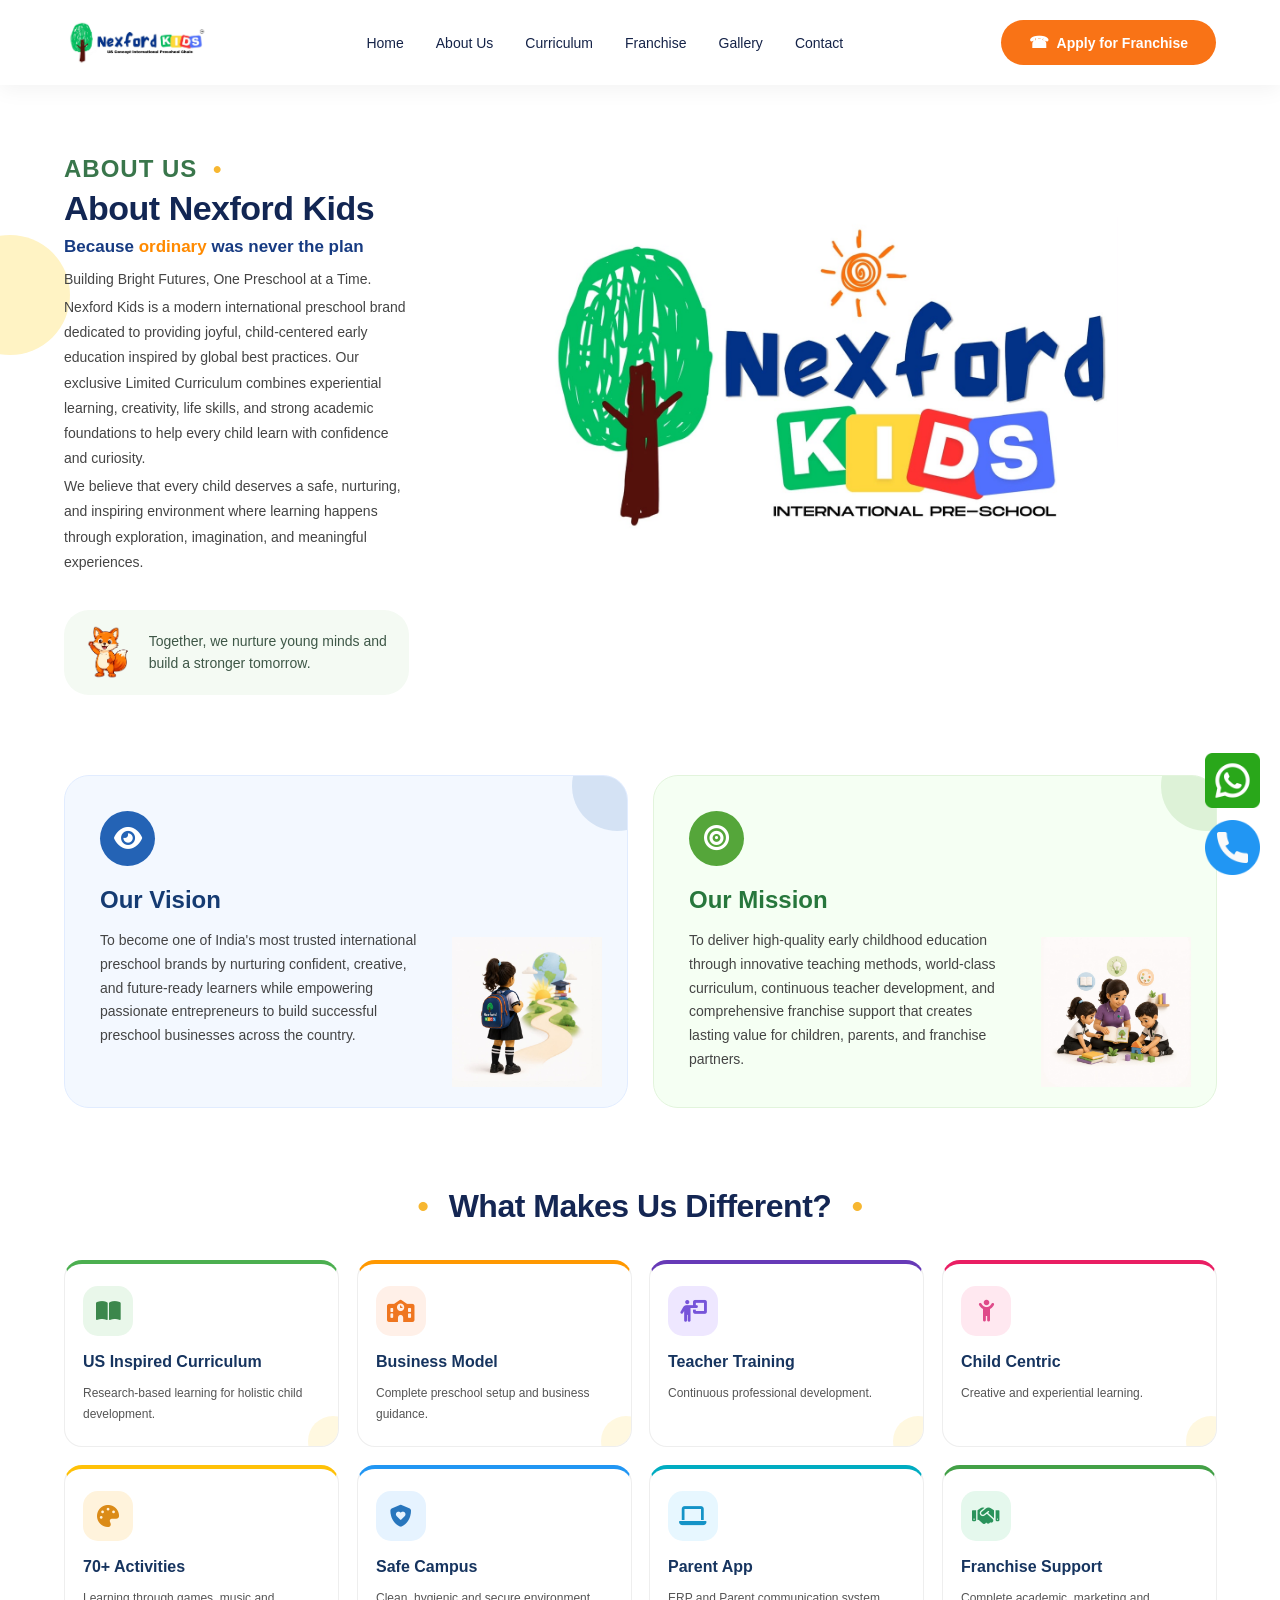
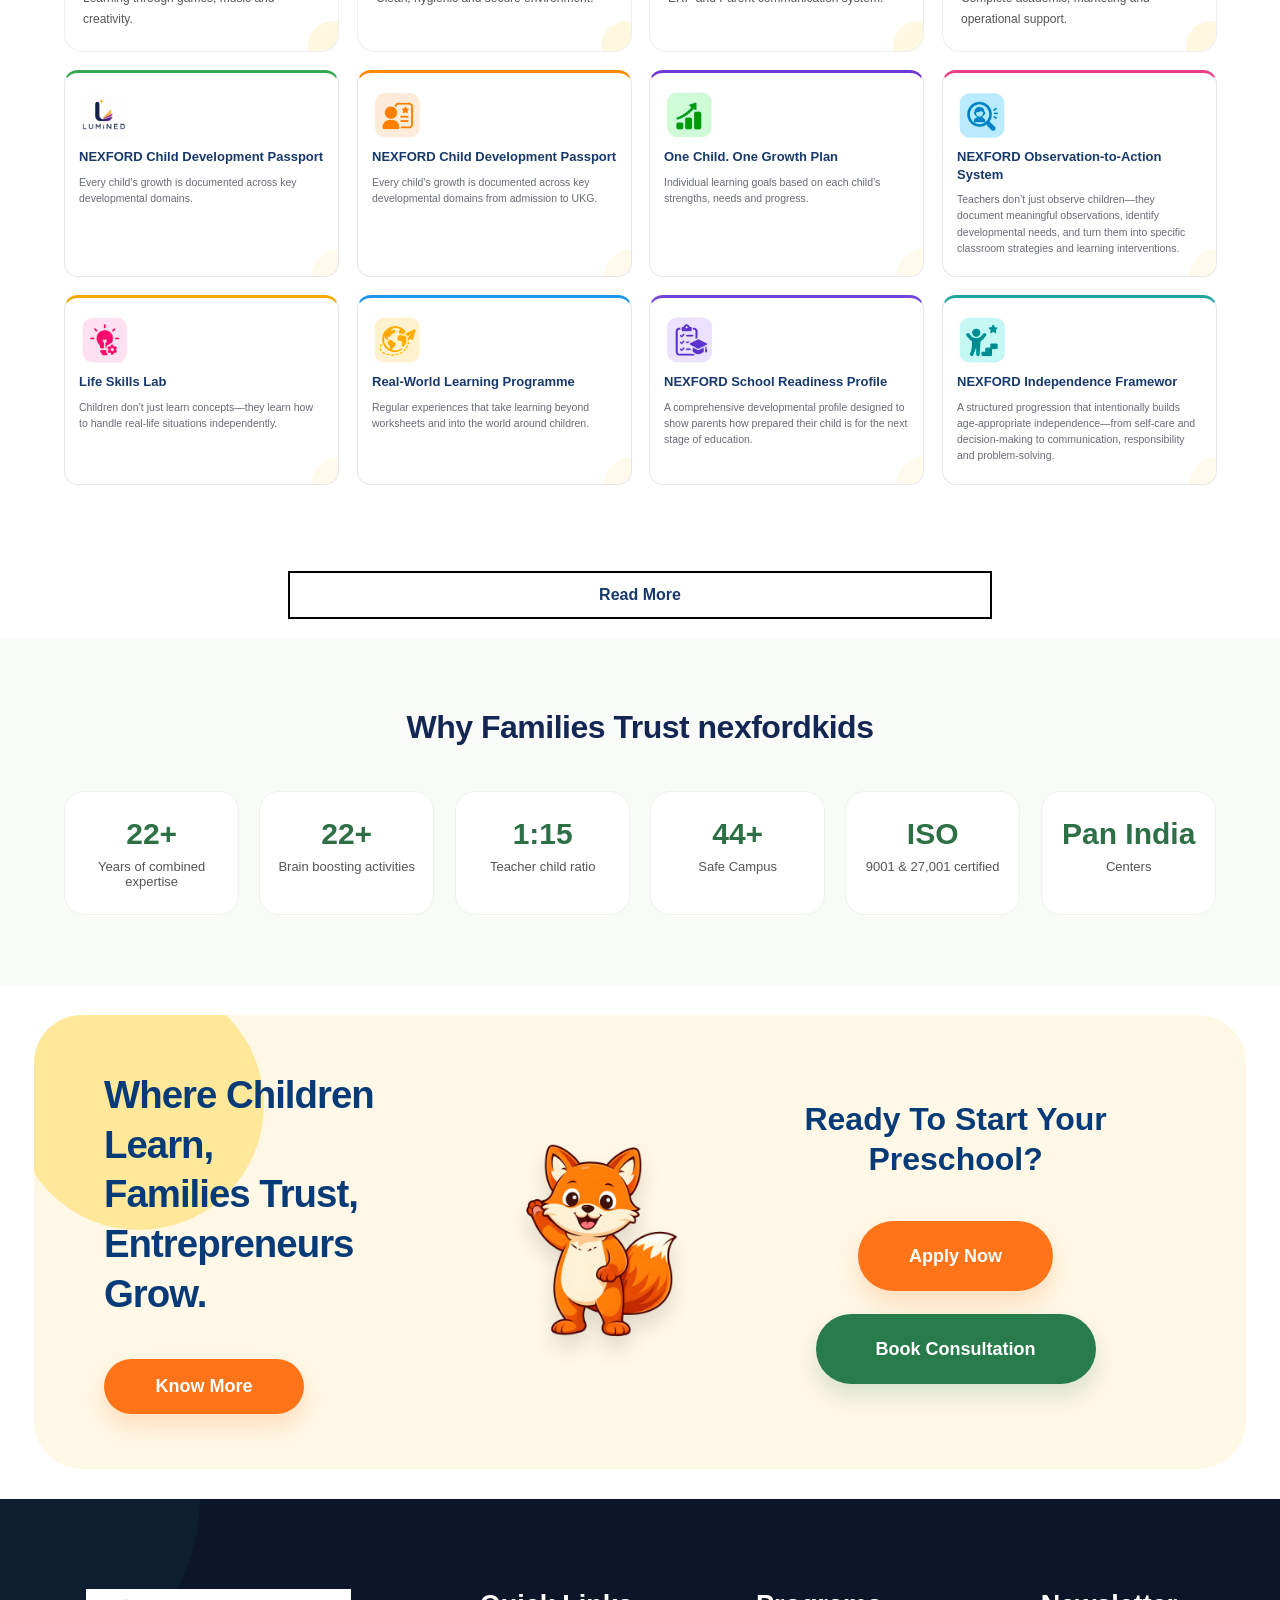
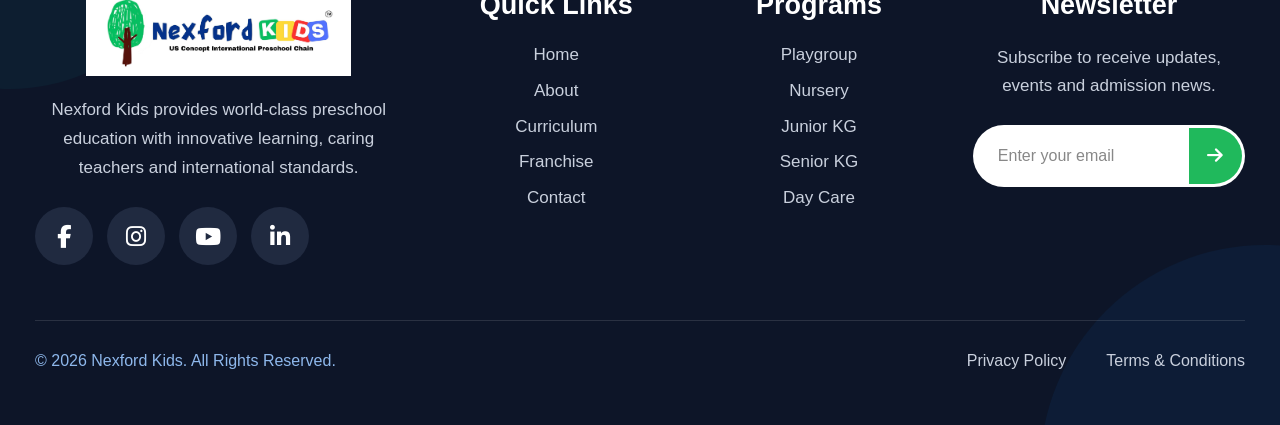
<file: about.html>
<!DOCTYPE html>
<html lang="en">

<head>
    
    <meta charset="UTF-8">
    <meta name="viewport" content="width=device-width, initial-scale=1.0">

    <title>About Us | Nextford Kids Preschool</title>

    <!-- Google Font -->
    <link href="https://fonts.googleapis.com/css2?family=Poppins:wght@300;400;500;600;700;800&display=swap" rel="stylesheet">

    <!-- Font Awesome -->
    <link rel="stylesheet"
        href="https://cdnjs.cloudflare.com/ajax/libs/font-awesome/6.7.1/css/all.min.css">

    <style>

        /*=========================================
GLOBAL SETTINGS
=========================================*/

*{
    margin:0;
    padding:0;
    box-sizing:border-box;
}

html{
    scroll-behavior:smooth;
}

body{

    font-family:'Poppins',sans-serif;
    color:#1d2948;
    background:#ffffff;
    overflow-x:hidden;

}


.container{

    width:90%;
    max-width:1200px;
    margin:auto;

}


img{

    max-width:100%;
    display:block;

}


a{

    text-decoration:none;
    color:inherit;

}


ul{

    list-style:none;

}



/*=========================================
HEADER
=========================================*/


.header{

    width:100%;
    background:#ffffff;
    position:sticky;
    top:0;
    z-index:999;

    box-shadow:0 5px 20px rgba(0,0,0,0.05);

}


.header .container{

    height:85px;
    display:flex;
    align-items:center;
    justify-content:space-between;

}



/* LOGO */

.logo img{

    width:145px;

}




/* NAVIGATION */


.navbar ul{

    display:flex;
    align-items:center;
    gap:32px;

}


.navbar ul li a{

    font-size:14px;
    font-weight:500;
    color:#152348;
    position:relative;
    transition:.3s;

}


.navbar ul li a:hover,
.navbar ul li a.active{

    color:#2d7045;

}



.navbar ul li a.active::after{

    content:"";
    position:absolute;

    width:35px;
    height:3px;

    background:#2d7045;

    bottom:-12px;
    left:50%;

    transform:translateX(-50%);

    border-radius:10px;

}





/* FRANCHISE BUTTON */


.btn{

    display:inline-flex;
    align-items:center;
    justify-content:center;

    padding:13px 28px;

    border-radius:35px;

    background:#f97316;

    color:white;

    font-size:14px;
    font-weight:600;

    transition:.3s;

}



.btn:hover{

    transform:translateY(-3px);

    box-shadow:0 12px 25px rgba(249,115,22,.3);

}



.franchise-btn{

    gap:8px;

}



.franchise-btn::before{

    content:"☎";

    font-size:16px;

}



/* MOBILE MENU */


.menu-btn{

    display:none;

    font-size:25px;

    color:#18315d;

    cursor:pointer;

}




/*=========================================
ABOUT HERO SECTION
=========================================*/


.about-hero{

    padding:70px 0 40px;

    position:relative;

    overflow:hidden;

}



.about-hero .container{

    display:flex;

    align-items:center;

    justify-content:space-between;

    gap:40px;

}



/* LEFT CONTENT */


.hero-left{

    width:45%;

}



.small-title{

    display:inline-block;

    color:#39764b;

    font-size:24px;

    font-weight:700;

    letter-spacing:1px;

    margin-bottom:10px;

}



.small-title::after{

    content:"•";

    color:#f7b731;

    margin-left:8px;

}



.hero-left h1{

    font-size:48px;

    line-height:1.2;

    font-weight:800;

    color:#122653;

    margin-bottom:10px;

}



.hero-left h2{

    font-size:20px;

    font-weight:600;

    color:#173B82;

    margin-bottom:25px;

    .orange-word{
    color:#FF8A00;
}

}



.hero-left p{

    font-size:14px;

    line-height:1.8;

    color:#444;

    margin-bottom:3px;

    max-width:480px;

}




/* QUOTE BOX */


.quote-box{

    margin-top:35px;

    width:390px;

    min-height:80px;

    background:#f4faf3;

    border-radius:25px;

    display:flex;

    align-items:center;

    padding:15px;

    position:relative;

}



.quote-img{

    width:90px;

    margin-right:15px;

}


.quote-text{

    font-size:14px;

    font-weight:500;

    color:#3e5747;

    line-height:1.6;

}



/*=========================================
HERO IMAGE
=========================================*/


.hero-right{

    width:55%;

}



.hero-image{

    position:relative;

    padding:20px;

}



.hero-image::before{
    display:none;
}



.hero-image img{

    width:100%;

    border-radius:100px 0 100px 0;

    object-fit:cover;

}




/*=========================================
HERO RESPONSIVE
=========================================*/


@media(max-width:992px){


.header .container{

    height:75px;

}


.navbar{

    display:none;

}


.menu-btn{

    display:block;

}



.franchise-btn{

    display:none;

}



.about-hero .container{

    flex-direction:column;

}



.hero-left,
.hero-right{

    width:100%;

}



.hero-left{

    text-align:center;

}



.hero-left p{

    margin-left:auto;
    margin-right:auto;

}



.quote-box{

    margin-left:auto;
    margin-right:auto;

}


.hero-image{

    margin-top:0px;

}



}



@media(max-width:600px){

    /* =========================================
       MOBILE ABOUT HERO ORDER
    ========================================= */

    .about-hero .container{
        display:flex;
        flex-direction:column;
    }

    /* Allow the contents of hero-left
       to be reordered on mobile */
     .hero-left{
    display:contents;
}
    .hero-left p{
    margin-bottom:0px !important;
}
    }

    /* 1. ABOUT US */
    .small-title{
        order:1;
    }

    /* 2. ABOUT NEXFORD KIDS */
    .hero-left h1{
        order:2;
        font-size:34px;
    }

    /* 3. BECAUSE ORDINARY... */
    .hero-left h2{
    order:3;
    font-size:17px;
    margin-bottom:5px;
}

    /* 4. MAIN IMAGE */
/* 4. MAIN IMAGE */
.hero-right{
    order:4 !important;
    width:100%;
    margin-top:-70px !important;
    margin-bottom:-100 !important;
    padding:0 !important;
}
}

.hero-image{
    order:4;
    margin:0 !important;
    padding:0 !important;
}

.hero-image img{
    display:block;
    width:100%;
    height:auto;
    margin:0 auto !important;
}

/* 5. FIRST DESCRIPTION */
.hero-left p:nth-of-type(1){
    order:5;
    margin-top:0 !important;
    margin-bottom:3px !important;
}

/* 6. SECOND DESCRIPTION */
.hero-left p:nth-of-type(2){
    order:6;
    margin-top:0 !important;
    margin-bottom:3px !important;
}

/* 7. THIRD DESCRIPTION */
.hero-left p:nth-of-type(3){
    order:7;
    margin-top:0 !important;
    margin-bottom:3px !important;
}

/* 8. QUOTE */
.hero-left .quote-box{
    order:8;
    width:100%;
}

/*=========================================
VISION & MISSION SECTION
=========================================*/


.vision-mission{

    padding:40px 0 60px;

}



.vision-mission .container{

    display:grid;

    grid-template-columns:repeat(2,1fr);

    gap:25px;

}




/* COMMON CARD */


.card{

    min-height:240px;

    border-radius:25px;

    padding:35px;

    position:relative;

    overflow:hidden;

    transition:.35s;

}



.card:hover{

    transform:translateY(-8px);

    box-shadow:0 20px 40px rgba(0,0,0,.08);

}



/* VISION */


.vision{

    background:#f3f8ff;

    border:1px solid #e1ecff;

}



/* MISSION */


.mission{

    background:#f5fff3;

    border:1px solid #e2f4dc;

}




.card .icon{

    width:55px;

    height:55px;

    border-radius:50%;

    display:flex;

    align-items:center;

    justify-content:center;

    font-size:25px;

    color:white;

    margin-bottom:20px;

}



.vision .icon{

    background:#2463b5;

}



.mission .icon{

    background:#55a63a;

}





.card h2{

    font-size:24px;

    color:#153b72;

    margin-bottom:15px;

    font-weight:700;

}



.mission h2{

    color:#27773c;

}




.card p{

    width:65%;

    font-size:14px;

    line-height:1.7;

    color:#444;

}




.card img{

    position:absolute;

    width:150px;

    right:25px;

    bottom:20px;

}




/*=========================================
FEATURE SECTION
=========================================*/


.features{

    padding:20px 0 70px;

}



.section-title{

    text-align:center;

    margin-bottom:35px;

}



.section-title h2{

    font-size:32px;

    color:#142653;

    font-weight:800;

    position:relative;

    display:inline-block;

}



.section-title h2::before{

    content:"•";

    color:#f7b731;

    margin-right:12px;

}



.section-title h2::after{

    content:"•";

    color:#f7b731;

    margin-left:12px;

}





/* FEATURE GRID */


.feature-grid{

    display:grid;

    grid-template-columns:repeat(4,1fr);

    gap:18px;

}





.feature-card{

    min-height:170px;

    background:white;

    border-radius:18px;

    padding:22px 18px;

    border:1px solid #eeeeee;

    transition:.35s;

    position:relative;

    overflow:hidden;

}



.feature-card:hover{

    transform:translateY(-8px);

    box-shadow:0 15px 35px rgba(0,0,0,.10);

}





.feature-icon{

    width:50px;

    height:50px;

    border-radius:15px;

    display:flex;

    align-items:center;

    justify-content:center;

    font-size:22px;

    margin-bottom:15px;

}





/* ICON COLORS */


.feature-card:nth-child(1) .feature-icon{

    background:#e9f7ea;

    color:#3c874c;

}



.feature-card:nth-child(2) .feature-icon{

    background:#fff0e8;

    color:#ef7620;

}



.feature-card:nth-child(3) .feature-icon{

    background:#eee7ff;

    color:#7654d9;

}



.feature-card:nth-child(4) .feature-icon{

    background:#ffe8f0;

    color:#df4b8a;

}



.feature-card:nth-child(5) .feature-icon{

    background:#fff3dc;

    color:#db8b18;

}



.feature-card:nth-child(6) .feature-icon{

    background:#e6f3ff;

    color:#2876bd;

}



.feature-card:nth-child(7) .feature-icon{

    background:#e7f7ff;

    color:#1493c7;

}



.feature-card:nth-child(8) .feature-icon{

    background:#e5f8ed;

    color:#29935b;

}





.feature-card h3{

    font-size:16px;

    line-height:1.4;

    color:#16345f;

    margin-bottom:10px;

    font-weight:700;

}



.feature-card p{

    font-size:12px;

    line-height:1.7;

    color:#555;

}






/*=========================================
VISION MISSION RESPONSIVE
=========================================*/


@media(max-width:992px){


.vision-mission .container{

    grid-template-columns:1fr;

}



.feature-grid{

    grid-template-columns:repeat(2,1fr);

}



.card img{

    width:120px;

}



}





@media(max-width:600px){


.vision-mission{

    padding-top:20px;

}



.card{

    padding:25px;

}



.card p{

    width:100%;

}



.card img{

    opacity:.25;

    width:130px;

}



.section-title h2{

    font-size:25px;

}



.feature-grid{

    grid-template-columns:1fr;

}



.feature-card{

    min-height:auto;

}



}

/*=========================================
STATISTICS SECTION
=========================================*/


.stats{

    padding:70px 0;

    background:#f8fbf7;

    position:relative;

}



.stats h2{

    text-align:center;

    font-size:32px;

    color:#142653;

    font-weight:800;

    margin-bottom:45px;

}



.stats-grid{

    display:grid;

    grid-template-columns:repeat(6,1fr);

    gap:20px;

}



.stat{

    background:white;

    border-radius:20px;

    padding:25px 15px;

    text-align:center;

    border:1px solid #edf2eb;

    transition:.35s;

}



.stat:hover{

    transform:translateY(-8px);

    box-shadow:0 15px 35px rgba(0,0,0,.08);

}



.stat h3{

    font-size:30px;

    font-weight:800;

    color:#2d7045;

    margin-bottom:8px;

}



.stat p{

    font-size:13px;

    color:#555;

    font-weight:500;

}

/* =========================================
   LAST 8 CARDS - DIFFERENT COLOR THEMES
========================================= */

.feature-card:nth-child(n + 9) {
    position: relative;
    background: #ffffff;
    border: 1px solid #e5e7eb;
    border-radius: 14px;
    padding: 17px 14px 20px;
    overflow: hidden;

    transition:
        transform 0.3s ease,
        box-shadow 0.3s ease;
}


/* HOVER */

.feature-card:nth-child(n + 9):hover {
    transform: translateY(-5px);
    box-shadow: 0 10px 25px rgba(15, 23, 42, 0.12);
}


/* =========================================
   COMMON ICON
========================================= */

.feature-card:nth-child(n + 9) .feature-icon {
    width: 38px;
    height: 38px;

    display: flex;
    align-items: center;
    justify-content: center;

    border-radius: 11px;
    margin-bottom: 10px;

    font-size: 18px;
}


/* =========================================
   COMMON TITLE
========================================= */

.feature-card:nth-child(n + 9) h3 {
    color: #17396b;
    font-size: 13px;
    font-weight: 700;
    line-height: 1.35;
    margin: 0 0 8px;
}


/* =========================================
   COMMON DESCRIPTION
========================================= */

.feature-card:nth-child(n + 9) p {
    color: #666b73;
    font-size: 10.5px;
    line-height: 1.55;
    margin: 0;
}


/* =========================================
   YELLOW CORNER
========================================= */

.feature-card:nth-child(n + 9)::after {
    content: "";

    position: absolute;

    width: 28px;
    height: 28px;

    right: -1px;
    bottom: -1px;

    background: #fff6d8;

    border-radius: 28px 0 0 0;
}


/* =========================================
   LAST 8 CARDS
========================================= */

.last-eight-card {
    position: relative;
    background: #ffffff;
    border: 1px solid #e1e5ea;
    border-radius: 12px;

    padding: 14px 12px;
    min-height: 150px;

    overflow: hidden;
    box-sizing: border-box;

    transition: 0.25s ease;
}


/* =========================================
   TOP BORDER COLORS
========================================= */

.last-eight-card:nth-child(1) {
    border-top: 2px solid #39a852;
}

.last-eight-card:nth-child(2) {
    border-top: 2px solid #ff8a00;
}

.last-eight-card:nth-child(3) {
    border-top: 2px solid #20a447;
}

.last-eight-card:nth-child(4) {
    border-top: 2px solid #159fe5;
}

.last-eight-card:nth-child(5) {
    border-top: 2px solid #ed3b83;
}

.last-eight-card:nth-child(6) {
    border-top: 2px solid #f2a900;
}

.last-eight-card:nth-child(7) {
    border-top: 2px solid #7545d4;
}

.last-eight-card:nth-child(8) {
    border-top: 2px solid #12a5a0;
}


/* =========================================
   IMAGE
   NO BACKGROUND
========================================= */

.last-eight-card .feature-image {
    width: 38px;
    height: 38px;

    margin-bottom: 8px;

    padding: 0;

    background: none !important;
    border: none !important;
    border-radius: 0 !important;

    display: flex;
    align-items: center;
    justify-content: flex-start;

    overflow: visible;
}


/* =========================================
   YOUR ACTUAL IMAGE
========================================= */

.last-eight-card .feature-image img {
    width: 32px;
    height: 32px;

    display: block;

    object-fit: contain;

    background: none !important;

    border: none !important;
    border-radius: 0 !important;

    padding: 0;
    margin: 0;
}


/* =========================================
   TITLE
========================================= */

.last-eight-card h3 {
    margin: 0 0 6px;

    color: #17396b;

    font-size: 11px;
    font-weight: 700;

    line-height: 1.3;
}


/* =========================================
   DESCRIPTION
========================================= */

.last-eight-card p {
    margin: 0;

    color: #666666;

    font-size: 8.5px;

    line-height: 1.45;
}


/* =========================================
   REMOVE YELLOW CORNER
========================================= */

.last-eight-card::after {
    display: none !important;
}


/* =========================================
   HOVER
========================================= */

.last-eight-card:hover {
    transform: translateY(-3px);

    box-shadow:
        0 8px 20px rgba(0, 0, 0, 0.08);
}

/* =========================================
   LAST 8 - IMAGE ONLY
========================================= */

.last-eight-card .feature-image {
    width: 50px;
    height: 50px;

    display: flex;
    align-items: center;
    justify-content: flex-start;

    margin-bottom: 8px;
    padding: 0;

    background: transparent !important;

    border: none !important;
    border-radius: 0 !important;

    overflow: visible;
}


/* ACTUAL IMAGE ONLY */

.last-eight-card .feature-image img {
    width: 50px;
    height: 50px;

    display: block;

    object-fit: contain;

    background: transparent !important;

    border: none !important;
    border-radius: 0 !important;

    padding: 0;
    margin: 0;
}

/* =========================================
   TITLE
========================================= */

.last-eight-card h3 {
    margin: 0 0 8px;

    color: #17396b;

    font-size: 13px;

    font-weight: 700;

    line-height: 1.35;
}


/* =========================================
   DESCRIPTION
========================================= */

.last-eight-card p {
    margin: 0;

    color: #666b73;

    font-size: 10.5px;

    line-height: 1.55;
}


/* =========================================
   DIFFERENT TOP BORDER COLORS
========================================= */


/* =========================================
   LAST 8 TOP BORDER COLORS
========================================= */

.feature-card:nth-child(9) {
    border-top: 3px solid #35a853;
}

.feature-card:nth-child(10) {
    border-top: 3px solid #ff8a00;
}

.feature-card:nth-child(11) {
    border-top: 3px solid #7139d6;
}

.feature-card:nth-child(12) {
    border-top: 3px solid #ed3d83;
}

.feature-card:nth-child(13) {
    border-top: 3px solid #f2a900;
}

.feature-card:nth-child(14) {
    border-top: 3px solid #2196e8;
}

.feature-card:nth-child(15) {
    border-top: 3px solid #7445d8;
}

.feature-card:nth-child(16) {
    border-top: 3px solid #20a59f;
}

/* =====================================================
   DESCRIPTION
===================================================== */

.last-eight-card p {
    margin: 0;

    color: #666666;

    font-size: 8px;

    line-height: 1.45;
}


/* =====================================================
   REMOVE LARGE DECORATIVE SHAPE
===================================================== */

.last-eight-card::after {
    display: none;
}


/* =====================================================
   COLORED TOP BORDERS
===================================================== */

.last-eight-card:nth-child(1) {
    border-top: 2px solid #35a853;
}

.last-eight-card:nth-child(2) {
    border-top: 2px solid #ff8a00;
}

.last-eight-card:nth-child(3) {
    border-top: 2px solid #7139d6;
}

.last-eight-card:nth-child(4) {
    border-top: 2px solid #ed3d83;
}

.last-eight-card:nth-child(5) {
    border-top: 2px solid #f2a900;
}

.last-eight-card:nth-child(6) {
    border-top: 2px solid #2196e8;
}

.last-eight-card:nth-child(7) {
    border-top: 2px solid #7445d8;
}

.last-eight-card:nth-child(8) {
    border-top: 2px solid #20a59f;
}


/* =====================================================
   TABLET
===================================================== */

@media (max-width: 992px) {

    .last-eight-card {
        padding: 13px 10px;

        min-height: 185px;
    }

    .last-eight-card .feature-image {
    width: 50px;
    height: 50px;
}

.last-eight-card .feature-image img {
    width: 50px;
    height: 50px;
}

    .last-eight-card h3 {
        font-size: 10px;
    }

    .last-eight-card p {
        font-size: 8px;
    }
}


/* =====================================================
   MOBILE
===================================================== */

@media (max-width: 768px) {

    .last-eight-card {
        min-height: 175px;

        padding: 14px 11px;
    }

    .last-eight-card .feature-image {
    width: 50px;
    height: 50px;
}

.last-eight-card .feature-image img {
    width: 50px;
    height: 50px;
}

    .last-eight-card h3 {
        font-size: 11px;
    }

    .last-eight-card p {
        font-size: 9px;
        line-height: 1.5;
    }
}


/* =====================================================
   SMALL MOBILE
===================================================== */

@media (max-width: 480px) {

    .last-eight-card {
        min-height: auto;

        padding: 14px 12px;
    }

    .last-eight-card .feature-image {
    width: 50px;
    height: 50px;
}

.last-eight-card .feature-image img {
    width: 50px;
    height: 50px;
}

    .last-eight-card h3 {
        font-size: 11px;
    }

    .last-eight-card p {
        font-size: 9px;
    }
}

/* =========================================
   LAST 8 CARDS - CORNER CIRCLE
========================================= */

.last-eight-card::after {
    content: "";

    position: absolute;

    width: 50px;
    height: 50px;

    right: -20px;
    bottom: -20px;

    background: #fff2c2;

    border-radius: 50%;

    opacity: 0.5;

    display: block !important;

    pointer-events: none;

    z-index: 0;
}
/*=========================================
CTA SECTION
=========================================*/


.cta{

    padding:70px 0;

}



.cta .container{

    background:#fff7df;

    border-radius:35px;

    padding:45px;

    display:grid;

    grid-template-columns:1fr 220px 1fr;

    align-items:center;

    gap:30px;

    position:relative;

    overflow:hidden;

}



.cta .container::before{

    content:"";

    position:absolute;

    width:180px;

    height:180px;

    background:#ffe99a;

    border-radius:50%;

    left:-50px;

    top:-50px;

}




.cta-left h2{

    font-size:30px;

    line-height:1.4;

    color:#142653;

    margin-bottom:25px;

}



.cta-center{

    display:flex;

    justify-content:center;

}



.cta-center img{

    width:180px;

    animation:float 3s infinite ease-in-out;

}




.cta-right h2{

    font-size:25px;

    color:#142653;

    margin-bottom:25px;

}




.cta-buttons{

    display:flex;

    gap:15px;

}



.secondary{

    background:#2d7045;

}





/* FLOATING IMAGE ANIMATION */


@keyframes float{


0%{

    transform:translateY(0);

}


50%{

    transform:translateY(-12px);

}


100%{

    transform:translateY(0);

}


}




/*=========================================
FOOTER
=========================================*/


footer{

    background:#142653;

    padding:25px 0;

    text-align:center;

}



footer p{

    color:white;

    font-size:14px;

}





/*=========================================
SCROLL ANIMATION CLASSES
=========================================*/


.fade-up{

    opacity:0;

    transform:translateY(40px);

    transition:.8s;

}



.fade-up.show{

    opacity:1;

    transform:translateY(0);

}




/*=========================================
FINAL RESPONSIVE DESIGN
=========================================*/


@media(max-width:1100px){


.stats-grid{

    grid-template-columns:repeat(3,1fr);

}


.cta .container{

    grid-template-columns:1fr;

    text-align:center;

}



.cta-buttons{

    justify-content:center;

}



}





@media(max-width:768px){



.stats{

    padding:50px 0;

}



.stats h2{

    font-size:25px;

}



.stats-grid{

    grid-template-columns:repeat(2,1fr);

}



.cta{

    padding:40px 0;

}



.cta .container{

    padding:30px 20px;

}



.cta-left h2{

    font-size:24px;

}



.cta-right h2{

    font-size:22px;

}



.cta-buttons{

    flex-direction:column;

}



}





@media(max-width:450px){


.stats-grid{

    grid-template-columns:1fr;

}



.stat h3{

    font-size:26px;

}



}





/*=========================================
EXTRA DECORATIONS
=========================================*/


.card::after{

    content:"";

    position:absolute;

    width:90px;

    height:90px;

    border-radius:50%;

    right:-35px;

    top:-35px;

    opacity:.15;

}



.vision::after{

    background:#2463b5;

}



.mission::after{

    background:#55a63a;

}





.feature-card::after{

    content:"";

    position:absolute;

    width:50px;

    height:50px;

    border-radius:50%;

    background:#fff2c2;

    right:-20px;

    bottom:-20px;

    opacity:.5;

}





/*=========================================
BUTTON ACTIVE EFFECT
=========================================*/


.btn:active{

    transform:scale(.95);

}




/*=========================================
SMOOTH PAGE REVEAL
=========================================*/


section{

    animation:pageFade .7s ease;

}



@keyframes pageFade{


from{

opacity:0;

transform:translateY(20px);

}


to{

opacity:1;

transform:translateY(0);

}


}

/* =========================================
   MOBILE RIGHT SIDE DRAWER MENU
========================================= */

@media(max-width:992px){

    .navbar.show{

        display:block;

        position:fixed;

        top:75px;

        right:0;

        left:auto;

        /* 60% OF SCREEN */
        width:60vw;

        /* FULL AVAILABLE HEIGHT */
        height:calc(100vh - 75px);

        background:white;

        padding:35px 20px;

        box-shadow:-10px 0 30px rgba(0,0,0,.12);

        z-index:998;

        overflow-y:auto;

        animation:menuSlideIn .3s ease forwards;
    }


    .navbar.show ul{

        display:flex;

        flex-direction:column;

        align-items:center;

        justify-content:flex-start;

        gap:30px;

        width:100%;
    }


    .navbar.show ul li{

        width:100%;

        text-align:center;
    }


    .navbar.show ul li a{

        display:inline-block;

        font-size:17px;

        font-weight:500;

        color:#152348;

        padding:5px 10px;
    }


    .navbar.show ul li a:hover{

        color:#2d7045;
    }

}


/* =========================================
   MENU SLIDE IN
========================================= */

@keyframes menuSlideIn{

    from{
        transform:translateX(100%);
    }

    to{
        transform:translateX(0);
    }

}




/* BUTTON RIPPLE */


.btn{

    position:relative;

    overflow:hidden;

}



.ripple{

    position:absolute;

    width:20px;

    height:20px;

    background:rgba(255,255,255,.5);

    border-radius:50%;

    transform:scale(0);

    animation:rippleEffect .6s linear;

}



@keyframes rippleEffect{


to{

transform:scale(8);

opacity:0;

}


}

/*=========================================
FINAL PREMIUM POLISH
=========================================*/


/* Floating Background Shapes */


.about-hero .container::before{

    content:"";

    position:absolute;

    width:120px;

    height:120px;

    background:#fff3c4;

    border-radius:50%;

    left:-50px;

    top:150px;

    z-index:-1;

}



.hero-section::before {
    display: none !important;
}


/* Feature Card Top Line */


.feature-card{

    border-top:4px solid transparent;

}



.feature-card:nth-child(1){

    border-top-color:#4caf50;

}


.feature-card:nth-child(2){

    border-top-color:#ff9800;

}


.feature-card:nth-child(3){

    border-top-color:#673ab7;

}


.feature-card:nth-child(4){

    border-top-color:#e91e63;

}


.feature-card:nth-child(5){

    border-top-color:#ffc107;

}


.feature-card:nth-child(6){

    border-top-color:#2196f3;

}


.feature-card:nth-child(7){

    border-top-color:#00acc1;

}


.feature-card:nth-child(8){

    border-top-color:#43a047;

}






/* Better Image Hover */


.hero-image img{

    transition:.5s;

}



.hero-image:hover img{

    transform:scale(1.03);

}






/* CTA Glow */


.cta .btn{

    box-shadow:0 10px 25px rgba(249,115,22,.25);

}





/* Better Typography */


.hero-left h1,
.stats h2,
.section-title h2,
.cta h2{

    letter-spacing:-.5px;

}






/* Smooth Card Animation */


.card,
.feature-card,
.stat{

    will-change:transform;

}






/* Custom Scroll Bar */


::-webkit-scrollbar{

    width:10px;

}


::-webkit-scrollbar-track{

    background:#f5f5f5;

}



::-webkit-scrollbar-thumb{

    background:#2d7045;

    border-radius:20px;

}



::-webkit-scrollbar-thumb:hover{

    background:#f97316;

}





/* Mobile Image Fix */


@media(max-width:600px){


.hero-image::before{

    border-radius:60px 0 60px 0;

}



.hero-image::before{
    display:none;
}


}

#topBtn{

position:fixed;

right:25px;

bottom:25px;

width:50px;

height:50px;

border:none;

border-radius:50%;

background:#f97316;

color:white;

font-size:20px;

cursor:pointer;

opacity:0;

visibility:hidden;

transition:.3s;

z-index:999;

}


#topBtn.show{

opacity:1;

visibility:visible;

}


#topBtn:hover{

transform:translateY(-5px);

}

/* =========================================
   MOBILE APPLY FRANCHISE BUTTON
   ========================================= */

.mobile-apply {
    display: none !important;
}

@media (max-width: 992px) {

    .mobile-apply {
        display: block !important;
        width: 100% !important;
        margin-top: 8px !important;
    }

    .mobile-apply a {
        display: flex !important;
        align-items: center !important;
        justify-content: center !important;
        gap: 8px !important;

        background: #ff7418 !important;
        color: #ffffff !important;

        padding: 11px 15px !important;

        border-radius: 25px !important;

        font-size: 15px !important;
        font-weight: 600 !important;

        width: 100% !important;

        box-shadow: 0 8px 20px rgba(255,116,24,.20) !important;
    }

    .mobile-apply a:hover {
        background: #e96510 !important;
        color: #ffffff !important;
    }

}

/* ABOUT PAGE - REDUCE LOGO SIZE */
.hero-right img{
    width:85% !important;
    max-width:570px !important;
    height:auto !important;

    /* Move image down */
    margin-top:10px !important;

    /* Space between image and paragraph */
    margin-bottom:35px !important;
}

/* =========================================
   ABOUT SECTION - REDUCE TEXT SPACING
   ========================================= */

.small-title{
    margin-bottom:5px !important;
}

.hero-left h1{
    margin-top:0 !important;
    margin-bottom:8px !important;
}

.hero-left h2{
    margin-top:0 !important;
    margin-bottom:10px !important;
}


/* =========================================
   MOBILE
   ========================================= */

@media (max-width:768px){

    .small-title{
        margin-bottom:3px !important;
    }

    .hero-left h1{
        margin-top:-2px !important;
        margin-bottom:4px !important;
    }

    .hero-left h2{
        margin-top:0 !important;
        margin-bottom:4px !important;
    }

}

/* =========================================================
   NEXFORD KIDS - FINAL MOBILE MENU OVERRIDE
   Paste this at the VERY END of your existing CSS
   No previous CSS changes required
========================================================= */

@media (max-width: 992px) {

    /* =========================================
       MOBILE HEADER
    ========================================= */

    .header {
        position: sticky !important;
        top: 0 !important;
        width: 100% !important;
        z-index: 10000 !important;
        background: #ffffff !important;
    }

    .header .container {
        height: 75px !important;
    }


    /* =========================================
       LOGO
    ========================================= */

    .header .logo img {
        width: 145px !important;
        height: auto !important;
    }


    /* =========================================
       HAMBURGER
    ========================================= */

    .menu-btn {
        display: flex !important;
        align-items: center !important;
        justify-content: center !important;

        width: 48px !important;
        height: 48px !important;

        font-size: 38px !important;
        color: #152f5f !important;

        cursor: pointer !important;

        z-index: 10002 !important;

        flex-shrink: 0 !important;
    }

    .menu-btn i {
        color: #152f5f !important;
        font-size: 38px !important;
    }


    /* =========================================
       DISABLE OLD NAVBAR MOBILE STYLING
       AND CREATE NEW RIGHT DRAWER
    ========================================= */

    .navbar.show {

        display: block !important;

        position: fixed !important;

        top: 75px !important;
        right: 0 !important;
        left: auto !important;

        width: 60vw !important;
        max-width: 60vw !important;
        min-width: 60vw !important;

        height: calc(100vh - 75px) !important;

        background: #ffffff !important;

        padding: 38px 22px 40px 56px !important;

        margin: 0 !important;

        box-sizing: border-box !important;

        box-shadow: -10px 0 30px rgba(0,0,0,.10) !important;

        z-index: 9999 !important;

        overflow-y: auto !important;
        overflow-x: hidden !important;

        animation: nexfordMobileMenu .30s ease forwards !important;
    }


    /* =========================================
       MENU LIST
    ========================================= */

    .navbar.show ul {

        display: flex !important;

        flex-direction: column !important;

        align-items: flex-start !important;

        justify-content: flex-start !important;

        width: 100% !important;

        height: auto !important;

        gap: 29px !important;

        margin: 0 !important;

        padding: 0 !important;

        list-style: none !important;
    }


    /* =========================================
       MENU ITEMS
    ========================================= */

    .navbar.show ul li {

        display: block !important;

        width: 100% !important;

        margin: 0 !important;

        padding: 0 !important;

        text-align: left !important;
    }


    /* =========================================
       MENU LINKS
    ========================================= */

    .navbar.show ul li a {

        display: inline-block !important;

        position: relative !important;

        width: auto !important;

        padding: 0 !important;

        margin: 0 !important;

        font-family: inherit !important;

        font-size: 18px !important;

        line-height: 1.3 !important;

        font-weight: 500 !important;

        color: #152348 !important;

        text-align: left !important;

        text-decoration: none !important;

        white-space: nowrap !important;

        background: transparent !important;

        border: none !important;

        box-shadow: none !important;

        transition: color .25s ease !important;
    }


    /* =========================================
       HOVER
    ========================================= */

    .navbar.show ul li a:hover {

        color: #2d7045 !important;

        background: transparent !important;
    }


    /* =========================================
       ACTIVE PAGE
    ========================================= */

    .navbar.show ul li a.active {

        color: #2d7045 !important;

        font-weight: 500 !important;

        background: transparent !important;
    }


    /* ACTIVE GREEN UNDERLINE */

    .navbar.show ul li a.active::after {

        content: "" !important;

        position: absolute !important;

        left: 0 !important;

        bottom: -12px !important;

        width: 70px !important;

        height: 4px !important;

        background: #2d7045 !important;

        border-radius: 10px !important;

        display: block !important;
    }


    /* Disable any old active underline */

    .navbar.show ul li a.active::before {

        display: none !important;

        content: none !important;
    }


    /* =========================================
       APPLY FOR FRANCHISE
    ========================================= */

    .navbar.show ul li.mobile-apply {

        display: block !important;

        width: 100% !important;

        margin: 4px 0 0 0 !important;

        padding: 0 !important;
    }


    .navbar.show ul li.mobile-apply a {

        display: flex !important;

        align-items: center !important;

        justify-content: center !important;

        gap: 10px !important;

        width: 100% !important;

        min-height: 72px !important;

        padding: 10px 12px !important;

        box-sizing: border-box !important;

        background: #ff7418 !important;

        color: #ffffff !important;

        border-radius: 25px !important;

        font-size: 17px !important;

        line-height: 1.05 !important;

        font-weight: 700 !important;

        text-align: center !important;

        white-space: normal !important;

        box-shadow: 0 10px 25px rgba(255,116,24,.20) !important;
    }


    .navbar.show ul li.mobile-apply a i {

        display: inline-block !important;

        color: #ffffff !important;

        font-size: 24px !important;

        flex-shrink: 0 !important;
    }


    .navbar.show ul li.mobile-apply a:hover {

        background: #e96510 !important;

        color: #ffffff !important;
    }


    /* =========================================
       DESKTOP APPLY BUTTON HIDDEN ON MOBILE
    ========================================= */

    .franchise-btn {

        display: none !important;
    }

}


/* =========================================================
   MENU SLIDE ANIMATION
========================================================= */

@keyframes nexfordMobileMenu {

    from {
        transform: translateX(100%) !important;
    }

    to {
        transform: translateX(0) !important;
    }
}


/* =========================================================
   SMALL MOBILE
========================================================= */

@media (max-width: 480px) {

    .header .container {
        height: 72px !important;
    }

    .header .logo img {
        width: 135px !important;
    }

    .menu-btn {
        width: 44px !important;
        height: 44px !important;
    }

    .menu-btn i {
        font-size: 35px !important;
    }

    .navbar.show {

        top: 72px !important;

        width: 60vw !important;
        max-width: 60vw !important;
        min-width: 60vw !important;

        height: calc(100vh - 72px) !important;

        padding: 34px 18px 30px 40px !important;
    }

    .navbar.show ul {

        gap: 27px !important;
    }

    .navbar.show ul li a {

        font-size: 17px !important;
    }

    .navbar.show ul li.mobile-apply a {

        min-height: 68px !important;

        font-size: 16px !important;
    }

    @media (max-width: 992px) {

    .navbar.show ul li a.active::after {
        content: "" !important;

        position: absolute !important;

        left: 0 !important;
        right: auto !important;

        bottom: -12px !important;

        width: 70px !important;
        height: 4px !important;

        background: #2d7045 !important;

        border-radius: 10px !important;

        margin: 0 !important;

        transform: none !important;
    }
}

/* Hide Back-to-Top orange button without deleting code */
#topBtn {
    display: none !important;
    visibility: hidden !important;
    opacity: 0 !important;
    pointer-events: none !important;
}

/* FORCE REMOVE BACK-TO-TOP ORANGE ARROW */
#topBtn,
#topBtn.show {
    display: none !important;
    visibility: hidden !important;
    opacity: 0 !important;
    width: 0 !important;
    height: 0 !important;
    pointer-events: none !important;
}

/* REMOVE ONLY THE ORANGE FLOATING BUTTON */
.floating-call-bg,
.call-bg,
.phone-bg,
.orange-call,
.orange-button {
    display: none !important;
}

/* REMOVE ORANGE CIRCLE ONLY */
.call-btn,
.call-btn::before,
.call-btn::after {
    display: none !important;
    visibility: hidden !important;
    opacity: 0 !important;
    pointer-events: none !important;
}

/* =========================================================
   FINAL NEXFORD LOGO MOBILE FIX
   ========================================================= */

@media (max-width: 768px) {

    .hero-right {
        width: 100% !important;
        max-width: 100% !important;
        padding: 0 !important;
        margin: 0 !important;
        box-sizing: border-box !important;
        overflow: visible !important;
    }

    .hero-image {
        width: 100% !important;
        max-width: 100% !important;
        padding: 0 20px !important;
        margin: 0 auto !important;
        box-sizing: border-box !important;
        overflow: visible !important;
    }

    .hero-image img {
        display: block !important;

        /* IMPORTANT */
        width: 100% !important;
        max-width: 340px !important;
        height: auto !important;

        min-width: 0 !important;
        margin: 0 auto !important;

        object-fit: contain !important;
        object-position: center !important;

        transform: none !important;
    }
}


/* =========================================================
   SMALL PHONES
   ========================================================= */

@media (max-width: 480px) {

    .hero-image {
        padding-left: 15px !important;
        padding-right: 15px !important;
    }

    .hero-image img {
        width: 100% !important;
        max-width: 330px !important;
        height: auto !important;
    }
}


/* =========================================================
   VERY SMALL PHONES
   ========================================================= */

@media (max-width: 360px) {

    .hero-image {
        padding-left: 10px !important;
        padding-right: 10px !important;
    }

    .hero-image img {
        width: 100% !important;
        max-width: 320px !important;
        height: auto !important;
    }
}

/* =========================================================
   FINAL NEXFORD KIDS LOGO FIX
   Paste this at the VERY BOTTOM of CSS
   ========================================================= */

/* ---------- DESKTOP ---------- */

.hero-right {
    display: flex !important;
    justify-content: center !important;
    align-items: center !important;
    box-sizing: border-box !important;
}

.hero-image {
    width: 100% !important;
    display: flex !important;
    justify-content: center !important;
    align-items: center !important;
    box-sizing: border-box !important;
}

.hero-right img {
    width: 85% !important;
    max-width: 570px !important;
    height: auto !important;
    display: block !important;
    margin: 10px auto 35px auto !important;
    object-fit: contain !important;
    object-position: center !important;
}


/* =========================================================
   MOBILE
   ========================================================= */

@media (max-width: 600px) {

    .hero-right {
        width: 100% !important;
        max-width: 100% !important;
        padding: 0 !important;
        margin: 0 !important;
        display: flex !important;
        justify-content: center !important;
        align-items: center !important;
        overflow: visible !important;
        box-sizing: border-box !important;
    }

    .hero-image {
        width: 100% !important;
        max-width: 100% !important;
        padding: 0 12px !important;
        margin: 0 !important;
        display: flex !important;
        justify-content: center !important;
        align-items: center !important;
        overflow: visible !important;
        box-sizing: border-box !important;
    }

    .hero-right img,
    .hero-image img {
        width: 100% !important;
        max-width: 350px !important;
        min-width: 0 !important;
        height: auto !important;

        display: block !important;
        margin: 0 auto 25px auto !important;

        object-fit: contain !important;
        object-position: center !important;

        transform: none !important;
    }
}


/* =========================================================
   SMALL MOBILE
   ========================================================= */

@media (max-width: 400px) {

    .hero-image {
        padding-left: 8px !important;
        padding-right: 8px !important;
    }

    .hero-right img,
    .hero-image img {
        width: 100% !important;
        max-width: 340px !important;
        height: auto !important;
    }
}


/* =========================================================
   VERY SMALL MOBILE
   ========================================================= */

@media (max-width: 360px) {

    .hero-image {
        padding-left: 5px !important;
        padding-right: 5px !important;
    }

    .hero-right img,
    .hero-image img {
        width: 100% !important;
        max-width: 320px !important;
        height: auto !important;
    }
}

/* =========================================
   MOBILE MAIN LOGO - VISUAL SIZE FIX
   ========================================= */

@media (max-width: 600px) {

    .hero-right {
        width: 100% !important;
        padding: 0 !important;
        margin: 0 !important;
        overflow: visible !important;
    }

    .hero-image {
        width: 100% !important;
        padding: 0 !important;
        margin: 0 !important;
        display: flex !important;
        justify-content: center !important;
        overflow: visible !important;
    }

    .hero-image img {
        width: 115% !important;
        max-width: none !important;
        height: auto !important;
        margin: -10px auto 20px auto !important;
        display: block !important;
        object-fit: contain !important;
    }
}

/* =====================================================
   FINAL MOBILE IMAGE FIT - DO NOT REMOVE EXISTING CSS
   ===================================================== */

@media (max-width: 600px) {

    .about-hero .hero-right {
        width: 100% !important;
        max-width: 100% !important;
        padding: 0 !important;
        margin: 0 !important;
        box-sizing: border-box !important;
        overflow: hidden !important;
    }

    .about-hero .hero-image {
        width: 100% !important;
        max-width: 100% !important;
        padding: 0 10px !important;
        margin: 0 auto !important;
        box-sizing: border-box !important;
        display: flex !important;
        justify-content: center !important;
        align-items: center !important;
        overflow: hidden !important;
    }

    .about-hero .hero-right .hero-image img {
        width: 100% !important;
        max-width: 340px !important;
        min-width: 0 !important;
        height: auto !important;

        display: block !important;
        margin: 0 auto 25px auto !important;
        padding: 0 !important;

        object-fit: contain !important;
        object-position: center center !important;

        transform: none !important;
        border-radius: 0 !important;
    }
}


/* Small phones */
@media (max-width: 400px) {

    .about-hero .hero-right .hero-image img {
        max-width: 330px !important;
    }
}


/* Very small phones */
@media (max-width: 360px) {

    .about-hero .hero-right .hero-image img {
        max-width: 310px !important;
    }
}

/* =========================================================
   USE navigation.html FOR MOBILE + TABLET
   ADD THIS AT THE VERY END OF CSS
   ========================================================= */

@media screen and (max-width: 992px) {

    /* Hide the OLD page navigation */
    body > header.header {
        display: none !important;
    }

    /* Hide OLD mobile navigation elements */
    body > .mobile-menu-panel,
    body > .mobile-menu-backdrop,
    body > .mobile-menu-button {
        display: none !important;
    }

    /* Show the NEW navigation.html */
    #navigation {
        display: block !important;
        width: 100% !important;
        position: relative !important;
        z-index: 99999 !important;
    }

    #navigation .nk-responsive-nav {
        display: block !important;
        width: 100% !important;
    }

}


/* =========================================================
   DESKTOP
   Keep your existing desktop header
   ========================================================= */

@media screen and (min-width: 993px) {

    #navigation {
        display: none !important;
    }

}


/* =========================================================
   MOBILE + TABLET
   REDUCE SPACE AFTER NAVIGATION
   ========================================================= */

@media screen and (max-width: 992px) {

    .hero,
    .hero-section,
    #hero {
        margin-top: 0 !important;
    }

    .hero-content {
        margin-top: 0 !important;
    }

}

/* =========================================
   FIX SPACE BETWEEN HEADER AND MAIN HEADING
   ========================================= */

/* Header */
header,
.navbar,
.site-header,
.main-header {
    margin-bottom: 0 !important;
    padding-bottom: 0 !important;
}

/* Header container */
.header-container,
.nav-container,
.navbar-container {
    margin-bottom: 0 !important;
}

/* Main / Hero section */
main,
.hero,
.hero-section,
.banner,
.home-hero {
    margin-top: 0 !important;
    padding-top: 0 !important;
}

/* Remove unwanted first-child spacing */
main > section:first-child,
.hero-section:first-child,
.hero:first-child {
    margin-top: 0 !important;
}

/* Heading */
.hero h1,
.hero-section h1,
.home-hero h1,
main h1 {
    margin-top: 0 !important;
}

/* Mobile */
@media (max-width: 768px) {

    header,
    .navbar,
    .site-header,
    .main-header {
        height: auto !important;
        min-height: 0 !important;
        margin-bottom: 0 !important;
        padding-bottom: 0 !important;
    }

    .hero,
    .hero-section,
    .banner,
    .home-hero,
    main {
        margin-top: 0 !important;
        padding-top: 0 !important;
    }

    .hero h1,
    .hero-section h1,
    .home-hero h1,
    main h1 {
        margin-top: 0 !important;
    }
}


    </style>

</head>

<body>

<div id="navigation"></div>
<!--=========================
HEADER
==========================-->

<header class="header">

    <div class="container">

        <div class="logo">

            <img src="logo1.jpeg" alt="Logo">

        </div>

        <nav class="navbar">

            <ul>

                <li><a href="index.html">Home</a></li>

                <li><a class="active" href="#">About Us</a></li>

                <li><a href="curriculum.html">Curriculum</a></li>

                <li><a href="Franchise.html">Franchise</a></li>

                <li><a href="gallery.html">Gallery</a></li>

                <li><a href="contact.html">Contact</a></li>

                <li class="mobile-apply">
    <a href="apply-franchise.html">
        <i class="fa-solid fa-user-plus"></i>
        Apply for Franchise
    </a>
</li>

            </ul>

        </nav>

        <a href="apply-franchise.html" class="btn franchise-btn">

            Apply for Franchise

        </a>

        <div class="menu-btn">

            <i class="fa-solid fa-bars"></i>

        </div>

    </div>

</header>



<!--=========================
ABOUT HERO
==========================-->

<section class="about-hero">

<div class="container">

<div class="hero-left">

<span class="small-title">

ABOUT US

</span>

<h1>

About Nexford Kids

</h1>

<h2>
    Because <span class="orange-word">ordinary</span> was never the plan
</h2>
<p>
    Building Bright Futures, One Preschool at a Time.
</p>

<p>
    Nexford Kids is a modern international preschool brand dedicated to providing joyful, child-centered early education inspired by global best practices. Our exclusive Limited Curriculum combines experiential learning, creativity, life skills, and strong academic foundations to help every child learn with confidence and curiosity.
</p>

<p>
    We believe that every child deserves a safe, nurturing, and inspiring environment where learning happens through exploration, imagination, and meaningful experiences.
</p>

<div class="quote-box">

<div class="quote-img">

<img src="fox.PNG" alt="Fox">

</div>

<div class="quote-text">

Together, we nurture young minds
and build a stronger tomorrow.

</div>

</div>

</div>



<div class="hero-right">

<div class="hero-image">

<img src="logo.jpeg" alt="About">

</div>

</div>

</div>

</section>

<div id="floating-buttons"></div>

<script>
fetch("floating-buttons.html")
    .then(response => response.text())
    .then(data => {
        document.getElementById("floating-buttons").innerHTML = data;
    });
</script>


<!--=========================
VISION MISSION
==========================-->

<section class="vision-mission">

<div class="container">

<div class="vision card">

<div class="icon">

<i class="fa-solid fa-eye"></i>

</div>

<h2>

Our Vision

</h2>

<p>

To become one of India's most trusted international preschool brands by nurturing confident, creative, and future-ready learners while empowering passionate entrepreneurs to build successful preschool businesses across the country.

</p>

<img src="vision.jpeg" alt="Vision">

</div>



<div class="mission card">

<div class="icon">

<i class="fa-solid fa-bullseye"></i>

</div>

<h2>

Our Mission

</h2>

<p>

To deliver high-quality early childhood education through innovative teaching methods, world-class curriculum, continuous teacher development, and comprehensive franchise support that creates lasting value for children, parents, and franchise partners.

</p>

<img src="mission.jpeg" alt="Mission">

</div>

</div>

</section>




<!--=========================
FEATURES
==========================-->

<section class="features">

<div class="container">

<div class="section-title">

<h2>

What Makes Us Different?

</h2>

</div>

<div class="feature-grid">

<!-- Card 1 -->

<div class="feature-card">

<div class="feature-icon">

<i class="fa-solid fa-book-open"></i>

</div>

<h3>

US Inspired Curriculum

</h3>

<p>

Research-based learning for
holistic child development.

</p>

</div>



<!-- Card 2 -->

<div class="feature-card">

<div class="feature-icon">

<i class="fa-solid fa-school"></i>

</div>

<h3>

Business Model

</h3>

<p>

Complete preschool setup and
business guidance.

</p>

</div>



<!-- Card 3 -->

<div class="feature-card">

<div class="feature-icon">

<i class="fa-solid fa-person-chalkboard"></i>

</div>

<h3>

Teacher Training

</h3>

<p>

Continuous professional
development.

</p>

</div>



<!-- Card 4 -->

<div class="feature-card">

<div class="feature-icon">

<i class="fa-solid fa-child-reaching"></i>

</div>

<h3>

Child Centric

</h3>

<p>

Creative and experiential
learning.

</p>

</div>



<!-- Card 5 -->

<div class="feature-card">

<div class="feature-icon">

<i class="fa-solid fa-palette"></i>

</div>

<h3>

70+ Activities

</h3>

<p>

Learning through games,
music and creativity.

</p>

</div>



<!-- Card 6 -->

<div class="feature-card">

<div class="feature-icon">

<i class="fa-solid fa-shield-heart"></i>

</div>

<h3>

Safe Campus

</h3>

<p>

Clean, hygienic and
secure environment.

</p>

</div>



<!-- Card 7 -->

<div class="feature-card">

<div class="feature-icon">

<i class="fa-solid fa-laptop"></i>

</div>

<h3>

Parent App

</h3>

<p>

ERP and Parent
communication system.

</p>

</div>



<!-- Card 8 -->

<div class="feature-card">

<div class="feature-icon">

<i class="fa-solid fa-handshake"></i>

</div>

<h3>

Franchise Support

</h3>

<p>

Complete academic,
marketing and operational support.

</p>

</div>


<!-- 1. LUMINED CURRICULUM -->
<div class="feature-card last-eight-card">
    <div class="feature-image">
        <img src="c1.jpeg" alt="Child Development">
    </div>

    <h3>NEXFORD Child Development Passport</h3>

    <p>Every child’s growth is documented across key developmental domains.</p>
</div>


<!-- 2. CHILD DEVELOPMENT -->
<div class="feature-card last-eight-card">
    <div class="feature-image development-image">
        <img src="c2.jpeg" alt="Child Development">
    </div>

    <h3>NEXFORD Child Development Passport</h3>

    <p>
        Every child’s growth is documented across key developmental domains from
        admission to UKG.
    </p>
</div>


<!-- 3. GROWTH PLAN -->
<div class="feature-card last-eight-card">
    <div class="feature-image growth-image">
        <img src="c3.jpeg" alt="Growth Plan">
    </div>

    <h3>One Child. One Growth Plan</h3>

    <p>
        Individual learning goals based on each child’s strengths, needs and progress.
    </p>
</div>


<!-- 4. OBSERVATION -->
<div class="feature-card last-eight-card">
    <div class="feature-image observation-image">
        <img src="c4.jpeg" alt="Observation">
    </div>

    <h3>NEXFORD Observation-to-Action System</h3>

    <p>
        Teachers don’t just observe children—they document meaningful observations,
        identify developmental needs, and turn them into specific classroom
        strategies and learning interventions.
    </p>
</div>


<!-- 5. LIFE SKILLS -->
<div class="feature-card last-eight-card">
    <div class="feature-image life-skills-image">
        <img src="c5.jpeg" alt="Life Skills">
    </div>

    <h3>Life Skills Lab</h3>

    <p>
        Children don’t just learn concepts—they learn how to handle real-life
        situations independently.
    </p>
</div>


<!-- 6. REAL WORLD LEARNING -->
<div class="feature-card last-eight-card">
    <div class="feature-image real-world-image">
        <img src="c6.jpeg" alt="Real World Learning">
    </div>

    <h3>Real-World Learning Programme</h3>

    <p>
        Regular experiences that take learning beyond worksheets and into the
        world around children.
    </p>
</div>


<!-- 7. SCHOOL READINESS -->
<div class="feature-card last-eight-card">
    <div class="feature-image readiness-image">
        <img src="c7.jpeg" alt="School Readiness">
    </div>

    <h3>NEXFORD School Readiness Profile</h3>

    <p>
        A comprehensive developmental profile designed to show parents how prepared
        their child is for the next stage of education.
    </p>
</div>


<!-- 8. INDEPENDENCE -->
<div class="feature-card last-eight-card">
    <div class="feature-image independence-image">
        <img src="c8.jpeg" alt="Independence">
    </div>

    <h3>NEXFORD Independence Framewor</h3>

    <p>
        A structured progression that intentionally builds age-appropriate
        independence—from self-care and decision-making to communication,
        responsibility and problem-solving.
    </p>
</div>


</div>

</div>

</section>


<!-- =========================================
     READ MORE BOX
========================================= -->

<div class="read-more-box">

    <button id="readMoreBtn">
        Read More
    </button>

</div>

<style>
    
    /* =========================================
   READ MORE BOX
========================================= */

.read-more-box{

    width:55%;

    height:48px;

    margin:16px auto 20px;

    border:2px solid #000;

    display:flex;

    align-items:center;

    justify-content:center;

    background:#ffffff;

    box-sizing:border-box;
}


#readMoreBtn{

    border:none;

    background:transparent;

    color:#17396b;

    font-size:16px;

    font-weight:700;

    cursor:pointer;

    padding:8px 25px;

    transition:.3s ease;
}


#readMoreBtn:hover{

    color:#f97316;

    transform:translateY(-2px);

}


/* =========================================
   READ MORE MODAL
========================================= */

.read-more-modal{

    position:fixed;

    inset:0;

    background:rgba(0,0,0,.65);

    display:none;

    align-items:center;

    justify-content:center;

    padding:20px;

    z-index:9999;
}


.read-more-modal.show{

    display:flex;
}


/* =========================================
   MODAL CONTENT
========================================= */

.read-more-content{

    position:relative;

    width:90%;

    max-width:750px;

    max-height:85vh;

    overflow-y:auto;

    background:#ffffff;

    border-radius:18px;

    padding:35px 40px;

    box-shadow:0 20px 60px rgba(0,0,0,.25);

    animation:readMorePopup .3s ease;
}


.read-more-content h2{

    color:#17396b;

    text-align:center;

    font-size:28px;

    margin:0 0 25px;
}


.read-more-text h3{

    color:#17396b;

    font-size:18px;

    margin:22px 0 7px;
}


.read-more-text p{

    color:#666b73;

    font-size:15px;

    line-height:1.7;

    margin:0;
}


/* =========================================
   CLOSE BUTTON
========================================= */

.close-read-more{

    position:absolute;

    top:12px;

    right:15px;

    width:38px;

    height:38px;

    border:none;

    border-radius:50%;

    background:#f97316;

    color:white;

    font-size:27px;

    line-height:38px;

    cursor:pointer;

    transition:.3s ease;
}


.close-read-more:hover{

    background:#17396b;

    transform:rotate(90deg);
}


/* =========================================
   POPUP ANIMATION
========================================= */

@keyframes readMorePopup{

    from{

        opacity:0;

        transform:scale(.9) translateY(20px);

    }

    to{

        opacity:1;

        transform:scale(1) translateY(0);

    }

}


/* =========================================
   MOBILE
========================================= */

@media(max-width:600px){

    .read-more-box{

        width:80%;

        height:45px;

    }


    #readMoreBtn{

        font-size:15px;

    }


    .read-more-content{

        width:92%;

        max-height:85vh;

        padding:30px 22px;

        border-radius:15px;

    }


    .read-more-content h2{

        font-size:22px;

        padding-right:30px;

    }


    .read-more-text h3{

        font-size:16px;

    }


    .read-more-text p{

        font-size:14px;

        line-height:1.6;

    }

}

/* =========================================================
   FINAL NAVIGATION FIX
   navigation.html = MOBILE + TABLET
   Existing header = DESKTOP
   ========================================================= */

/* ---------------------------------------------------------
   DESKTOP
   --------------------------------------------------------- */

@media screen and (min-width: 993px) {

    /* Hide loaded navigation.html */
    #navigation {
        display: none !important;
    }

}


/* ---------------------------------------------------------
   MOBILE + TABLET
   --------------------------------------------------------- */

@media screen and (max-width: 992px) {

    /* Hide the OLD header completely */
    body > header.header {
        display: none !important;
    }

    /* Hide OLD mobile navigation */
    body > .mobile-menu-panel {
        display: none !important;
        visibility: hidden !important;
    }

    body > .mobile-menu-backdrop {
        display: none !important;
        visibility: hidden !important;
    }

    /* Hide OLD hamburger */
    body > header.header .mobile-menu-button {
        display: none !important;
    }

    /* Show NEW navigation.html */
    #navigation {
        display: block !important;
        width: 100% !important;
        height: auto !important;
        position: relative !important;
        z-index: 999999 !important;
    }

    #navigation .nk-responsive-nav {
        display: block !important;
        width: 100% !important;
    }

}


/* ---------------------------------------------------------
   IMPORTANT: PREVENT OLD MENU FROM APPEARING AS TEXT
   --------------------------------------------------------- */

@media screen and (max-width: 992px) {

    .mobile-menu-panel:not(#navigation .mobile-menu-panel) {
        display: none !important;
    }

    .mobile-menu-backdrop:not(#navigation .mobile-menu-backdrop) {
        display: none !important;
    }

}
    
</style>


<!-- =========================================
     READ MORE POPUP
========================================= -->

<div id="readMoreModal" class="read-more-modal">

    <div class="read-more-content">

        <button id="closeReadMore" class="close-read-more">
            &times;
        </button>

        <h2>ABOUT NEXFORD KIDS</h2>

        <div class="read-more-text">

            <h3>More Than a Preschool. A Complete Early-Learning Ecosystem.</h3>
            <p>
                NEXFORD Kids International Preschool is built on a simple but powerful belief:
                The early years should not simply prepare a child for the next class. They should prepare the child for life.
            </p>

            <p>
                NEXFORD is a modern early-childhood education brand created to bring together meaningful learning, child development, life skills, creativity, technology, structured academics and real-world experiences within one carefully designed preschool ecosystem.
            </p>

            <p>
                With 30+ years of combined educational expertise, NEXFORD brings together experience and a forward-looking approach to early childhood education. Our vision is not merely to create another preschool, but to develop an educational environment where every child is encouraged to explore, communicate, question, create, participate and grow with confidence.
            </p>
                
            <h3>Our Philosophy</h3>
            <p>
                At NEXFORD, we believe that every child is different.
            </p>

            <p>
                Children do not learn at exactly the same pace, in exactly the same way or with exactly the same interests. Therefore, our approach looks beyond simply completing a syllabus.
            </p>

            <p>
                We focus on understanding the child behind the marks.
            </p>

            <p>
                What does the child enjoy?
            </p>
            
            <p>
                Where is the child developing confidently?
            </p>

            <p>
                Where does the child need additional support?
            </p>

            <p>
                What skills are emerging?
            </p>

            <p>
                What should the next learning goal be?
            </p>

            <p>
                These questions form an important part of the NEXFORD approach.
            </p>

            <p>
                ⸻
            </p>

            <h3>LUMINED — THE NEXFORD LEARNING FOUNDATION</h3>
            <p>
                At the heart of NEXFORD is our LUMINED Curriculum, specially designed by the NEXFORD academic team for the early years.
            </p>

            <p>
                LUMINED is not positioned simply as a collection of textbooks. It is intended to provide a structured learning framework through which children experience concepts, activities and developmental opportunities across multiple areas.
            </p>

            <p>
                The framework brings together areas such as:
            </p>

            <p>
                Language & Communication
            </p>

            <p>Mathematical Thinking</p>
            <p>STEM & Discovery</p>
            <p>Creative Expression</p>
            <p>Physical Development</p>
            <p>Life Skills</p>
            <p>Social-Emotional Development</p>
            <p>Global Awareness</p>
            <p>The objective is simple:</p>
            <p>Not just learning what to think — but developing the confidence, curiosity and skills to explore how to think.</p>
            <p>⸻</p>
        

            <h3>BEYOND THE TEXTBOOK</h3>
            <p>
                A child spends only part of the day interacting with books.
            </p>
            <p>So why should preschool education be limited to books?</p>
            <p>At NEXFORD, learning extends into activities, conversations, experiments, creative expression, movement, problem-solving, social interaction and real-world experiences.</p>
            <p>With 70+ brain-boosting activities throughout the year, children are given regular opportunities to learn by doing, exploring and participating.</p>
            <p>This helps transform:</p>
            <p>Concept → Experience</p>
            <p>Experience → Understanding</p>
            <p>Understanding → Skill</p>
            <p>Because children shouldn’t merely remember what they were taught.</p>
            <p>They should experience it.</p>
            <p>⸻</p>

            <h2>THE CHILD DEVELOPMENT PASSPORT</h2>

<p>One of the distinctive elements we can build into the NEXFORD educational identity is the Child Development Passport.</p>

<p>Instead of looking at a child only through academic performance, the passport can provide a broader picture of the child’s development across key areas.</p>

<p>It can document areas such as:</p>

<h2>INDIVIDUAL GROWTH PLANS</h2>

<p>Every child does not need the same next step.</p>

<p>That’s why NEXFORD’s approach can move beyond simply saying “the child is doing well” or “the child needs improvement.”</p>

<p>An Individual Growth Plan can help identify development priorities and provide teachers with clearer direction for supporting each child.</p>

<p>The objective is not comparison.</p>

<p>It is progress.</p>

<h2>LIFE SKILLS LAB</h2>

<p>Preschool is also the beginning of independence.</p>

<p>Children need opportunities to learn things that cannot be learned from a textbook alone.</p>

<p>Through the Life Skills Lab, NEXFORD can bring age-appropriate practical experiences into the learning journey.</p>

<p>Children can be encouraged to develop:</p>

<h2>REAL-WORLD LEARNING</h2>

<p>At NEXFORD, learning should not stop at the classroom door.</p>

<p>Children can be introduced to age-appropriate real-world concepts through carefully planned experiences, activities and observations.</p>

<p>The purpose is to help children understand that what they learn in school has a connection with the world around them.</p>

<p>A mathematical concept can become a real-life activity.</p>

<p>A language lesson can become a conversation.</p>

<p>An environmental concept can become an observation.</p>

<p>A life-skill lesson can become a practical experience.</p>

<h2>SCHOOL READINESS PROFILE™️</h2>

<p>Another important part of the NEXFORD educational journey is the concept of a School Readiness Profile™️.</p>

<p>Rather than viewing school readiness purely through alphabet recognition, number knowledge or writing ability, school readiness can be understood as a broader combination of:</p>

<h2>70+ EXPERIENCES THROUGHOUT THE YEAR</h2>

<p>At NEXFORD, we believe children need opportunities to move, create, experiment, perform, collaborate and discover.</p>

<p>Our activity-based approach includes 70+ brain-boosting activities throughout the year, helping create a learning environment that is active rather than passive.</p>

<p>The intention is to make learning:</p>

<p>Engaging.</p>

<p>Interactive.</p>

<p>Memorable.</p>

<p>Purposeful.</p>

<h2>TECHNOLOGY WITH PURPOSE</h2>

<p>Technology at NEXFORD is not intended to replace teachers.</p>

<p>It is intended to support them.</p>

<p>Smart classroom resources and digital school-management systems can help create a more organised learning and communication environment.</p>

<p>Through technology, schools can strengthen:</p>

<h2>A STRUCTURED SYSTEM FOR EDUCATORS</h2>

<p>A strong educational philosophy needs strong implementation.</p>

<p>That’s why NEXFORD focuses not only on what children learn, but also on how teachers deliver that learning.</p>

<p>Our academic support framework can include:</p>

<h2>A COMPLETE ECOSYSTEM FOR FRANCHISE PARTNERS</h2>

<p>NEXFORD is also designed around the practical realities of building a preschool.</p>

<p>A franchise partner may need support with:</p>

<p>Instead of approaching every requirement separately, NEXFORD brings these components together under one educational and operational framework.</p>

<h2>QUALITY &amp; RESPONSIBLE SYSTEMS</h2>

<p>NEXFORD also places emphasis on structured quality and information-management systems.</p>

<p>The brand currently highlights ISO 9001 and ISO 27001 certifications, alongside its technology-enabled approach.</p>

<p>These elements complement the larger NEXFORD objective of creating a preschool environment that is not only engaging for children, but also professionally structured for educators, parents and franchise partners.</p>

<h2>BUILT FOR THREE PEOPLE</h2>

<p>Ultimately, NEXFORD is designed around three important stakeholders.</p>

<h2>FOR THE CHILD</h2>

<p>A place to:</p>

<p>Explore. Create. Discover. Communicate. Participate. Grow.</p>

<h2>FOR THE EDUCATOR</h2>

<p>A structured academic environment with:</p>

<p>Curriculum. Resources. Planning. Training. Guidance.</p>

<h2>FOR THE ENTREPRENEUR</h2>

<p>A preschool ecosystem supported by:</p>

<p>Brand. System. Setup. Training. Technology. Marketing. Academic Support.</p>

<p>And when these three work together, something powerful happens:</p>

<p>Children receive better learning experiences.</p>

<p>Teachers receive better support.</p>

<p>Entrepreneurs receive a stronger foundation to build upon.</p>

<h2>OUR VISION</h2>

<p>NEXFORD Kids is not built merely to prepare children for examinations, grades or the next classroom.</p>

<p>We want to help create children who are:</p>

<p>Curious enough to ask questions.</p>

<p>Confident enough to express themselves.</p>

<p>Creative enough to imagine possibilities.</p>

<p>Independent enough to try.</p>

<p>Responsible enough to care.</p>

<p>Resilient enough to learn from mistakes.</p>

<p>Because the world children will grow up in will continue to change.</p>

<p>And education should prepare them not just for today, but for the world they will eventually lead.</p>

<h2>THE NEXFORD PROMISE</h2>

<p>We don’t want NEXFORD to be remembered simply as another preschool brand.</p>

<p>We want it to be remembered as an educational experience that helped children discover their abilities, helped teachers teach with greater purpose, and helped entrepreneurs build something meaningful in their communities.</p>

<p>A brand with a learning system.</p>

<p>A learning system with a purpose.</p>

<p>And a purpose centred around the child.</p>

<h2>NEXFORD KIDS INTERNATIONAL PRESCHOOL</h2>

<p>Built for Children. Designed for Educators. Structured for Entrepreneurs.</p>

<p>Because Ordinary Was Never the Plan.</p>


            <h3>Real-World Learning Programme</h3>
            <p>
                Regular experiences that take learning beyond worksheets and
                into the world around children.
            </p>

            <h3>NEXFORD School Readiness Profile</h3>
            <p>
                A comprehensive developmental profile designed to show parents
                how prepared their child is for the next stage of education.
            </p>

            <h3>NEXFORD Independence Framework</h3>
            <p>
                A structured progression that intentionally builds
                age-appropriate independence—from self-care and decision-making
                to communication, responsibility and problem-solving.
            </p>

        </div>

    </div>
<script>
    
    /* =========================================
   READ MORE POPUP
========================================= */

const readMoreBtn =
    document.getElementById("readMoreBtn");

const readMoreModal =
    document.getElementById("readMoreModal");

const closeReadMore =
    document.getElementById("closeReadMore");


/* OPEN POPUP */

readMoreBtn.addEventListener("click",()=>{

    readMoreModal.classList.add("show");

});


/* CLOSE POPUP */

closeReadMore.addEventListener("click",()=>{

    readMoreModal.classList.remove("show");

});


/* CLOSE WHEN CLICKING OUTSIDE */

readMoreModal.addEventListener("click",(e)=>{

    if(e.target === readMoreModal){

        readMoreModal.classList.remove("show");

    }

});


/* CLOSE WITH ESC KEY */

document.addEventListener("keydown",(e)=>{

    if(e.key === "Escape"){

        readMoreModal.classList.remove("show");

    }

});
</script>
</div>

<!--=========================
STATISTICS
==========================-->

<section class="stats">

<div class="container">

<h2>

Why Families Trust nexfordkids

</h2>

<div class="stats-grid">

<div class="stat">

<h3>30+</h3>

<p>Years of combined expertise</p>

</div>

<div class="stat">

<h3>70+</h3>

<p>Brain boosting activities</p>

</div>

<div class="stat">

<h3>1:15</h3>

<p>Teacher child ratio</p>

</div>

<div class="stat">

<h3>100%</h3>

<p>Safe Campus</p>

</div>

<div class="stat">

<h3>ISO</h3>

<p>9001 & 27,001 certified</p>

</div>

<div class="stat">

<h3>Pan India</h3>

<p>Centers</p>

</div>

</div>

</div>

</section>



<section class="cta-section">
    <style>
        
        /* =========================================
   CTA / FINAL BANNER
========================================= */

.cta-section {
    position: relative;

    width: calc(100% - 68px);
    max-width: 1715px;

    min-height: 430px;

    margin: 30px auto;

    padding: 55px 65px;

    background: #fff8e6;

    border-radius: 48px;

    display: grid;
    grid-template-columns: 1fr 0.75fr 1.25fr;

    align-items: center;

    overflow: hidden;
}


/* =========================================
   YELLOW CORNER SHAPE
   ALWAYS BEHIND CONTENT
========================================= */

.cta-corner-shape {
    position: absolute;

    width: 250px;
    height: 250px;

    top: -35px;
    left: -20px;

    background: #ffe89a;

    border-radius: 50%;

    z-index: 0;

    pointer-events: none;
}


/* =========================================
   LEFT CONTENT
========================================= */

.cta-left {
    position: relative;

    z-index: 5;

    padding-left: 5px;
}


.cta-left h2 {
    margin: 0;

    color: #073b78;

    font-size: clamp(32px, 3vw, 48px);

    font-weight: 800;

    line-height: 1.3;

    letter-spacing: -1px;
}


/* =========================================
   KNOW MORE BUTTON
========================================= */

.know-more-btn {
    display: inline-flex;

    align-items: center;
    justify-content: center;

    margin-top: 40px;

    min-width: 200px;

    padding: 17px 35px;

    background: #ff7418;

    color: #ffffff;

    text-decoration: none;

    font-size: 18px;

    font-weight: 700;

    border-radius: 50px;

    box-shadow: 0 12px 25px rgba(255, 116, 24, 0.20);

    transition: all 0.3s ease;
}


.know-more-btn:hover {
    transform: translateY(-3px);

    background: #f5650b;

    box-shadow: 0 16px 30px rgba(255, 116, 24, 0.30);
}


/* =========================================
   FOX
========================================= */

.cta-fox {
    position: relative;

    z-index: 5;

    display: flex;

    align-items: center;

    justify-content: center;
}


.cta-fox img {
    width: min(210px, 90%);

    height: auto;

    display: block;

    object-fit: contain;

    filter: drop-shadow(0 12px 10px rgba(0, 0, 0, 0.12));

    transition: transform 0.3s ease;
}


.cta-fox img:hover {
    transform: translateY(-8px) scale(1.03);
}


/* =========================================
   RIGHT CONTENT
========================================= */

.cta-right {
    position: relative;

    z-index: 5;

    text-align: center;
}


.cta-right h2 {
    margin: 0 0 42px;

    color: #073b78;

    font-size: clamp(28px, 2.5vw, 40px);

    font-weight: 800;

    line-height: 1.25;
}


/* =========================================
   BUTTONS
========================================= */

.cta-buttons {
    display: flex;

    align-items: center;

    justify-content: center;

    gap: 23px;

    flex-wrap: wrap;
}


.apply-btn,
.consultation-btn {
    display: inline-flex;

    align-items: center;

    justify-content: center;

    min-height: 70px;

    padding: 0 40px;

    border-radius: 50px;

    text-decoration: none;

    color: #ffffff;

    font-size: 18px;

    font-weight: 700;

    transition: all 0.3s ease;
}


/* Orange */

.apply-btn {
    background: #ff7418;

    min-width: 195px;

    box-shadow: 0 12px 25px rgba(255, 116, 24, 0.20);
}


.apply-btn:hover {
    background: #f5650b;

    transform: translateY(-3px);

    box-shadow: 0 16px 30px rgba(255, 116, 24, 0.30);
}


/* Green */

.consultation-btn {
    background: #287c4c;

    min-width: 280px;

    box-shadow: 0 12px 25px rgba(40, 124, 76, 0.18);
}


.consultation-btn:hover {
    background: #216b40;

    transform: translateY(-3px);

    box-shadow: 0 16px 30px rgba(40, 124, 76, 0.28);
}


/* =========================================
   TABLET
========================================= */

@media (max-width: 1100px) {

    .cta-section {
        grid-template-columns: 1fr 0.6fr 1fr;

        padding: 45px 40px;

        width: calc(100% - 40px);
    }


    .cta-left h2 {
        font-size: 34px;
    }


    .cta-right h2 {
        font-size: 30px;
    }


    .cta-fox img {
        width: 170px;
    }


    .apply-btn,
    .consultation-btn {
        min-height: 60px;

        padding: 0 28px;

        font-size: 16px;
    }


    .consultation-btn {
        min-width: 230px;
    }
}


/* =========================================
   MOBILE
========================================= */

@media (max-width: 768px) {

    .cta-section {
        width: calc(100% - 24px);

        margin: 20px auto;

        padding: 55px 25px;

        min-height: auto;

        grid-template-columns: 1fr;

        gap: 35px;

        border-radius: 30px;

        text-align: center;
    }


    /* Smaller corner */

    .cta-corner-shape {
        width: 180px;
        height: 180px;

        top: -65px;
        left: -50px;
    }


    /* Left */

    .cta-left {
        padding: 0;
    }


    .cta-left h2 {
        font-size: clamp(27px, 7vw, 36px);

        line-height: 1.25;
    }


    .know-more-btn {
        margin-top: 25px;

        min-width: 180px;

        padding: 15px 28px;

        font-size: 16px;
    }


    /* Fox */

    .cta-fox {
        order: 2;
    }


    .cta-fox img {
        width: 160px;
    }


    /* Right */

    .cta-right {
        order: 3;
    }


    .cta-right h2 {
        margin-bottom: 25px;

        font-size: 27px;
    }


    .cta-buttons {
        flex-direction: column;

        width: 100%;

        gap: 15px;
    }


    .apply-btn,
    .consultation-btn {
        width: 100%;

        min-width: 0;

        min-height: 58px;

        font-size: 16px;
    }
}


/* =========================================
   SMALL MOBILE
========================================= */

@media (max-width: 480px) {

    .cta-section {
        padding: 45px 18px;

        border-radius: 24px;
    }


    .cta-left h2 {
        font-size: 25px;
    }


    .cta-fox img {
        width: 135px;
    }


    .cta-right h2 {
        font-size: 24px;
    }


    .cta-corner-shape {
        width: 150px;
        height: 150px;
    }
}
    </style>

    <!-- Background corner shape -->
    <div class="cta-corner-shape"></div>

    <!-- Left Content -->
    <div class="cta-left">
        <h2>
            Where Children Learn,<br>
            Families Trust,<br>
            Entrepreneurs Grow.
        </h2>

        <a href="contact.html" class="know-more-btn">
            Know More
        </a>
    </div>

    <!-- Center Fox -->
    <div class="cta-fox">
        <img src="fox.PNG" alt="Fox Mascot">
    </div>

    <!-- Right Content -->
    <div class="cta-right">

        <h2>Ready To Start Your Preschool?</h2>

        <div class="cta-buttons">

            <a href="apply-franchise.html" class="apply-btn">
                Apply Now
            </a>

            <a href="contact.html" class="consultation-btn">
                Book Consultation
            </a>

        </div>

    </div>

</section>

</body>

</html>


<script>

   
/*=========================================
MOBILE MENU TOGGLE
=========================================*/

const menuBtn = document.querySelector(".menu-btn");

const navbar = document.querySelector(".navbar");


if(menuBtn){

    menuBtn.addEventListener("click",(e)=>{

        e.stopPropagation();

        navbar.classList.toggle("show");

        menuBtn.classList.toggle("active");

    });

}


/*=========================================
CLOSE MENU WHEN NAVIGATION LINK IS CLICKED
=========================================*/

const navLinks = document.querySelectorAll(".navbar a");

navLinks.forEach(link=>{

    link.addEventListener("click",()=>{

        navbar.classList.remove("show");

        menuBtn.classList.remove("active");

    });

});


/*=========================================
CLOSE MENU WHEN WEBSITE AREA IS CLICKED
=========================================*/

document.addEventListener("click",(e)=>{

    if(!navbar.classList.contains("show")){

        return;

    }


    if(

        !navbar.contains(e.target) &&

        !menuBtn.contains(e.target)

    ){

        navbar.classList.remove("show");

        menuBtn.classList.remove("active");

    }

});








/*=========================================
STICKY HEADER EFFECT
=========================================*/


const header = document.querySelector(".header");


window.addEventListener("scroll",()=>{


    if(window.scrollY > 50){


        header.style.boxShadow =
        "0 8px 25px rgba(0,0,0,.12)";


    }

    else{


        header.style.boxShadow =
        "0 5px 20px rgba(0,0,0,.05)";


    }


});





/*=========================================
STAT COUNTER ANIMATION
=========================================*/


const counters =
document.querySelectorAll(".stat h3");


let started = false;



function startCounter(){


    if(started) return;


    const statsSection =
    document.querySelector(".stats");


    const sectionTop =
    statsSection.getBoundingClientRect().top;



    if(sectionTop < window.innerHeight - 100){


        started=true;



        counters.forEach(counter=>{


            let target =
            counter.innerText;


            let number =
            parseInt(target);



            if(isNaN(number))
            return;



            let count=0;


            let speed =
            Math.ceil(number/80);



            let timer =
            setInterval(()=>{


                count += speed;



                if(count >= number){


                    counter.innerText =
                    target;


                    clearInterval(timer);


                }


                else{


                    counter.innerText =
                    count+"+";


                }



            },30);



        });


    }


}



window.addEventListener(
"scroll",
startCounter
);







/*=========================================
SCROLL REVEAL ANIMATION
=========================================*/


const revealElements =
document.querySelectorAll(

".card, .feature-card, .stat, .cta"

);



revealElements.forEach(element=>{


    element.classList.add("fade-up");


});





function revealOnScroll(){


    revealElements.forEach(element=>{


        let position =
        element.getBoundingClientRect().top;



        if(position <
        window.innerHeight - 80){


            element.classList.add("show");


        }


    });


}



window.addEventListener(
"scroll",
revealOnScroll
);


revealOnScroll();







/*=========================================
ACTIVE NAVIGATION ON SCROLL
=========================================*/


const sections =
document.querySelectorAll("section");



window.addEventListener("scroll",()=>{


    let current="";


    sections.forEach(section=>{


        const sectionTop =
        section.offsetTop - 150;


        if(scrollY >= sectionTop){


            current =
            section.getAttribute("class");


        }



    });



    navLinks.forEach(link=>{


        link.classList.remove("active");



        if(
        link.getAttribute("href")
        === "#"+current
        ){


            link.classList.add("active");


        }


    });



});







/*=========================================
IMAGE LAZY LOAD EFFECT
=========================================*/


const images =
document.querySelectorAll("img");



images.forEach(img=>{


    img.loading="lazy";


});






/*=========================================
BUTTON RIPPLE EFFECT
=========================================*/


const buttons =
document.querySelectorAll(".btn");



buttons.forEach(button=>{


    button.addEventListener(
    "click",
    function(e){


        let ripple =
        document.createElement("span");


        ripple.className="ripple";


        this.appendChild(ripple);



        setTimeout(()=>{


            ripple.remove();


        },600);



    });


});

/*=========================================
BACK TO TOP BUTTON
=========================================*/


const topBtn =
document.getElementById("topBtn");



window.addEventListener("scroll",()=>{


if(window.scrollY > 500){


topBtn.classList.add("show");


}

else{


topBtn.classList.remove("show");


}


});



topBtn.onclick=()=>{


window.scrollTo({

top:0,

behavior:"smooth"

});


};






/*=========================================
PAGE LOAD ANIMATION
=========================================*/


window.addEventListener(
"load",
()=>{


document.body.classList.add("loaded");


});


</script>

<div id="footer-container"></div>

<script>
fetch("footer.html")
.then(response => response.text())
.then(data => {
    document.getElementById("footer-container").innerHTML = data;
});
</script>

<script>
fetch("navigation.html")
    .then(response => {
        if (!response.ok) {
            throw new Error("navigation.html not found");
        }
        return response.text();
    })
    .then(html => {

        const container = document.getElementById("navigation");

        // Insert HTML + CSS + JS
        container.innerHTML = html;

        // Execute scripts from navigation.html
        container.querySelectorAll("script").forEach(oldScript => {

            const newScript = document.createElement("script");

            // Copy script attributes
            Array.from(oldScript.attributes).forEach(attribute => {
                newScript.setAttribute(
                    attribute.name,
                    attribute.value
                );
            });

            // Copy JavaScript code
            newScript.textContent = oldScript.textContent;

            oldScript.parentNode.replaceChild(
                newScript,
                oldScript
            );
        });

    })
    .catch(error => {
        console.error("Navigation loading error:", error);
    });
</script>

</body>
</html>
</file>
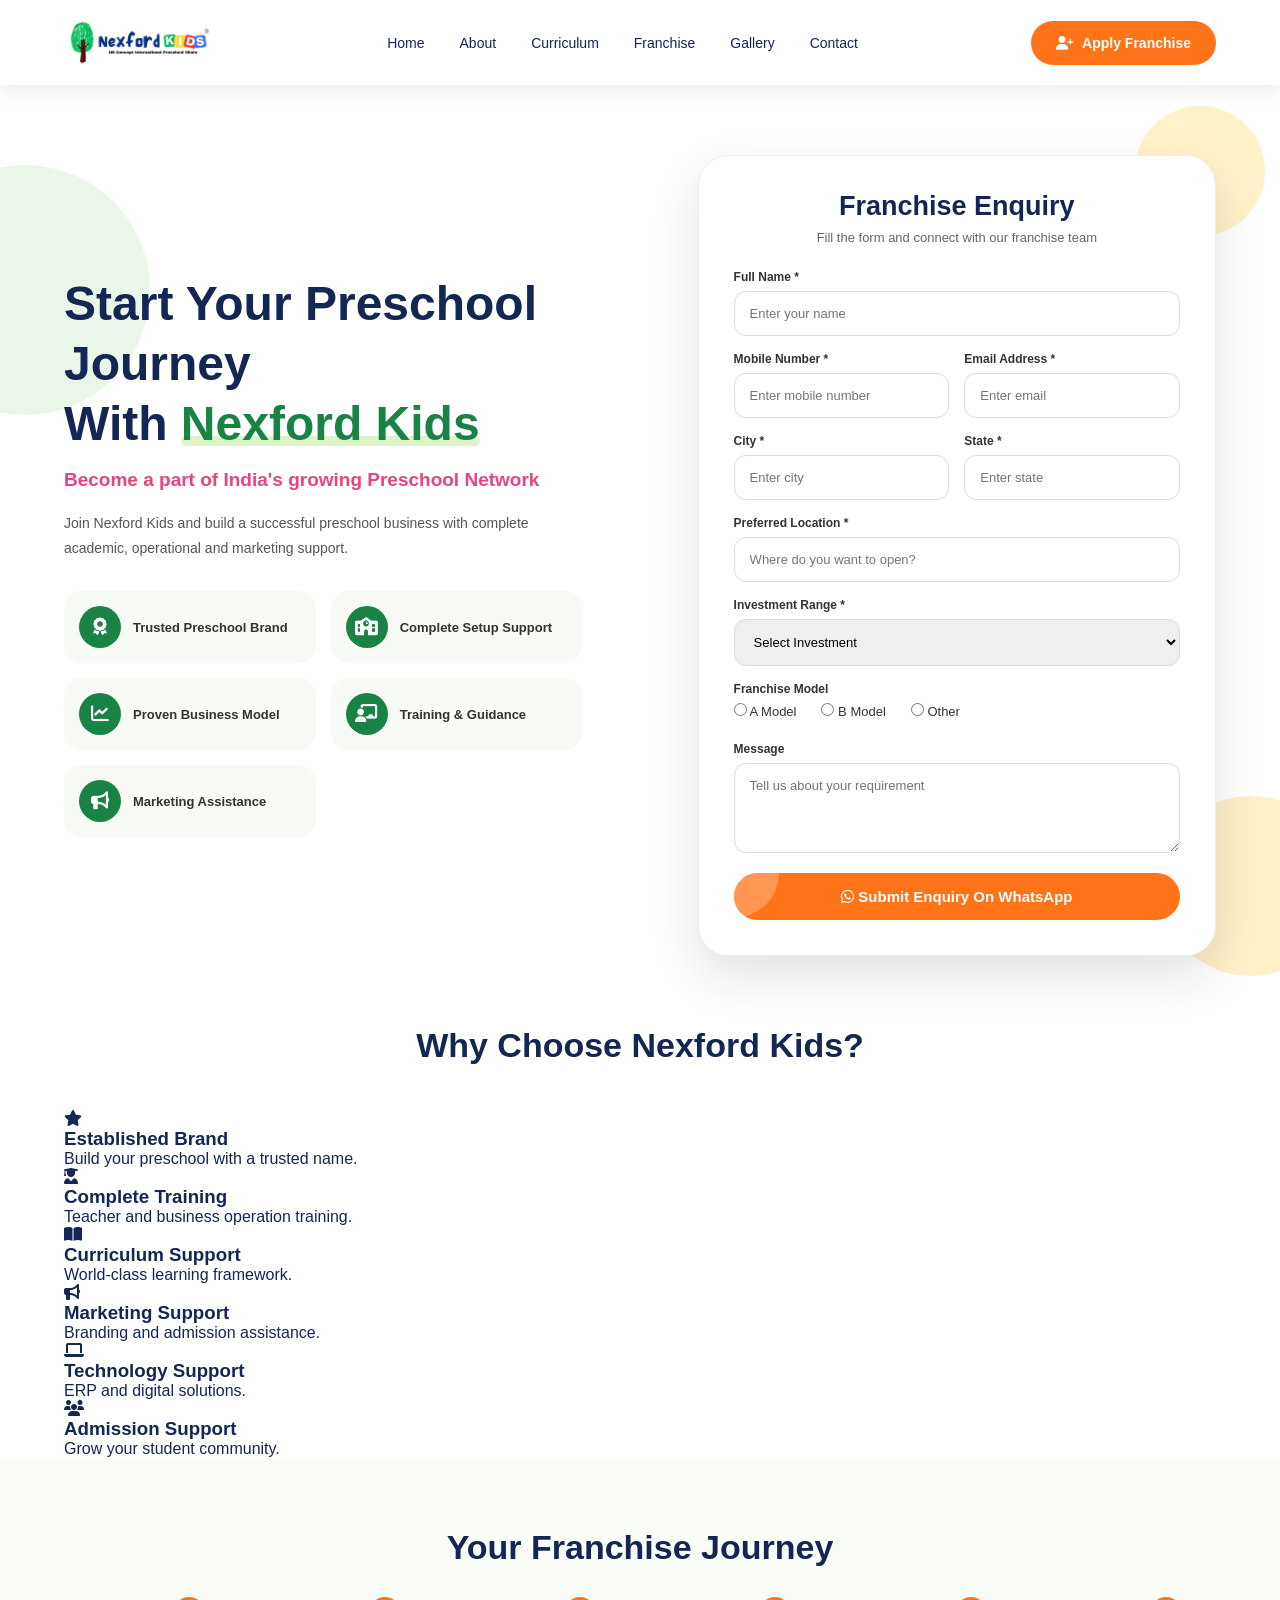
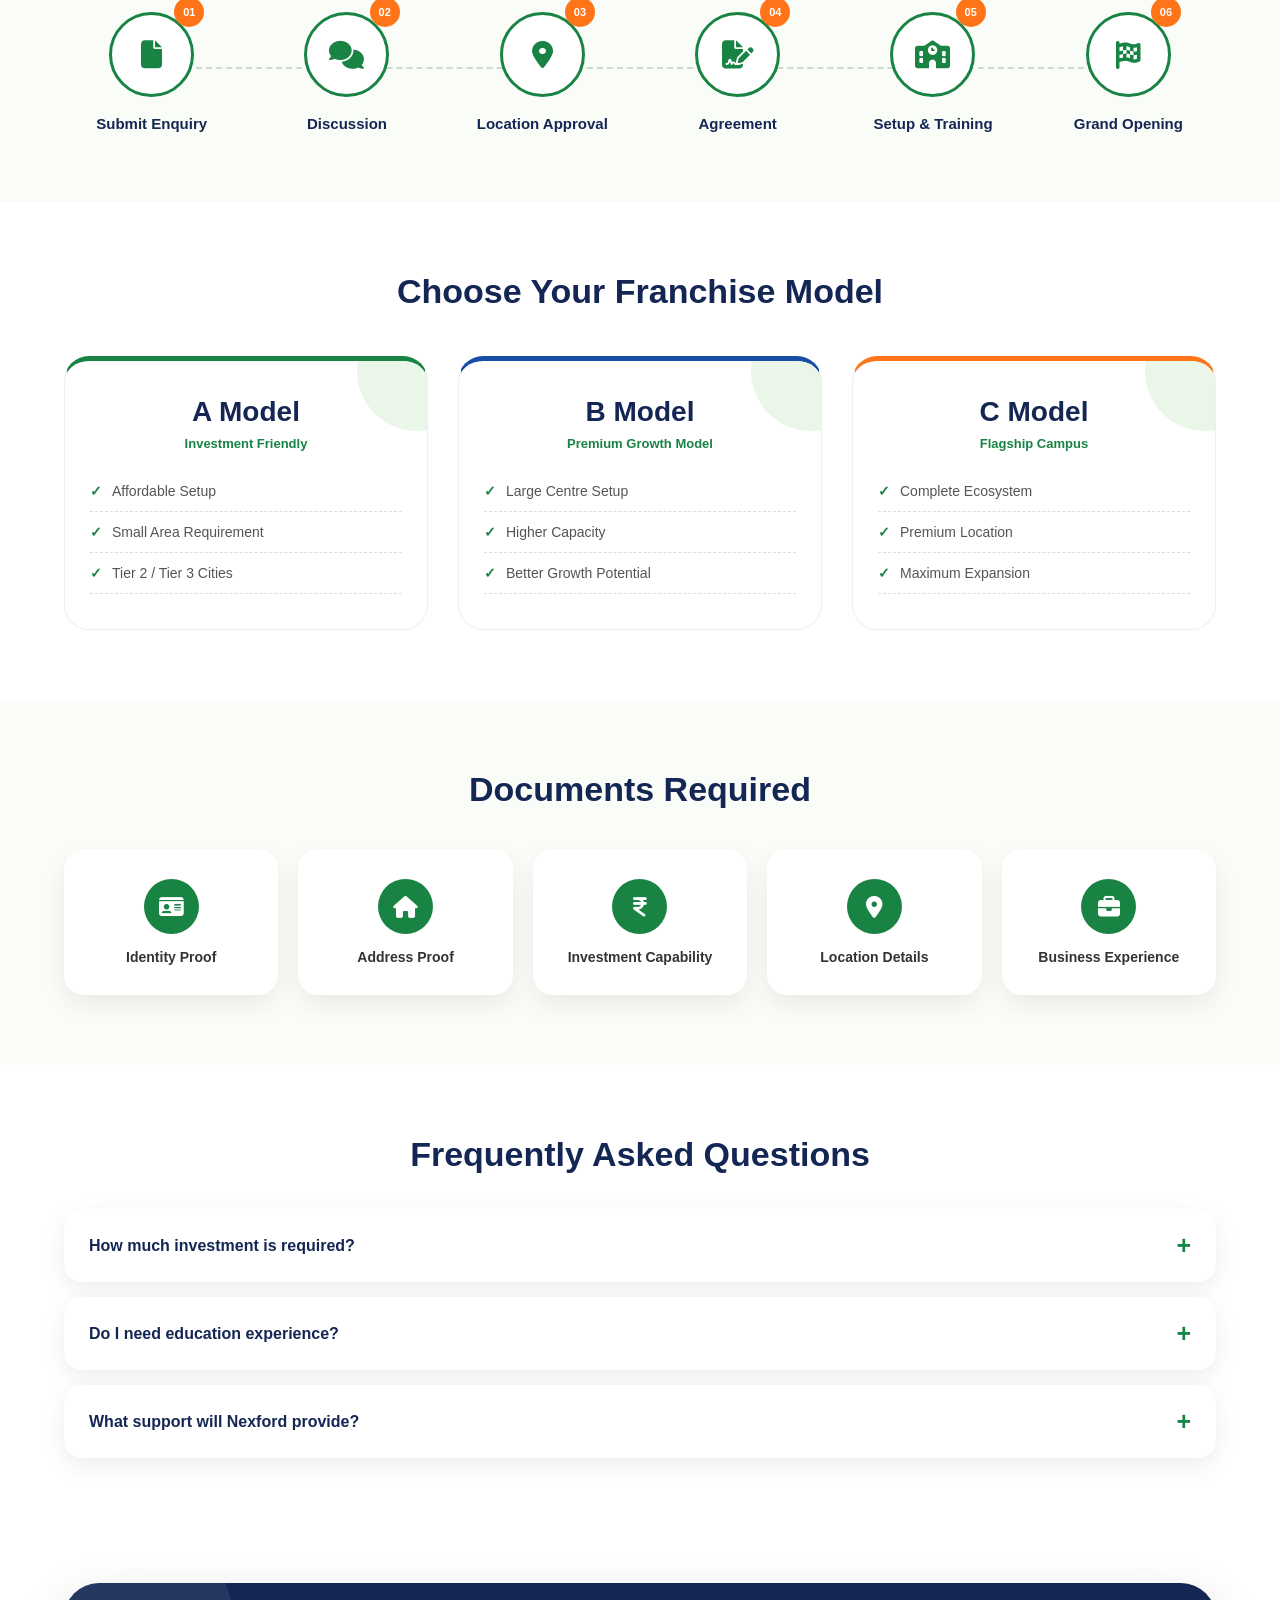
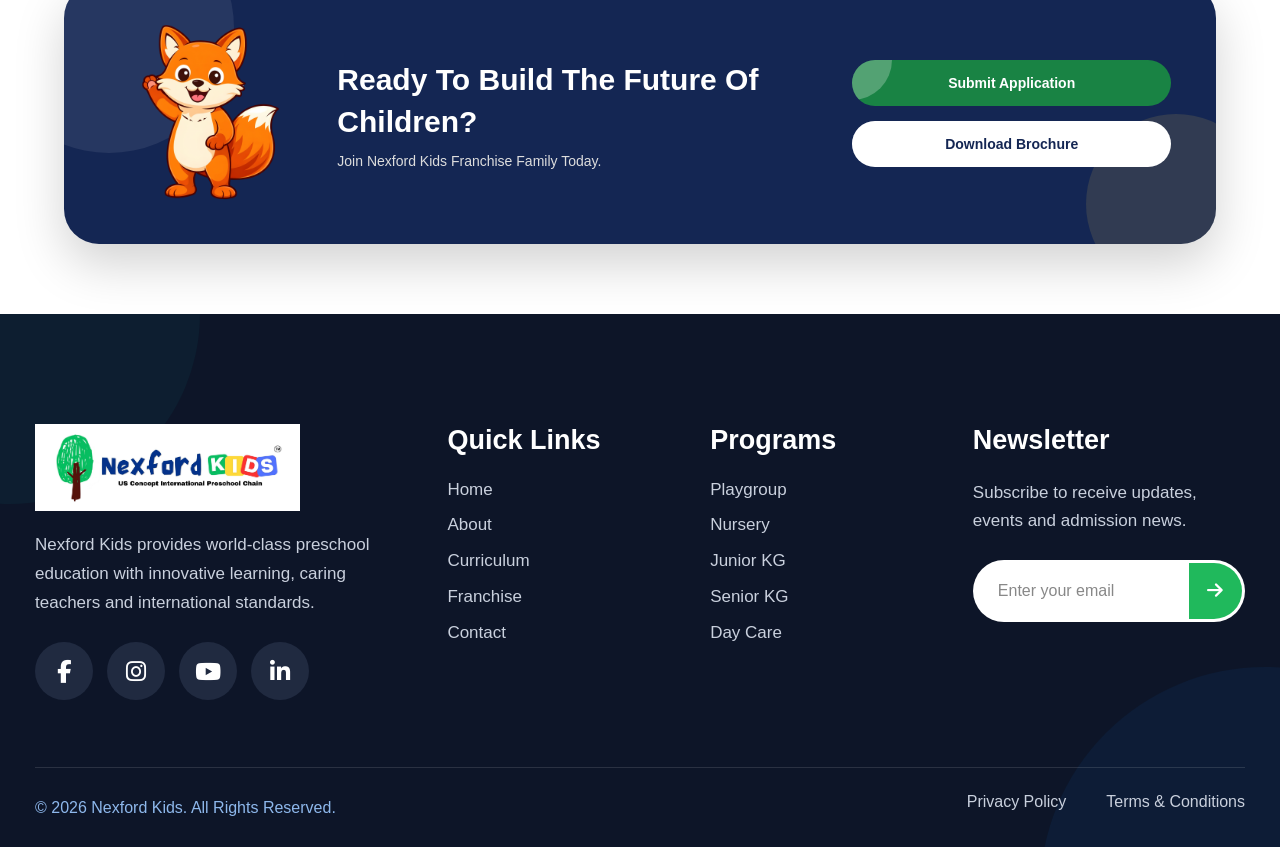
<file: apply-franchise.html>
<!DOCTYPE html>
<html lang="en">

<head>

<meta charset="UTF-8">

<meta name="viewport" content="width=device-width, initial-scale=1.0">


<title>
Apply For Nexford Kids Franchise
</title>


<link href="https://fonts.googleapis.com/css2?family=Poppins:wght@300;400;500;600;700;800&display=swap" rel="stylesheet">


<link rel="stylesheet"
href="https://cdnjs.cloudflare.com/ajax/libs/font-awesome/6.7.1/css/all.min.css">



<style>

/*=========================================
GLOBAL SETTINGS
=========================================*/


*{

margin:0;
padding:0;
box-sizing:border-box;

}


html{

scroll-behavior:smooth;

}


body{

font-family:'Poppins',sans-serif;

color:#142653;

background:#ffffff;

overflow-x:hidden;

}



.container{

width:90%;

max-width:1250px;

margin:auto;

}



img{

width:100%;

display:block;

}



a{

text-decoration:none;

color:inherit;

}



ul{

list-style:none;

}








/*=========================================
HEADER
=========================================*/


.header{

height:85px;

background:#ffffff;

position:sticky;

top:0;

z-index:999;

box-shadow:0 5px 20px rgba(0,0,0,.08);

}





.header .container{

height:100%;

display:flex;

align-items:center;

justify-content:space-between;

}





.logo img{

width:150px;

}







/* NAVIGATION */


.navbar ul{

display:flex;

align-items:center;

gap:35px;

}



.navbar ul li a{

font-size:14px;

font-weight:500;

color:#142653;

transition:.3s;

position:relative;

}



.navbar ul li a:hover{

color:#198344;

}





.navbar ul li a::after{

content:"";

position:absolute;

height:3px;

width:0;

background:#198344;

bottom:-10px;

left:0;

transition:.3s;

border-radius:10px;

}



.navbar ul li a:hover::after{

width:100%;

}








/* FRANCHISE BUTTON */


.franchise-btn{

background:#ff7418;

color:white;

padding:14px 25px;

border-radius:30px;

font-size:14px;

font-weight:600;

display:flex;

align-items:center;

gap:8px;

transition:.3s;

}



.franchise-btn:hover{

background:#198344;

transform:translateY(-3px);

box-shadow:0 15px 30px rgba(0,0,0,.15);

}





.menu-btn{

display:none;

font-size:25px;

cursor:pointer;

}









/*=========================================
HERO SECTION
=========================================*/


.apply-hero{

padding:70px 0;

position:relative;

overflow:hidden;

}





.apply-hero .container{

display:flex;

align-items:center;

justify-content:space-between;

gap:50px;

}







/* BACKGROUND SHAPES */


.apply-hero::before{

content:"";

position:absolute;

width:250px;

height:250px;

background:#eaf7e8;

border-radius:50%;

left:-100px;

top:80px;

z-index:-1;

}




.apply-hero::after{

content:"";

position:absolute;

width:180px;

height:180px;

background:#fff0c8;

border-radius:50%;

right:-60px;

bottom:50px;

z-index:-1;

}









/*=========================================
LEFT CONTENT
=========================================*/


.apply-content{

width:45%;

}



.apply-content h1{

font-size:48px;

line-height:1.25;

font-weight:800;

color:#142653;

margin-bottom:15px;

}




.apply-content h1 span{

color:#198344;

}




.apply-content h3{

font-size:19px;

font-weight:600;

color:#e84383;

margin-bottom:20px;

}




.apply-content p{

font-size:14px;

line-height:1.8;

color:#555;

margin-bottom:30px;

}









/*=========================================
BENEFITS
=========================================*/


.apply-benefits{

display:grid;

grid-template-columns:repeat(2,1fr);

gap:15px;

}





.apply-benefits div{

background:#f7faf5;

padding:15px;

border-radius:18px;

display:flex;

align-items:center;

gap:12px;

transition:.35s;

}





.apply-benefits div:hover{

transform:translateX(8px);

background:#eef8e8;

box-shadow:0 10px 25px rgba(0,0,0,.08);

}





.apply-benefits i{

width:42px;

height:42px;

border-radius:50%;

background:#198344;

color:white;

display:flex;

align-items:center;

justify-content:center;

font-size:18px;

}





.apply-benefits span{

font-size:13px;

font-weight:600;

color:#333;

}









/*=========================================
APPLICATION FORM
=========================================*/


.application-form{

width:45%;

background:#ffffff;

padding:35px;

border-radius:30px;

box-shadow:

0 20px 50px rgba(0,0,0,.12);

border:1px solid #eeeeee;

position:relative;

}





.application-form::before{

content:"";

position:absolute;

width:130px;

height:130px;

background:#fff1c8;

border-radius:50%;

right:-50px;

top:-50px;

z-index:-1;

}






.form-title{

text-align:center;

margin-bottom:25px;

}




.form-title h2{

font-size:27px;

font-weight:800;

color:#142653;

}




.form-title p{

font-size:13px;

color:#666;

margin-top:8px;

}








/* INPUT STYLE */


.input-group{

margin-bottom:16px;

}




.input-group label{

display:block;

font-size:12px;

font-weight:600;

margin-bottom:7px;

color:#333;

}





.input-group input,
.input-group select,
.input-group textarea{

width:100%;

padding:14px 15px;

border:1px solid #ddd;

border-radius:12px;

font-family:inherit;

font-size:13px;

outline:none;

transition:.3s;

}





.input-group input:focus,
.input-group select:focus,
.input-group textarea:focus{

border-color:#198344;

box-shadow:

0 0 0 4px rgba(25,132,68,.12);

}








.input-row{

display:grid;

grid-template-columns:1fr 1fr;

gap:15px;

}









/* RADIO */


.radio-box{

display:flex;

gap:25px;

}





.radio-box label{

font-size:13px;

font-weight:500;

}





.radio-box input{

width:auto;

}








/* FORM BUTTON */


.application-form button{

width:100%;

padding:15px;

border:none;

border-radius:30px;

background:#ff7418;

color:white;

font-size:15px;

font-weight:700;

cursor:pointer;

transition:.3s;

}



.application-form button:hover{

background:#198344;

transform:translateY(-4px);

box-shadow:

0 15px 30px rgba(0,0,0,.15);

}









/*=========================================
TABLET RESPONSIVE
=========================================*/


@media(max-width:1100px){



.navbar{

display:none;

}



.menu-btn{

display:block;

}



.franchise-btn{

display:none;

}





.apply-hero .container{

flex-direction:column;

}



.apply-content,
.application-form{

width:100%;

}



.apply-content{

text-align:center;

}



.apply-benefits{

max-width:700px;

margin:auto;

}





}









/*=========================================
MOBILE RESPONSIVE
=========================================*/


@media(max-width:600px){



.header{

height:75px;

}



.logo img{

width:130px;

}




.apply-hero{

padding:40px 0;

}





.apply-content h1{

font-size:34px;

}




.apply-content h3{

font-size:16px;

}




.apply-content p{

font-size:13px;

}




.apply-benefits{

grid-template-columns:1fr;

}





.application-form{

padding:22px;

border-radius:22px;

}




.form-title h2{

font-size:22px;

}




.input-row{

grid-template-columns:1fr;

}





.radio-box{

flex-direction:column;

gap:10px;

}




}

/*=========================================
FRANCHISE JOURNEY SECTION
=========================================*/


.process-section{

padding:70px 0;

background:#fafcf8;

}





.section-title{

text-align:center;

margin-bottom:45px;

}



.section-title h2{

font-size:34px;

font-weight:800;

color:#142653;

}







/*=========================================
PROCESS TIMELINE
=========================================*/


.process-wrapper{

display:grid;

grid-template-columns:repeat(6,1fr);

gap:20px;

position:relative;

}





.process-wrapper::before{

content:"";

position:absolute;

top:55px;

left:8%;

right:8%;

border-top:2px dashed #cfd8d2;

z-index:0;

}





.process-step{

text-align:center;

position:relative;

z-index:1;

}





.process-step span{

position:absolute;

top:-15px;

right:35px;

width:30px;

height:30px;

background:#ff7418;

color:white;

border-radius:50%;

display:flex;

align-items:center;

justify-content:center;

font-size:11px;

font-weight:700;

}




.process-step i{

width:85px;

height:85px;

background:white;

border:3px solid #198344;

border-radius:50%;

display:flex;

align-items:center;

justify-content:center;

margin:auto;

font-size:28px;

color:#198344;

transition:.35s;

}





.process-step:hover i{

background:#198344;

color:white;

transform:translateY(-10px);

box-shadow:

0 15px 30px rgba(25,132,68,.25);

}





.process-step h3{

font-size:15px;

margin-top:18px;

font-weight:700;

color:#142653;

}









/*=========================================
INVESTMENT SECTION
=========================================*/


.investment-section{

padding:70px 0;

}





.investment-grid{

display:grid;

grid-template-columns:repeat(3,1fr);

gap:30px;

}





.investment-card{

background:white;

padding:35px 25px;

border-radius:25px;

border:1px solid #eee;

text-align:center;

transition:.35s;

position:relative;

overflow:hidden;

}





.investment-card::before{

content:"";

position:absolute;

width:120px;

height:120px;

background:#eaf7e8;

border-radius:50%;

right:-50px;

top:-50px;

}





.investment-card:hover{

transform:translateY(-10px);

box-shadow:

0 20px 45px rgba(0,0,0,.12);

}




.investment-card:nth-child(1){

border-top:5px solid #198344;

}



.investment-card:nth-child(2){

border-top:5px solid #194da5;

}



.investment-card:nth-child(3){

border-top:5px solid #ff7418;

}






.investment-card h3{

font-size:28px;

font-weight:800;

color:#142653;

margin-bottom:8px;

position:relative;

}





.investment-card p{

font-size:13px;

color:#198344;

font-weight:600;

margin-bottom:20px;

}




.investment-card ul{

text-align:left;

}





.investment-card li{

font-size:14px;

color:#555;

padding:12px 0;

border-bottom:1px dashed #ddd;

}





.investment-card li::before{

content:"✓";

color:#198344;

font-weight:bold;

margin-right:10px;

}









/*=========================================
DOCUMENTS SECTION
=========================================*/


.documents-section{

padding:70px 0;

background:#fafcf8;

}





.documents-section h2{

text-align:center;

font-size:34px;

font-weight:800;

color:#142653;

margin-bottom:40px;

}





.documents-list{

display:grid;

grid-template-columns:repeat(5,1fr);

gap:20px;

}





.documents-list div{

background:white;

border-radius:20px;

padding:30px 15px;

text-align:center;

font-size:14px;

font-weight:600;

color:#333;

box-shadow:

0 10px 25px rgba(0,0,0,.07);

transition:.35s;

}



.documents-list div:hover{

transform:translateY(-8px);

box-shadow:

0 15px 35px rgba(0,0,0,.12);

}




.documents-list i{

width:55px;

height:55px;

background:#198344;

color:white;

border-radius:50%;

display:flex;

align-items:center;

justify-content:center;

margin:0 auto 15px;

font-size:22px;

}









/*=========================================
FAQ SECTION
=========================================*/


.faq-section{

padding:70px 0;

}





.faq-section .section-title{

margin-bottom:35px;

}





.faq-item{

background:white;

padding:22px 25px;

border-radius:18px;

margin-bottom:15px;

box-shadow:

0 8px 25px rgba(0,0,0,.07);

cursor:pointer;

transition:.3s;

}





.faq-item:hover{

box-shadow:

0 15px 35px rgba(0,0,0,.12);

}





.faq-item h3{

font-size:16px;

font-weight:700;

color:#142653;

display:flex;

justify-content:space-between;

align-items:center;

}





.faq-item h3::after{

content:"+";

font-size:25px;

color:#198344;

}





.faq-item p{

font-size:13px;

line-height:1.7;

color:#666;

margin-top:12px;

display:none;

}





.faq-item.active{

border-left:5px solid #198344;

}



.faq-item.active h3::after{

content:"−";

}









/*=========================================
TABLET RESPONSIVE
=========================================*/


@media(max-width:1100px){



.process-wrapper{

grid-template-columns:repeat(3,1fr);

}



.process-wrapper::before{

display:none;

}



.investment-grid{

grid-template-columns:1fr;

max-width:500px;

margin:auto;

}



.documents-list{

grid-template-columns:repeat(3,1fr);

}


}









/*=========================================
MOBILE RESPONSIVE
=========================================*/


@media(max-width:600px){



.process-wrapper{

grid-template-columns:1fr;

gap:35px;

}



.process-step span{

right:30%;

}



.investment-card{

padding:25px 20px;

}



.documents-list{

grid-template-columns:1fr;

}



.section-title h2,
.documents-section h2{

font-size:26px;

}



.faq-item{

padding:18px;

}



.faq-item h3{

font-size:14px;

}



}

/*=========================================
FINAL CTA SECTION
=========================================*/


.final-cta{

padding:40px 0 70px;

}





.final-cta .container{

background:#142653;

border-radius:35px;

padding:35px 45px;

display:flex;

align-items:center;

justify-content:space-between;

gap:30px;

position:relative;

overflow:hidden;

box-shadow:

0 20px 50px rgba(0,0,0,.18);

}





.final-cta .container::before{

content:"";

position:absolute;

width:250px;

height:250px;

background:rgba(255,255,255,.08);

border-radius:50%;

left:-80px;

top:-80px;

}





.final-cta .container::after{

content:"";

position:absolute;

width:180px;

height:180px;

background:rgba(255,211,77,.12);

border-radius:50%;

right:-50px;

bottom:-50px;

}








/* FOX IMAGE */


.cta-image{

width:18%;

position:relative;

z-index:2;

}



.cta-image img{

animation:foxFloat 3s infinite ease-in-out;

}





@keyframes foxFloat{


0%,100%{

transform:translateY(0);

}


50%{

transform:translateY(-12px);

}


}








/* CTA CONTENT */


.final-cta .cta-content{

width:45%;

position:relative;

z-index:2;

color:white;

}



.final-cta .cta-content h2{

font-size:30px;

line-height:1.4;

font-weight:800;

}



.final-cta .cta-content p{

font-size:14px;

color:#ddd;

margin-top:10px;

}








/* CTA BUTTONS */


.final-cta .cta-buttons{

width:30%;

display:flex;

flex-direction:column;

gap:15px;

position:relative;

z-index:2;

}





.final-cta .cta-buttons a{

background:#198344;

padding:15px 20px;

border-radius:30px;

color:white;

font-size:14px;

font-weight:600;

text-align:center;

transition:.35s;

position:relative;

overflow:hidden;

}





.final-cta .cta-buttons a:last-child{

background:white;

color:#142653;

}





.final-cta .cta-buttons a:hover{

transform:translateY(-5px);

box-shadow:

0 15px 30px rgba(0,0,0,.2);

}








/*=========================================
FOOTER
=========================================*/


footer{

background:#ffffff;

padding-top:45px;

}




.footer-container{

width:90%;

max-width:1250px;

margin:auto;

display:grid;

grid-template-columns:1.5fr 1fr 1fr 1fr;

gap:35px;

padding-bottom:35px;

}





.footer-container img{

width:150px;

margin-bottom:15px;

}





.footer-container p{

font-size:13px;

line-height:1.7;

color:#666;

}





footer h3{

font-size:17px;

font-weight:700;

color:#142653;

margin-bottom:18px;

}





footer a{

display:block;

font-size:13px;

color:#555;

margin-bottom:12px;

transition:.3s;

}




footer a:hover{

color:#198344;

transform:translateX(6px);

}







.footer-bottom{

background:#142653;

color:white;

padding:18px;

text-align:center;

font-size:12px;

}









/*=========================================
WHATSAPP FLOAT BUTTON
=========================================*/


.whatsapp-btn{

position:fixed;

right:25px;

bottom:95px;

width:60px;

height:60px;

border-radius:50%;

background:#25D366;

color:white;

display:flex;

align-items:center;

justify-content:center;

font-size:32px;

z-index:9999;

box-shadow:

0 15px 35px rgba(0,0,0,.25);

transition:.35s;

}



.whatsapp-btn:hover{

transform:scale(1.15);

}








/*=========================================
PREMIUM ANIMATIONS
=========================================*/


.why-card,
.process-step,
.investment-card,
.documents-list div,
.faq-item{

transition:.4s ease;

}





.why-card:hover,
.process-step:hover,
.investment-card:hover,
.documents-list div:hover{

transform:translateY(-10px);

}







/* FORM FLOAT EFFECT */


.application-form{

animation:formFloat 4s infinite ease-in-out;

}



@keyframes formFloat{


0%,100%{

transform:translateY(0);

}


50%{

transform:translateY(-8px);

}


}








/* BUTTON SHINE EFFECT */


.application-form button,
.final-cta a{


overflow:hidden;

position:relative;

}





.application-form button::before,
.final-cta a::before{


content:"";

position:absolute;

width:80px;

height:80px;

background:rgba(255,255,255,.25);

border-radius:50%;

top:-40px;

left:-40px;

transition:.5s;

}





.application-form button:hover::before,
.final-cta a:hover::before{

left:120%;

}









/* PAGE LOAD */

body{

animation:pageReveal .8s ease;

}



@keyframes pageReveal{


from{

opacity:0;

transform:translateY(20px);

}


to{

opacity:1;

transform:translateY(0);

}


}









/*=========================================
MOBILE MENU SUPPORT
=========================================*/


@media(max-width:992px){


.navbar.show{

display:block;

position:absolute;

top:85px;

left:0;

width:100%;

background:white;

padding:25px;

box-shadow:

0 15px 30px rgba(0,0,0,.15);

}



.navbar.show ul{

flex-direction:column;

gap:20px;

}



}









/*=========================================
TABLET RESPONSIVE
=========================================*/


@media(max-width:1100px){



.final-cta .container{

flex-wrap:wrap;

text-align:center;

}



.cta-image{

width:25%;

}



.final-cta .cta-content{

width:65%;

}



.final-cta .cta-buttons{

width:100%;

}





.footer-container{

grid-template-columns:repeat(2,1fr);

}



}









/*=========================================
MOBILE RESPONSIVE
=========================================*/


@media(max-width:600px){



.final-cta .container{

flex-direction:column;

padding:30px 20px;

border-radius:25px;

}



.cta-image,
.final-cta .cta-content,
.final-cta .cta-buttons{

width:100%;

}



.final-cta .cta-content h2{

font-size:24px;

}



.final-cta .cta-buttons{

gap:12px;

}





.footer-container{

grid-template-columns:1fr;

text-align:center;

}

.faq-item p{

display:none;

}



.footer-container img{

margin:auto;

}



.whatsapp-btn{

width:52px;

height:52px;

font-size:26px;

right:15px;

bottom:85px;

}





.application-form{

animation:none;

}



}

/*=========================================
FINAL PREMIUM POLISH
=========================================*/


/* GLOBAL */

*{

-webkit-font-smoothing:antialiased;

}


section{

position:relative;

overflow:hidden;

}







/*=========================================
HERO PREMIUM EFFECT
=========================================*/


.apply-content h1 span{

position:relative;

}



.apply-content h1 span::after{

content:"";

position:absolute;

height:10px;

width:100%;

background:#dff3c9;

bottom:4px;

left:0;

z-index:-1;

border-radius:20px;

}







/*=========================================
FORM PREMIUM EFFECT
=========================================*/


.application-form{

animation:formFloating 4s infinite ease-in-out;

}



@keyframes formFloating{


0%,100%{

transform:translateY(0);

}


50%{

transform:translateY(-8px);

}


}



.application-form button{

position:relative;

overflow:hidden;

}



.application-form button::before{

content:"";

position:absolute;

width:90px;

height:90px;

background:rgba(255,255,255,.25);

border-radius:50%;

top:-45px;

left:-45px;

transition:.5s;

}



.application-form button:hover::before{

left:120%;

}








/*=========================================
BENEFITS PREMIUM
=========================================*/


.apply-benefits div{

cursor:pointer;

}



.apply-benefits i{

transition:.4s;

}



.apply-benefits div:hover i{

transform:rotate(360deg);

}








/*=========================================
CARD PREMIUM
=========================================*/


.why-card,
.investment-card,
.documents-list div{

cursor:pointer;

}



.why-card:hover,
.investment-card:hover,
.documents-list div:hover{

border-color:#198344;

}







/*=========================================
FAQ PREMIUM
=========================================*/


.faq-item.active{

border-left:5px solid #198344;

}





.faq-item h3::after{

transition:.3s;

}









/*=========================================
CTA PREMIUM EFFECT
=========================================*/


.final-cta .container{

position:relative;

}



.final-cta .container::before{

content:"";

position:absolute;

width:250px;

height:250px;

background:rgba(255,255,255,.08);

border-radius:50%;

left:-80px;

top:-80px;

}



.final-cta .cta-buttons a{

position:relative;

overflow:hidden;

}



.final-cta .cta-buttons a:hover{

transform:translateY(-5px);

}








/*=========================================
WHATSAPP BUTTON PREMIUM
=========================================*/


.whatsapp-btn{

animation:whatsappPulse 2s infinite;

}



@keyframes whatsappPulse{


0%{

box-shadow:

0 0 0 0 rgba(37,211,102,.5);

}


70%{

box-shadow:

0 0 0 20px rgba(37,211,102,0);

}


100%{

box-shadow:

0 0 0 0 rgba(37,211,102,0);

}


}








/*=========================================
PAGE LOADING
=========================================*/


body{

animation:pageLoad .8s ease;

}



@keyframes pageLoad{


from{

opacity:0;

transform:translateY(20px);

}


to{

opacity:1;

transform:translateY(0);

}


}

.whatsapp-btn span{

position:absolute;

right:70px;

background:#198344;

padding:8px 15px;

border-radius:20px;

font-size:12px;

white-space:nowrap;

opacity:0;

transition:.3s;

}



.whatsapp-btn:hover span{

opacity:1;

}






/*=========================================
FINAL MOBILE FIX
=========================================*/


@media(max-width:600px){


.apply-content h1 span::after{

height:6px;

}



.final-cta .container{

border-radius:22px;

}



.application-form{

animation:none;

}


}

/* =========================================
   NEW 60% MOBILE/TABLET MENU
   ========================================= */

@media (max-width: 992px) {

    /* Menu button */
    .menu-btn {
        display: block;
        position: relative;
        z-index: 10001;
        cursor: pointer;
    }

    /* Hide normal navigation */
    .navbar {
        display: block !important;
        position: fixed !important;

        top: 0 !important;
        left: auto !important;
        right: -60% !important;

        width: 60% !important;
        height: 100vh !important;

        background: #ffffff !important;

        padding: 100px 25px 30px !important;

        z-index: 10000 !important;

        box-shadow: -10px 0 30px rgba(0,0,0,.15);

        transition: right .35s ease !important;

        overflow-y: auto;
    }

    /* OPEN MENU */
    .navbar.show {
        right: 0 !important;
    }

    /* Menu list */
    .navbar ul,
    .navbar.show ul {
        display: flex !important;
        flex-direction: column !important;

        align-items: center !important;

        gap: 22px !important;

        width: 100% !important;
    }

    /* Menu links */
    .navbar ul li {
        width: 100% !important;
        text-align: center !important;
    }

    .navbar ul li a {
        display: inline-block !important;

        font-size: 18px !important;
        font-weight: 500 !important;

        color: #142653 !important;

        padding: 8px 0 !important;
    }

    /* Active link */
    .navbar ul li a.active {
        color: #238044 !important;
    }

    /* Remove old active underline */
    .navbar ul li a.active::after {
        bottom: -2px !important;
        height: 3px !important;
        width: 35px !important;
    }

}

/* =========================================
   MOBILE APPLY FRANCHISE BUTTON
   ========================================= */

.mobile-apply {
    display: none !important;
}

@media (max-width: 992px) {

    .mobile-apply {
        display: block !important;
        width: 100% !important;
        margin-top: 8px !important;
    }

    .mobile-apply a {
        display: flex !important;
        align-items: center !important;
        justify-content: center !important;
        gap: 8px !important;

        background: #ff7418 !important;
        color: #ffffff !important;

        padding: 11px 15px !important;

        border-radius: 25px !important;

        font-size: 15px !important;
        font-weight: 600 !important;

        width: 100% !important;

        box-shadow: 0 8px 20px rgba(255,116,24,.20) !important;
    }

    .mobile-apply a:hover {
        background: #e96510 !important;
        color: #ffffff !important;
    }

}

/* =========================================================
   NEXFORD KIDS - COMMON MOBILE MENU
   APPLY FRANCHISE PAGE
   PASTE AT THE VERY END OF CSS
========================================================= */

@media (max-width: 992px) {

    /* =========================
       MOBILE HEADER
    ========================= */

    .header {
        position: sticky !important;
        top: 0 !important;
        width: 100% !important;
        z-index: 10000 !important;
        background: #ffffff !important;
    }

    .header .container {
        height: 75px !important;
    }


    /* =========================
       LOGO
    ========================= */

    .header .logo img {
        width: 145px !important;
        height: auto !important;
    }


    /* =========================
       HAMBURGER
    ========================= */

    .menu-btn {
        display: flex !important;
        align-items: center !important;
        justify-content: center !important;

        width: 48px !important;
        height: 48px !important;

        color: #152f5f !important;
        font-size: 38px !important;

        cursor: pointer !important;

        z-index: 10002 !important;
        flex-shrink: 0 !important;
    }

    .menu-btn i {
        color: #152f5f !important;
        font-size: 38px !important;
    }


    /* =========================
       RIGHT SIDE DRAWER
       EXACTLY 60% WIDTH
    ========================= */

    .navbar.show {
        display: block !important;

        position: fixed !important;

        top: 75px !important;
        right: 0 !important;
        left: auto !important;

        width: 60vw !important;
        min-width: 60vw !important;
        max-width: 60vw !important;

        height: calc(100vh - 75px) !important;

        margin: 0 !important;

        padding: 38px 22px 40px 56px !important;

        box-sizing: border-box !important;

        background: #ffffff !important;

        box-shadow: -10px 0 30px rgba(0,0,0,.10) !important;

        z-index: 9999 !important;

        overflow-y: auto !important;
        overflow-x: hidden !important;

        animation: nexfordApplyMenu .30s ease forwards !important;
    }


    /* =========================
       MENU LIST
    ========================= */

    .navbar.show ul {
        display: flex !important;

        flex-direction: column !important;

        align-items: flex-start !important;
        justify-content: flex-start !important;

        width: 100% !important;
        height: auto !important;

        gap: 29px !important;

        margin: 0 !important;
        padding: 0 !important;

        list-style: none !important;
    }


    /* =========================
       MENU ITEMS
    ========================= */

    .navbar.show ul li {
        display: block !important;

        width: 100% !important;

        margin: 0 !important;
        padding: 0 !important;

        text-align: left !important;
    }


    /* =========================
       MENU TEXT
    ========================= */

    .navbar.show ul li a {
        display: inline-block !important;

        position: relative !important;

        width: auto !important;

        margin: 0 !important;
        padding: 0 !important;

        font-size: 18px !important;

        line-height: 1.3 !important;

        font-weight: 500 !important;

        color: #152348 !important;

        text-align: left !important;
        text-decoration: none !important;

        white-space: nowrap !important;

        background: transparent !important;

        border: none !important;
        box-shadow: none !important;

        transition: color .25s ease !important;
    }


    /* =========================
       HOVER
    ========================= */

    .navbar.show ul li a:hover {
        color: #2d7045 !important;
        background: transparent !important;
    }


    /* =========================
       ACTIVE PAGE
       IF THIS PAGE HAS ACTIVE
    ========================= */

    .navbar.show ul li a.active {
        display: inline-block !important;

        position: relative !important;

        color: #2d7045 !important;

        font-weight: 500 !important;

        background: transparent !important;
    }


    /* =========================
       GREEN LINE
       DIRECTLY UNDER ACTIVE TEXT
    ========================= */

    .navbar.show ul li a.active::after {
        content: "" !important;

        position: absolute !important;

        left: 0 !important;
        right: auto !important;

        bottom: -12px !important;

        width: 70px !important;
        height: 4px !important;

        margin: 0 !important;
        padding: 0 !important;

        background: #2d7045 !important;

        border-radius: 10px !important;

        display: block !important;

        transform: none !important;
    }


    /* REMOVE OLD ACTIVE LINE */

    .navbar.show ul li a.active::before {
        content: none !important;
        display: none !important;
    }


    /* =========================
       APPLY FOR FRANCHISE
    ========================= */

    .navbar.show ul li.mobile-apply {
        display: block !important;

        width: 100% !important;

        margin: 4px 0 0 0 !important;
        padding: 0 !important;
    }


    .navbar.show ul li.mobile-apply a {
        display: flex !important;

        align-items: center !important;
        justify-content: center !important;

        gap: 10px !important;

        width: 100% !important;

        min-height: 72px !important;

        padding: 10px 12px !important;

        box-sizing: border-box !important;

        background: #ff7418 !important;

        color: #ffffff !important;

        border-radius: 25px !important;

        font-size: 17px !important;

        line-height: 1.05 !important;

        font-weight: 700 !important;

        text-align: center !important;

        white-space: normal !important;

        box-shadow: 0 10px 25px rgba(255,116,24,.20) !important;
    }


    .navbar.show ul li.mobile-apply a i {
        color: #ffffff !important;

        font-size: 24px !important;

        flex-shrink: 0 !important;
    }


    .navbar.show ul li.mobile-apply a:hover {
        background: #e96510 !important;
        color: #ffffff !important;
    }


    /* =========================
       HIDE DESKTOP APPLY BUTTON
    ========================= */

    .franchise-btn {
        display: none !important;
    }
}


/* =========================================================
   DRAWER ANIMATION
========================================================= */

@keyframes nexfordApplyMenu {

    from {
        transform: translateX(100%);
    }

    to {
        transform: translateX(0);
    }
}


/* =========================================================
   SMALL MOBILE
========================================================= */

@media (max-width: 480px) {

    .header .container {
        height: 72px !important;
    }

    .header .logo img {
        width: 135px !important;
    }

    .menu-btn {
        width: 44px !important;
        height: 44px !important;
    }

    .menu-btn i {
        font-size: 35px !important;
    }

    .navbar.show {
        top: 72px !important;

        width: 60vw !important;
        min-width: 60vw !important;
        max-width: 60vw !important;

        height: calc(100vh - 72px) !important;

        padding: 34px 18px 30px 40px !important;
    }

    .navbar.show ul {
        gap: 27px !important;
    }

    .navbar.show ul li a {
        font-size: 17px !important;
    }

    .navbar.show ul li.mobile-apply a {
        min-height: 68px !important;
        font-size: 16px !important;
    }
}

/* =========================================================
   USE navigation.html FOR MOBILE + TABLET
   ADD THIS AT THE VERY END OF CSS
   ========================================================= */

@media screen and (max-width: 992px) {

    /* Hide the OLD page navigation */
    body > header.header {
        display: none !important;
    }

    /* Hide OLD mobile navigation elements */
    body > .mobile-menu-panel,
    body > .mobile-menu-backdrop,
    body > .mobile-menu-button {
        display: none !important;
    }

    /* Show the NEW navigation.html */
    #navigation {
        display: block !important;
        width: 100% !important;
        position: relative !important;
        z-index: 99999 !important;
    }

    #navigation .nk-responsive-nav {
        display: block !important;
        width: 100% !important;
    }

}


/* =========================================================
   DESKTOP
   Keep your existing desktop header
   ========================================================= */

@media screen and (min-width: 993px) {

    #navigation {
        display: none !important;
    }

}


/* =========================================================
   MOBILE + TABLET
   REDUCE SPACE AFTER NAVIGATION
   ========================================================= */

@media screen and (max-width: 992px) {

    .hero,
    .hero-section,
    #hero {
        margin-top: 0 !important;
    }

    .hero-content {
        margin-top: 0 !important;
    }

}

</style>


</head>


<body>

<div id="navigation"></div>

<!-- ==============================
HEADER
============================== -->


<header class="header">


<div class="container">


<div class="logo">

<img src="logo1.jpeg"
alt="Nexford Kids Logo">

</div>





<nav class="navbar">

<ul>


<li>
<a href="index.html">
Home
</a>
</li>


<li>
<a href="about.html">
About
</a>
</li>


<li>
<a href="curriculum.html">
Curriculum
</a>
</li>


<li>
<a href="Franchise.html">
Franchise
</a>
</li>


<li>
<a href="gallery.html">
Gallery
</a>
</li>


<li>
<a href="contact.html">
Contact
</a>
</li>

<li class="mobile-apply">
    <a href="apply-franchise.html">
        <i class="fa-solid fa-user-plus"></i>
        Apply for Franchise
    </a>
</li>


</ul>


</nav>





<a href="apply-franchise.html" class="franchise-btn">

<i class="fa-solid fa-user-plus"></i>

Apply Franchise

</a>





<div class="menu-btn">

<i class="fa-solid fa-bars"></i>

</div>



</div>


</header>









<!-- ==============================
HERO SECTION
============================== -->


<section class="apply-hero">


<div class="container">





<!-- LEFT CONTENT -->


<div class="apply-content">


<h1>

Start Your Preschool Journey

<br>

With <span>Nexford Kids</span>

</h1>



<h3>

Become a part of India's growing
Preschool Network

</h3>




<p>

Join Nexford Kids and build a successful
preschool business with complete academic,
operational and marketing support.

</p>






<div class="apply-benefits">



<div>

<i class="fa-solid fa-award"></i>

<span>
Trusted Preschool Brand
</span>

</div>





<div>

<i class="fa-solid fa-school"></i>

<span>
Complete Setup Support
</span>

</div>





<div>

<i class="fa-solid fa-chart-line"></i>

<span>
Proven Business Model
</span>

</div>





<div>

<i class="fa-solid fa-chalkboard-user"></i>

<span>
Training & Guidance
</span>

</div>





<div>

<i class="fa-solid fa-bullhorn"></i>

<span>
Marketing Assistance
</span>

</div>



</div>



</div>









<!-- FORM SECTION -->


<div class="application-form">


<div class="form-title">


<h2>

Franchise Enquiry

</h2>


<p>

Fill the form and connect with our franchise team

</p>


</div>







<form id="franchiseForm">






<div class="input-group">

<label>
Full Name *
</label>


<input 
type="text"
id="name"
placeholder="Enter your name">


</div>







<div class="input-row">


<div class="input-group">


<label>
Mobile Number *
</label>


<input 
type="tel"
id="phone"
placeholder="Enter mobile number">


</div>





<div class="input-group">


<label>
Email Address *
</label>


<input 
type="email"
id="email"
placeholder="Enter email">


</div>



</div>







<div class="input-row">


<div class="input-group">


<label>
City *
</label>


<input 
type="text"
id="city"
placeholder="Enter city">


</div>





<div class="input-group">


<label>
State *
</label>


<input 
type="text"
id="state"
placeholder="Enter state">


</div>



</div>








<div class="input-group">


<label>
Preferred Location *
</label>


<input 
type="text"
id="location"
placeholder="Where do you want to open?">


</div>








<div class="input-group">


<label>
Investment Range *
</label>


<select id="investment">


<option value="">
Select Investment
</option>


<option>
₹1 - ₹5 Lakhs
</option>

<option>
₹5 - ₹10 Lakhs
</option>


<option>
₹10 - ₹20 Lakhs
</option>


<option>
₹20 - ₹30 Lakhs
</option>


<option>
Above ₹30 Lakhs
</option>


</select>


</div>









<div class="input-group">


<label>
Franchise Model
</label>


<div class="radio-box">


<label>

<input 
type="radio"
name="model"
value="A Model">

A Model

</label>





<label>

<input 
type="radio"
name="model"
value="B Model">

B Model

</label>


<label>

<input 
type="radio"
name="model"
value="Other">

Other

</label>



</div>


</div>









<div class="input-group">


<label>
Message
</label>


<textarea 
id="message"
rows="4"
placeholder="Tell us about your requirement"></textarea>


</div>








<button type="submit">


<i class="fa-brands fa-whatsapp"></i>

Submit Enquiry On WhatsApp


</button>






</form>



</div>






</div>


</section>









<!-- ==============================
WHY CHOOSE SECTION
============================== -->


<section class="why-franchise">


<div class="container">



<div class="section-title">

<h2>
Why Choose Nexford Kids?
</h2>

</div>






<div class="why-grid">





<div class="why-card">

<i class="fa-solid fa-star"></i>

<h3>
Established Brand
</h3>

<p>
Build your preschool with a trusted name.
</p>

</div>





<div class="why-card">

<i class="fa-solid fa-user-graduate"></i>

<h3>
Complete Training
</h3>

<p>
Teacher and business operation training.
</p>

</div>





<div class="why-card">

<i class="fa-solid fa-book-open"></i>

<h3>
Curriculum Support
</h3>

<p>
World-class learning framework.
</p>

</div>





<div class="why-card">

<i class="fa-solid fa-bullhorn"></i>

<h3>
Marketing Support
</h3>

<p>
Branding and admission assistance.
</p>

</div>





<div class="why-card">

<i class="fa-solid fa-laptop"></i>

<h3>
Technology Support
</h3>

<p>
ERP and digital solutions.
</p>

</div>





<div class="why-card">

<i class="fa-solid fa-users"></i>

<h3>
Admission Support
</h3>

<p>
Grow your student community.
</p>

</div>




</div>


</div>


</section>









<!-- ==============================
FRANCHISE JOURNEY
============================== -->


<section class="process-section">


<div class="container">


<div class="section-title">

<h2>
Your Franchise Journey
</h2>

</div>





<div class="process-wrapper">



<div class="process-step">

<span>01</span>

<i class="fa-solid fa-file"></i>

<h3>
Submit Enquiry
</h3>

</div>




<div class="process-step">

<span>02</span>

<i class="fa-solid fa-comments"></i>

<h3>
Discussion
</h3>

</div>





<div class="process-step">

<span>03</span>

<i class="fa-solid fa-location-dot"></i>

<h3>
Location Approval
</h3>

</div>





<div class="process-step">

<span>04</span>

<i class="fa-solid fa-file-signature"></i>

<h3>
Agreement
</h3>

</div>





<div class="process-step">

<span>05</span>

<i class="fa-solid fa-school"></i>

<h3>
Setup & Training
</h3>

</div>





<div class="process-step">

<span>06</span>

<i class="fa-solid fa-flag-checkered"></i>

<h3>
Grand Opening
</h3>

</div>



</div>


</div>


</section>









<!-- ==============================
INVESTMENT MODELS
============================== -->


<section class="investment-section">


<div class="container">


<div class="section-title">

<h2>
Choose Your Franchise Model
</h2>

</div>





<div class="investment-grid">





<div class="investment-card">


<h3>
A Model
</h3>


<p>
Investment Friendly
</p>


<ul>

<li>Affordable Setup</li>

<li>Small Area Requirement</li>

<li>Tier 2 / Tier 3 Cities</li>

</ul>


</div>







<div class="investment-card">


<h3>
B Model
</h3>


<p>
Premium Growth Model
</p>


<ul>

<li>Large Centre Setup</li>

<li>Higher Capacity</li>

<li>Better Growth Potential</li>

</ul>


</div>







<div class="investment-card">


<h3>
C Model
</h3>


<p>
Flagship Campus
</p>


<ul>

<li>Complete Ecosystem</li>

<li>Premium Location</li>

<li>Maximum Expansion</li>

</ul>


</div>





</div>


</div>


</section>









<!-- ==============================
DOCUMENTS
============================== -->


<section class="documents-section">


<div class="container">


<h2>
Documents Required
</h2>





<div class="documents-list">


<div>
<i class="fa-solid fa-id-card"></i>
Identity Proof
</div>



<div>
<i class="fa-solid fa-house"></i>
Address Proof
</div>



<div>
<i class="fa-solid fa-indian-rupee-sign"></i>
Investment Capability
</div>



<div>
<i class="fa-solid fa-location-dot"></i>
Location Details
</div>



<div>
<i class="fa-solid fa-briefcase"></i>
Business Experience
</div>



</div>


</div>


</section>









<!-- ==============================
FAQ
============================== -->


<section class="faq-section">


<div class="container">


<div class="section-title">

<h2>
Frequently Asked Questions
</h2>

</div>





<div class="faq-item">


<h3>
How much investment is required?
</h3>


<p>
Investment depends on franchise model and location.
</p>


</div>





<div class="faq-item">


<h3>
Do I need education experience?
</h3>


<p>
No. Complete training and support is provided.
</p>


</div>





<div class="faq-item">


<h3>
What support will Nexford provide?
</h3>


<p>
Curriculum, marketing, operations and technology support.
</p>


</div>



</div>


</section>









<!-- ==============================
FINAL CTA
============================== -->


<section class="final-cta">


<div class="container">



<div class="cta-image">

<img src="fox.PNG"
alt="Nexford Fox">

</div>





<div class="cta-content">


<h2>

Ready To Build The Future Of Children?

</h2>


<p>

Join Nexford Kids Franchise Family Today.

</p>


</div>






<div class="cta-buttons">


<a href="#franchiseForm">

Submit Application

</a>


<a href="franchise.pdf">

Download Brochure

</a>


</div>





</div>


</section>

<script>

/*=========================================
MOBILE MENU
=========================================*/


const menuBtn =
document.querySelector(".menu-btn");


const navbar =
document.querySelector(".navbar");



if(menuBtn){


menuBtn.addEventListener("click",()=>{


navbar.classList.toggle("show");


menuBtn.classList.toggle("active");


});


}








document.addEventListener("click", function(e){

    const menu = document.querySelector(".navbar");
    const menuBtn = document.querySelector(".menu-btn");

    if (!menu || !menuBtn) return;

    if (
        menu.classList.contains("show") &&
        !menu.contains(e.target) &&
        !menuBtn.contains(e.target)
    ){
        menu.classList.remove("show");
    }

});




/*=========================================
HEADER SHADOW ON SCROLL
=========================================*/


const header =
document.querySelector(".header");



window.addEventListener(
"scroll",
()=>{


if(window.scrollY > 50){


header.style.boxShadow =
"0 10px 35px rgba(0,0,0,.15)";


}

else{


header.style.boxShadow =
"0 5px 20px rgba(0,0,0,.08)";


}


});









/*=========================================
WHATSAPP FRANCHISE FORM SUBMISSION
=========================================*/


const franchiseForm =
document.querySelector("#franchiseForm");



if(franchiseForm){


franchiseForm.addEventListener(
"submit",
(e)=>{


e.preventDefault();





// GET VALUES


const name =
document.querySelector("#name").value.trim();



const phone =
document.querySelector("#phone").value.trim();



const email =
document.querySelector("#email").value.trim();



const city =
document.querySelector("#city").value.trim();



const state =
document.querySelector("#state").value.trim();



const location =
document.querySelector("#location").value.trim();



const investment =
document.querySelector("#investment").value;



const message =
document.querySelector("#message").value.trim();





const model =
document.querySelector(
'input[name="model"]:checked'
);





const franchiseModel =
model ? model.value : "Not Selected";








// VALIDATION


if(

name === "" ||

phone === "" ||

email === "" ||

city === "" ||

state === "" ||

location === "" ||

investment === ""

){


showMessage(
"Please fill all required fields",
"error"
);


return;


}







if(phone.length < 10){


showMessage(
"Please enter valid mobile number",
"error"
);


return;


}







if(!email.includes("@")){


showMessage(
"Please enter valid email address",
"error"
);


return;


}







// WHATSAPP MESSAGE


const whatsappMessage =

`
*Nexford Kids Franchise Enquiry*

👤 Name:
${name}


📱 Mobile:
${phone}


📧 Email:
${email}


📍 City:
${city}


🏠 State:
${state}


📌 Preferred Location:
${location}


💰 Investment Range:
${investment}


🏫 Franchise Model:
${franchiseModel}


📝 Message:
${message || "No message"}


Our franchise team will contact you shortly.

Nexford Kids International Preschool
`;






// YOUR WHATSAPP NUMBER


const whatsappNumber =
"918885733772";





const whatsappURL =

"https://wa.me/" +

whatsappNumber +

"?text=" +

encodeURIComponent(
whatsappMessage
);







window.open(
whatsappURL,
"_blank"
);





franchiseForm.reset();



showMessage(
"Opening WhatsApp...",
"success"
);



});


}









/*=========================================
ALERT MESSAGE
=========================================*/


function showMessage(text,type){



const alert =
document.createElement("div");



alert.className =
"custom-alert "+type;



alert.innerHTML =
text;



document.body.appendChild(
alert
);





setTimeout(()=>{


alert.remove();


},3500);



}









/* ALERT STYLE */


const alertStyle =
document.createElement("style");



alertStyle.innerHTML=`

.custom-alert{

position:fixed;

top:100px;

right:30px;

padding:16px 25px;

border-radius:30px;

color:white;

font-size:14px;

font-weight:600;

z-index:99999;

animation:alertSlide .4s ease;

}


.custom-alert.success{

background:#198344;

}


.custom-alert.error{

background:#e53935;

}


@keyframes alertSlide{


from{

opacity:0;

transform:translateX(100px);

}


to{

opacity:1;

transform:translateX(0);

}


}


`;



document.head.appendChild(
alertStyle
);









/*=========================================
FAQ ACCORDION
=========================================*/


const faqItems =
document.querySelectorAll(
".faq-item"
);



faqItems.forEach(item=>{


item.addEventListener(
"click",
()=>{


item.classList.toggle(
"active"
);



const answer =
item.querySelector("p");



if(
answer.style.display === "block"
){


answer.style.display="none";


}

else{


answer.style.display="block";


}



});


});









/*=========================================
SCROLL REVEAL ANIMATION
=========================================*/


const revealElements =
document.querySelectorAll(

".why-card, .process-step, .investment-card, .documents-list div, .faq-item, .final-cta"

);






revealElements.forEach(element=>{


element.style.opacity="0";


element.style.transform=
"translateY(40px)";


element.style.transition=
".7s ease";


});








function revealOnScroll(){



revealElements.forEach(element=>{


const position =
element.getBoundingClientRect().top;



if(
position <
window.innerHeight - 80
){


element.style.opacity="1";


element.style.transform=
"translateY(0)";


}



});


}





window.addEventListener(
"scroll",
revealOnScroll
);


revealOnScroll();









/*=========================================
CARD HOVER EFFECT
=========================================*/


document
.querySelectorAll(
".why-card, .investment-card, .documents-list div"
)
.forEach(card=>{


card.addEventListener(
"mouseenter",
()=>{


card.style.borderColor=
"#198344";


});





card.addEventListener(
"mouseleave",
()=>{


card.style.borderColor=
"#eeeeee";


});


});









/*=========================================
BACK TO TOP BUTTON
=========================================*/


const topButton =
document.createElement("button");



topButton.id =
"topButton";


topButton.innerHTML =
'<i class="fa-solid fa-arrow-up"></i>';



document.body.appendChild(
topButton
);








const topButtonCSS =
document.createElement("style");



topButtonCSS.innerHTML=`


#topButton{

position:fixed;

right:25px;

bottom:25px;

width:55px;

height:55px;

border:none;

border-radius:50%;

background:#ff7418;

color:white;

font-size:20px;

display:flex;

align-items:center;

justify-content:center;

cursor:pointer;

opacity:0;

visibility:hidden;

transition:.3s;

z-index:9999;

}


#topButton.show{

opacity:1;

visibility:visible;

}



#topButton:hover{

background:#198344;

transform:translateY(-5px);

}


`;



document.head.appendChild(
topButtonCSS
);









window.addEventListener(
"scroll",
()=>{


if(window.scrollY > 500){


topButton.classList.add(
"show"
);


}

else{


topButton.classList.remove(
"show"
);


}


});







topButton.onclick=()=>{


window.scrollTo({

top:0,

behavior:"smooth"

});


};









/*=========================================
IMAGE LAZY LOADING
=========================================*/


document
.querySelectorAll("img")
.forEach(img=>{


img.loading="lazy";


});









/*=========================================
BUTTON CLICK EFFECT
=========================================*/


document
.querySelectorAll(
"button,a"
)
.forEach(button=>{


button.addEventListener(
"click",
()=>{


button.style.transform=
"scale(.96)";



setTimeout(()=>{


button.style.transform="";


},150);



});


});









/*=========================================
PAGE LOAD
=========================================*/


window.addEventListener(
"load",
()=>{


document.body.classList.add(
"loaded"
);


});

</script>
<!-- FOOTER -->
<div id="footer-container"></div>

<script>
fetch("footer.html")
    .then(response => {
        if (!response.ok) {
            throw new Error("footer.html not found");
        }
        return response.text();
    })
    .then(data => {
        document.getElementById("footer-container").innerHTML = data;
    })
    .catch(error => {
        console.error("Footer loading error:", error);
    });
</script>
<script>
fetch("navigation.html")
    .then(response => {
        if (!response.ok) {
            throw new Error("navigation.html not found");
        }
        return response.text();
    })
    .then(html => {

        const container = document.getElementById("navigation");

        // Insert HTML + CSS + JS
        container.innerHTML = html;

        // Execute scripts from navigation.html
        container.querySelectorAll("script").forEach(oldScript => {

            const newScript = document.createElement("script");

            // Copy script attributes
            Array.from(oldScript.attributes).forEach(attribute => {
                newScript.setAttribute(
                    attribute.name,
                    attribute.value
                );
            });

            // Copy JavaScript code
            newScript.textContent = oldScript.textContent;

            oldScript.parentNode.replaceChild(
                newScript,
                oldScript
            );
        });

    })
    .catch(error => {
        console.error("Navigation loading error:", error);
    });
</script>

</body>

</html>
</file>
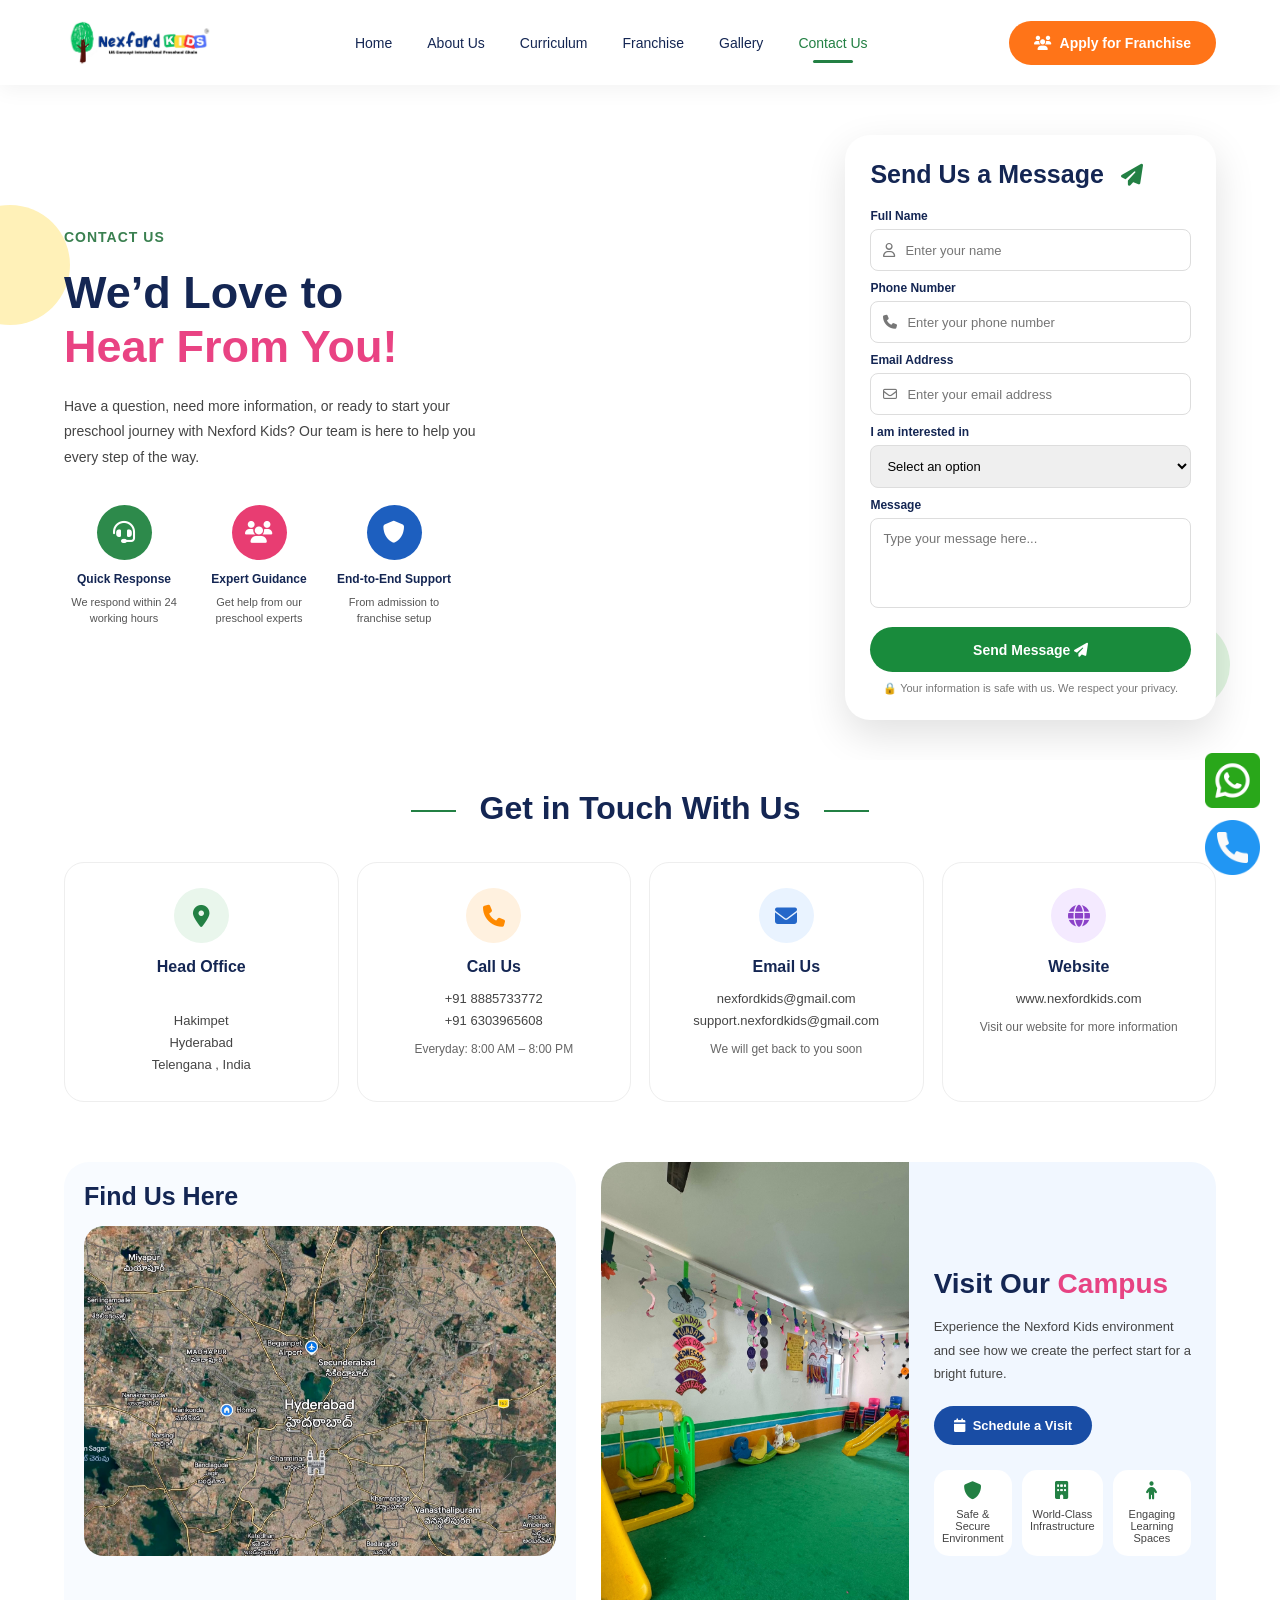
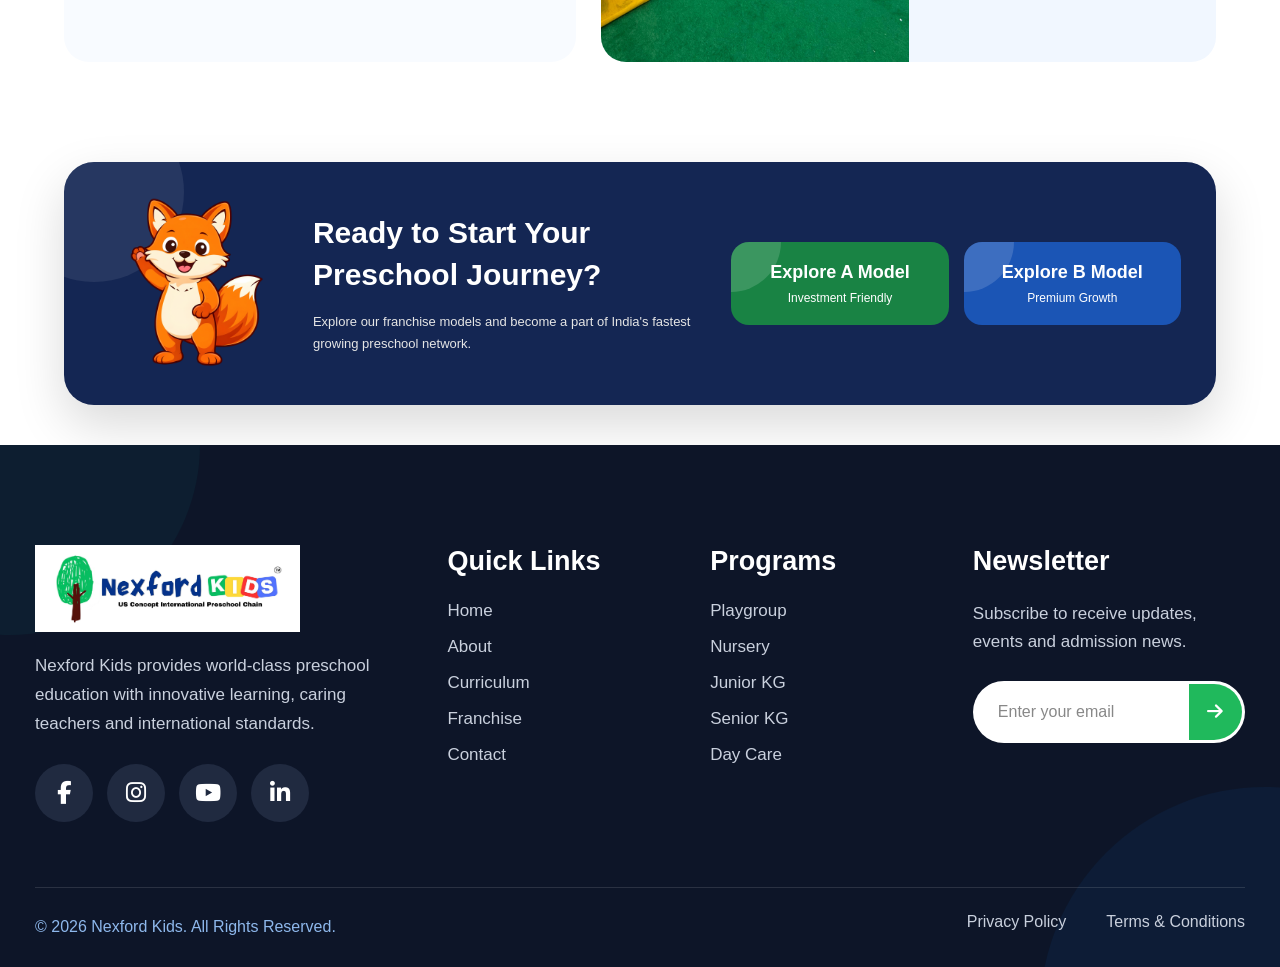
<file: contact.html>
<!DOCTYPE html>
<html lang="en">

<head>

<meta charset="UTF-8">

<title>
Nexford Kids Contact Us | Preschool Franchise & Admissions
</title>


<meta name="description"
content="
Contact Nexford Kids for preschool admissions,
franchise opportunities, campus visits and early
childhood education solutions.
">


<meta name="keywords"
content="
Nexford Kids,
Preschool Franchise,
Play School,
Nursery Admission,
Kids Education,
Preschool Contact
">


<meta name="author"
content="Nexford Kids International Preschool">

<meta name="viewport" content="width=device-width, initial-scale=1.0">


<title>
Nexford Kids | Contact Us
</title>


<link href="https://fonts.googleapis.com/css2?family=Poppins:wght@300;400;500;600;700;800&display=swap" rel="stylesheet">


<link rel="stylesheet"
href="https://cdnjs.cloudflare.com/ajax/libs/font-awesome/6.7.1/css/all.min.css">


<style>

/*=========================================
GLOBAL SETTINGS
=========================================*/


*{

margin:0;
padding:0;
box-sizing:border-box;

}


html{

scroll-behavior:smooth;

}



body{

font-family:'Poppins',sans-serif;

color:#142653;

background:#ffffff;

overflow-x:hidden;

}



.container{

width:90%;

max-width:1250px;

margin:auto;

}



img{

width:100%;

display:block;

}



a{

text-decoration:none;

color:inherit;

}



ul{

list-style:none;

}





/*=========================================
HEADER
=========================================*/


.header{

height:85px;

background:white;

position:sticky;

top:0;

z-index:999;

box-shadow:0 5px 20px rgba(0,0,0,.05);

}



.header .container{

height:100%;

display:flex;

align-items:center;

justify-content:space-between;

}



.logo img{

width:150px;

}





/* NAVBAR */


.navbar ul{

display:flex;

align-items:center;

gap:35px;

}



.navbar ul li a{

font-size:14px;

font-weight:500;

color:#142653;

position:relative;

transition:.3s;

}



.navbar ul li a:hover,
.navbar ul li a.active{

color:#238044;

}



.navbar ul li a.active::after{

content:"";

position:absolute;

width:40px;

height:3px;

background:#238044;

bottom:-12px;

left:50%;

transform:translateX(-50%);

border-radius:20px;

}





/* FRANCHISE BUTTON */


.franchise-btn{

background:#ff7418;

color:white;

padding:14px 25px;

border-radius:35px;

font-size:14px;

font-weight:600;

display:flex;

gap:8px;

align-items:center;

transition:.3s;

}



.franchise-btn:hover{

transform:translateY(-3px);

box-shadow:0 15px 30px rgba(255,116,24,.3);

}




/*=========================================
NEW MOBILE + TABLET MENU
60% MENU / 40% WEBSITE
=========================================*/

.mobile-menu{
    position:fixed;
    top:92px;
    right:-60%;
    width:60%;
    height:calc(100vh - 92px);
    background:#ffffff;
    padding:45px 30px;
    box-shadow:-10px 0 35px rgba(0,0,0,.12);
    transition:right .4s ease;
    z-index:9999;
    overflow-y:auto;
}

.mobile-menu.active{
    right:0;
}

.mobile-menu ul{
    display:flex;
    flex-direction:column;
    gap:30px;
    margin:0;
    padding:0;
}

.mobile-menu a{
    display:block;
    font-size:18px;
    font-weight:500;
    color:var(--black);
    transition:.3s;
}

.mobile-menu a:hover{
    color:var(--secondary);
    padding-left:8px;
}


/*=========================================
MENU BUTTON
=========================================*/

.menu-toggle{
    display:none;
    width:50px;
    height:50px;
    border:none;
    border-radius:12px;
    background:#F4F6FA;
    font-size:22px;
    color:var(--primary);
    cursor:pointer;
    align-items:center;
    justify-content:center;
    transition:.3s;
}

.menu-toggle:hover{
    background:var(--secondary);
    color:#fff;
}


/*=========================================
TABLET + MOBILE
=========================================*/

@media(max-width:992px){

    .nav-menu{
        display:none;
    }

    .menu-toggle{
        display:flex;
    }

    .apply-btn{
        padding:12px 20px;
        font-size:14px;
    }

}


/*=========================================
SMALL MOBILE
=========================================*/

@media(max-width:576px){

    .header .container{
        height:82px;
    }

    .logo img{
        height:58px;
    }

    .apply-btn{
        display:none;
    }

    .mobile-menu{
        top:82px;
        height:calc(100vh - 82px);
        width:60%;
        right:-60%;
        padding:40px 25px;
    }

    .mobile-menu.active{
        right:0;
    }

}



/*=========================================
CONTACT HERO
=========================================*/


.contact-hero{

padding:50px 0 40px;

position:relative;

overflow:hidden;

}



.contact-hero .container{

display:flex;

align-items:center;

justify-content:space-between;

gap:35px;

}





/* LEFT CONTENT */


.contact-left{

width:38%;

}



.small-title{

font-size:14px;

font-weight:700;

color:#3a8050;

letter-spacing:1px;

}



.small-title::after{

content:"";

display:block;

width:35px;

height:3px;

background:#3a8050;

margin-top:8px;

}



.contact-left h1{

font-size:45px;

line-height:1.2;

font-weight:800;

margin:20px 0;

color:#142653;

}



.contact-left h1 span{

color:#e94383;

}



.contact-left p{

font-size:14px;

line-height:1.8;

color:#444;

max-width:420px;

}





/*=========================================
SUPPORT CARDS
=========================================*/


.support-cards{

display:flex;

gap:15px;

margin-top:35px;

}



.support-card{

width:120px;

text-align:center;

}



.support-card .icon{

width:55px;

height:55px;

border-radius:50%;

display:flex;

align-items:center;

justify-content:center;

margin:auto auto 12px;

font-size:22px;

color:white;

}



.support-card:nth-child(1) .icon{

background:#2d8a4b;

}



.support-card:nth-child(2) .icon{

background:#e83d72;

}



.support-card:nth-child(3) .icon{

background:#1d5fbf;

}



.support-card h3{

font-size:12px;

margin-bottom:8px;

color:#142653;

}



.support-card p{

font-size:11px;

line-height:1.5;

color:#555;

}







/*=========================================
RIGHT SECTION
=========================================*/


.contact-right{

width:58%;

position:relative;

}





/* CONTACT IMAGE */


.contact-image{

position:absolute;

left:-210px;

bottom:0;

width:330px;

z-index:2;

}



.contact-image img:first-child{

border-radius:150px 150px 0 0;

}





.contact-image .fox{

position:absolute;

width:120px;

bottom:-10px;

right:20px;

}






/* CONTACT FORM */


.contact-form{

background:white;

padding:25px;

border-radius:25px;

box-shadow:0 15px 40px rgba(0,0,0,.12);

position:relative;

z-index:3;

}



.contact-form h2{

font-size:25px;

color:#142653;

margin-bottom:20px;

}



.contact-form h2 i{

color:#238044;

font-size:22px;

margin-left:10px;

}





.contact-form label{

font-size:12px;

font-weight:600;

display:block;

margin:10px 0 6px;

}





.input-box{

height:42px;

border:1px solid #ddd;

border-radius:8px;

display:flex;

align-items:center;

padding:0 12px;

}



.input-box i{

font-size:14px;

color:#777;

margin-right:10px;

}



.input-box input{

border:none;

outline:none;

width:100%;

font-size:13px;

}





.contact-form select,
.contact-form textarea{

width:100%;

border:1px solid #ddd;

border-radius:8px;

padding:12px;

outline:none;

font-family:inherit;

font-size:13px;

}



.contact-form textarea{

height:90px;

resize:none;

}





.contact-form button{

margin-top:15px;

width:100%;

height:45px;

border:none;

border-radius:25px;

background:#198b3c;

color:white;

font-size:14px;

font-weight:600;

cursor:pointer;

transition:.3s;

}



.contact-form button:hover{

background:#146c30;

transform:translateY(-3px);

}




.privacy{

font-size:11px!important;

text-align:center;

margin-top:10px;

color:#777!important;

}









/*=========================================
RESPONSIVE
=========================================*/


@media(max-width:1100px){


.navbar{

display:none;

}



.menu-btn{

display:block;

}



.franchise-btn{

display:none;

}



.contact-hero .container{

flex-direction:column;

}



.contact-left,
.contact-right{

width:100%;

}



.contact-left{

text-align:center;

}



.contact-left p{

margin:auto;

}



.support-cards{

justify-content:center;

}



.contact-image{

display:none;

}



}





@media(max-width:600px){


.contact-left h1{

font-size:34px;

}



.support-cards{

flex-wrap:wrap;

}



.support-card{

width:100px;

}



.contact-form{

padding:20px;

}



.contact-form h2{

font-size:22px;

}


}

/*=========================================
GET IN TOUCH SECTION
=========================================*/


.get-touch{

    padding:30px 0 60px;

}



.get-touch h2{

    text-align:center;

    font-size:32px;

    font-weight:800;

    color:#142653;

    margin-bottom:35px;

}



.get-touch h2::before,
.get-touch h2::after{

    content:"";

    display:inline-block;

    width:45px;

    height:2px;

    background:#238044;

    margin:0 15px;

    vertical-align:middle;

}





/* CONTACT INFO CARDS */


.contact-cards{

    display:grid;

    grid-template-columns:repeat(4,1fr);

    gap:18px;

}



.info-card{

    background:white;

    border-radius:20px;

    padding:25px 18px;

    text-align:center;

    border:1px solid #eeeeee;

    min-height:180px;

    transition:.35s;

}



.info-card:hover{

    transform:translateY(-8px);

    box-shadow:0 15px 35px rgba(0,0,0,.1);

}



.info-card i{

    width:55px;

    height:55px;

    border-radius:50%;

    display:flex;

    align-items:center;

    justify-content:center;

    margin:0 auto 15px;

    background:#e9f6ec;

    color:#238044;

    font-size:22px;

}



.info-card:nth-child(2) i{

    background:#fff1df;

    color:#ff8a00;

}



.info-card:nth-child(3) i{

    background:#e9f3ff;

    color:#2467c9;

}



.info-card:nth-child(4) i{

    background:#f4eaff;

    color:#8b42c8;

}



.info-card h3{

    font-size:16px;

    color:#142653;

    margin-bottom:12px;

}



.info-card p{

    font-size:13px;

    line-height:1.7;

    color:#444;

}



.info-card small{

    display:block;

    margin-top:10px;

    font-size:12px;

    color:#666;

}







/*=========================================
LOCATION SECTION
=========================================*/


.location-section{

    padding:0 0 60px;

}



.location-section .container{

    display:grid;

    grid-template-columns:1fr 1.2fr;

    gap:25px;

}





/* MAP CARD */


.map-card{

    background:#f8fbff;

    border-radius:25px;

    padding:20px;

    overflow:hidden;

}



.map-card h2{

    font-size:25px;

    color:#142653;

    margin-bottom:15px;

}



.map-card img{

    height:330px;

    object-fit:cover;

    border-radius:20px;

}







/* CAMPUS CARD */


.campus-card{

    background:#f1f7ff;

    border-radius:25px;

    overflow:hidden;

    display:flex;

    align-items:center;

}



.campus-card > img{

    width:50%;

    height:100%;

    min-height:330px;

    object-fit:cover;

}





.campus-content{

    width:50%;

    padding:25px;

}



.campus-content h2{

    font-size:28px;

    color:#142653;

    margin-bottom:15px;

}



.campus-content h2 span{

    color:#e74383;

}



.campus-content p{

    font-size:13px;

    line-height:1.8;

    color:#444;

    margin-bottom:20px;

}



.campus-content a{

    display:inline-flex;

    align-items:center;

    gap:8px;

    background:#194da5;

    color:white;

    padding:12px 20px;

    border-radius:25px;

    font-size:13px;

    font-weight:600;

}





/* BENEFITS */


.benefits{

    display:flex;

    gap:10px;

    margin-top:25px;

}



.benefits div{

    flex:1;

    background:white;

    border-radius:15px;

    padding:12px 8px;

    text-align:center;

    font-size:11px;

    color:#444;

}



.benefits i{

    display:block;

    color:#238044;

    font-size:18px;

    margin-bottom:8px;

}






/*=========================================
CARD DECORATIONS
=========================================*/


.info-card::after{

    content:"";

    position:absolute;

}



.info-card{

    position:relative;

    overflow:hidden;

}



.info-card:hover i{

    transform:scale(1.1);

    transition:.3s;

}








/*=========================================
TABLET RESPONSIVE
=========================================*/


@media(max-width:1100px){


.contact-cards{

    grid-template-columns:repeat(2,1fr);

}



.location-section .container{

    grid-template-columns:1fr;

}



}





/*=========================================
MOBILE RESPONSIVE
=========================================*/


@media(max-width:700px){



.get-touch h2{

    font-size:25px;

}



.contact-cards{

    grid-template-columns:1fr;

}



.campus-card{

    flex-direction:column;

}



.campus-card > img{

    width:100%;

    min-height:220px;

}



.campus-content{

    width:100%;

}



.benefits{

    flex-direction:column;

}



.map-card img{

    height:250px;

}



}

/*=========================================
FRANCHISE CTA SECTION
=========================================*/


.contact-cta{

    padding:40px 0;

}



.contact-cta .container{

    background:#142653;

    border-radius:30px;

    padding:30px 35px;

    display:flex;

    align-items:center;

    gap:30px;

    position:relative;

    overflow:hidden;

}





.contact-cta .container::before{

    content:"";

    position:absolute;

    width:180px;

    height:180px;

    background:rgba(255,255,255,.08);

    border-radius:50%;

    left:-60px;

    top:-60px;

}





/* FOX */


.cta-fox{

    width:18%;

    position:relative;

    z-index:2;

}



.cta-fox img{

    animation:foxFloat 3s infinite ease-in-out;

}



@keyframes foxFloat{


0%{

transform:translateY(0);

}


50%{

transform:translateY(-12px);

}


100%{

transform:translateY(0);

}


}





/* CTA TEXT */


.cta-text{

    width:38%;

    color:white;

    z-index:2;

}



.cta-text h2{

    font-size:30px;

    line-height:1.4;

    font-weight:800;

}



.cta-text p{

    margin-top:15px;

    font-size:13px;

    line-height:1.7;

    color:#e5e5e5;

}






/* MODEL BUTTONS */


.cta-buttons{

    width:44%;

    display:flex;

    gap:15px;

    z-index:2;

}



.cta-buttons a{

    flex:1;

    padding:20px 15px;

    border-radius:18px;

    color:white;

    text-align:center;

    background:#198344;

    font-size:18px;

    font-weight:700;

    transition:.35s;

}



.cta-buttons a:nth-child(2){

    background:#1b55b5;

}



.cta-buttons a:hover{

    transform:translateY(-8px);

    box-shadow:0 15px 30px rgba(0,0,0,.2);

}



.cta-buttons small{

    display:block;

    margin-top:8px;

    font-size:12px;

    font-weight:400;

}









/*=========================================
FOOTER SECTION
=========================================*/


footer{

    background:white;

    padding-top:35px;

}





.footer-container{

    width:90%;

    max-width:1250px;

    margin:auto;

    display:grid;

    grid-template-columns:1.5fr 1fr 1fr 1fr 1.2fr;

    gap:35px;

    padding-bottom:30px;

}






/* FOOTER ABOUT */


.footer-about img{

    width:150px;

    margin-bottom:15px;

}



.footer-about p{

    font-size:13px;

    line-height:1.7;

    color:#555;

}





/* FOOTER HEADINGS */


footer h3{

    font-size:16px;

    color:#142653;

    margin-bottom:15px;

}





footer a{

    display:block;

    font-size:13px;

    color:#555;

    margin-bottom:10px;

    transition:.3s;

}



footer a:hover{

    color:#238044;

    transform:translateX(5px);

}








/* NEWSLETTER */


.newsletter p{

    font-size:13px;

    color:#555;

    margin-bottom:15px;

}



.newsletter{

    position:relative;

}



.newsletter input{

    width:100%;

    height:45px;

    border-radius:25px;

    border:1px solid #ddd;

    padding:0 50px 0 18px;

    outline:none;

}



.newsletter button{

    position:absolute;

    right:5px;

    bottom:5px;

    width:35px;

    height:35px;

    border:none;

    border-radius:50%;

    background:#198344;

    color:white;

    cursor:pointer;

}





/*=========================================
FOOTER BOTTOM
=========================================*/


.footer-bottom{

    background:#142653;

    color:white;

    padding:15px 5%;

    display:flex;

    justify-content:space-between;

    align-items:center;

    font-size:12px;

}



.footer-bottom p{

    margin:0;

}







/*=========================================
FINAL RESPONSIVE
=========================================*/


@media(max-width:1200px){



.contact-cta .container{

    flex-wrap:wrap;

}



.cta-fox{

    width:20%;

}



.cta-text{

    width:70%;

}



.cta-buttons{

    width:100%;

}



.footer-container{

    grid-template-columns:repeat(3,1fr);

}



}





@media(max-width:768px){



.contact-cta .container{

    flex-direction:column;

    text-align:center;

}



.cta-fox,
.cta-text,
.cta-buttons{

    width:100%;

}



.cta-buttons{

    flex-direction:column;

}



.cta-text h2{

    font-size:25px;

}



.footer-container{

    grid-template-columns:1fr;

    text-align:center;

}



.footer-about img{

    margin:auto;

}



.footer-bottom{

    flex-direction:column;

    gap:10px;

    text-align:center;

}



}





@media(max-width:500px){


.contact-cta .container{

    padding:25px 20px;

}



.cta-buttons a{

    font-size:16px;

}



footer h3{

    margin-top:20px;

}


}

/*=========================================
FINAL PREMIUM POLISH
=========================================*/


/* GLOBAL SMOOTH EFFECT */

*{

-webkit-font-smoothing:antialiased;

}



section{

overflow:hidden;

}






/*=========================================
DECORATIVE ELEMENTS
=========================================*/


.contact-hero .container::before{

content:"";

position:absolute;

width:120px;

height:120px;

background:#fff1b8;

border-radius:50%;

left:-50px;

top:120px;

z-index:-1;

}



.contact-hero .container::after{

content:"";

position:absolute;

width:90px;

height:90px;

background:#dff4df;

border-radius:50%;

right:50px;

bottom:50px;

z-index:-1;

}







/*=========================================
CONTACT CARD PREMIUM EFFECT
=========================================*/


.support-card,
.info-card{

cursor:pointer;

}



.support-card:hover .icon,
.info-card:hover i{

transform:scale(1.15) rotate(5deg);

}



.support-card .icon,
.info-card i{

transition:.35s;

}







/*=========================================
FORM PREMIUM EFFECT
=========================================*/


.contact-form{

animation:formFloat 4s infinite ease-in-out;

}



@keyframes formFloat{


0%,100%{

transform:translateY(0);

}


50%{

transform:translateY(-8px);

}


}







/*=========================================
INPUT EFFECT
=========================================*/


.input-box:focus-within,
.contact-form textarea:focus,
.contact-form select:focus{

border-color:#238044;

box-shadow:0 0 0 3px rgba(35,128,68,.12);

}







/*=========================================
CTA PREMIUM EFFECT
=========================================*/


.contact-cta .container{

box-shadow:
0 20px 50px rgba(0,0,0,.15);

}



.cta-buttons a{

position:relative;

overflow:hidden;

}



.cta-buttons a::before{

content:"";

position:absolute;

width:100px;

height:100px;

background:rgba(255,255,255,.15);

border-radius:50%;

top:-50px;

left:-50px;

transition:.5s;

}



.cta-buttons a:hover::before{

left:120%;

}







/*=========================================
WHATSAPP FLOAT BUTTON
=========================================*/


.whatsapp-btn{

position:fixed;

right:25px;

bottom:95px;

width:55px;

height:55px;

border-radius:50%;

background:#25D366;

color:white;

display:flex;

align-items:center;

justify-content:center;

font-size:28px;

z-index:999;

box-shadow:0 10px 25px rgba(0,0,0,.2);

transition:.3s;

}



.whatsapp-btn:hover{

transform:scale(1.1);

}







/*=========================================
BACK TO TOP IMPROVEMENT
=========================================*/


#topBtn{

bottom:25px;

}



#topBtn:hover{

background:#198344;

}







/*=========================================
FOOTER HOVER
=========================================*/


footer a{

position:relative;

}



footer a::after{

content:"";

position:absolute;

width:0;

height:2px;

background:#238044;

left:0;

bottom:-3px;

transition:.3s;

}



footer a:hover::after{

width:100%;

}








/*=========================================
MOBILE FINAL POLISH
=========================================*/


@media(max-width:600px){


.contact-left h1{

line-height:1.3;

}



.contact-form{

animation:none;

}



.contact-cta .container{

border-radius:20px;

}



.whatsapp-btn{

right:15px;

bottom:85px;

width:50px;

height:50px;

font-size:24px;

}



}

/* =====================================================
   NEW MOBILE + TABLET MENU
   60% MENU + 40% WEBSITE
   ===================================================== */

@media (max-width: 992px){

    /* ===============================
       HEADER
       =============================== */

    .header{
        position:sticky;
        top:0;
        z-index:10000;
    }


    /* ===============================
       MENU BUTTON
       =============================== */

    .menu-btn{
        display:flex !important;
        align-items:center;
        justify-content:center;

        width:52px;
        height:52px;

        font-size:30px;

        color:#142653;

        cursor:pointer;

        position:relative;

        z-index:10002;

        flex-shrink:0;
    }


    .menu-btn i{
        pointer-events:none;
    }


    /* ===============================
       HIDE DESKTOP NAVIGATION
       =============================== */

    .navbar{
        display:block !important;

        position:fixed;

        top:85px;

        right:-60vw;

        width:60vw;

        height:calc(100vh - 85px);

        background:#ffffff;

        padding:45px 30px;

        box-shadow:-10px 0 30px rgba(0,0,0,.15);

        z-index:10001;

        overflow-y:auto;

        transition:right .4s ease;

        visibility:hidden;
    }


    /* ===============================
       OPEN MENU
       =============================== */

    .navbar.show{
        display:block !important;

        right:0;

        visibility:visible;

        width:60vw;

        left:auto;

        top:85px;

        height:calc(100vh - 85px);

        position:fixed;

        background:#ffffff;

        padding:45px 30px;

        box-shadow:-10px 0 30px rgba(0,0,0,.15);

        z-index:10001;

        overflow-y:auto;
    }


    /* ===============================
       MENU LIST
       =============================== */

    .navbar ul{

        display:flex !important;

        flex-direction:column !important;

        align-items:flex-start !important;

        justify-content:flex-start !important;

        gap:28px !important;

        width:100%;

        margin:0;

        padding:0;
    }


    /* ===============================
       MENU LINKS
       =============================== */

    .navbar ul li{

        width:100%;

        margin:0;

        padding:0;
    }


    .navbar ul li a{

        display:block;

        width:100%;

        font-size:18px;

        font-weight:500;

        color:#142653;

        padding:5px 0;

        text-align:left;

        position:relative;
    }


    /* ===============================
       ACTIVE LINK
       =============================== */

    .navbar ul li a.active{

        color:#238044;
    }


    .navbar ul li a.active::after{

        left:0;

        transform:none;

        bottom:-6px;

        width:35px;

        height:3px;

        background:#238044;
    }


    /* ===============================
       APPLY BUTTON
       =============================== */

    .franchise-btn{

        display:none !important;
    }

}


/* =====================================================
   SMALL MOBILE
   ===================================================== */

@media (max-width:600px){

    .menu-btn{

        width:48px;

        height:48px;

        font-size:28px;
    }


    .navbar{

        top:85px;

        right:-60vw;

        width:60vw;

        height:calc(100vh - 85px);

        padding:35px 22px;
    }


    .navbar.show{

        top:85px;

        right:0;

        width:60vw;

        height:calc(100vh - 85px);

        padding:35px 22px;
    }


    .navbar ul{

        gap:25px !important;
    }


    .navbar ul li a{

        font-size:17px;
    }

}

/* =========================================
   NEW MOBILE / TABLET MENU
   RIGHT 60% MENU + LEFT 40% WEBSITE
========================================= */

@media (max-width: 992px) {

    /* Menu button */
    .menu-btn {
        display: flex !important;
        align-items: center;
        justify-content: center;
        position: relative;
        z-index: 10001;
        cursor: pointer;
    }

    /* Hide old navbar by default */
    .navbar {
        display: block !important;
        position: fixed !important;

        top: 0 !important;
        right: -60% !important;
        left: auto !important;

        width: 60% !important;
        height: 100vh !important;

        background: #ffffff !important;

        padding: 110px 35px 30px !important;

        z-index: 10000 !important;

        box-shadow: -10px 0 30px rgba(0,0,0,0.10);

        transition: right 0.35s ease !important;

        overflow-y: auto;
    }

    /* OPEN MENU */
    .navbar.show {
        right: 0 !important;
        left: auto !important;

        width: 60% !important;
    }

    /* Menu list */
    .navbar ul,
    .navbar.show ul {
        display: flex !important;
        flex-direction: column !important;

        align-items: flex-start !important;

        gap: 0 !important;

        width: 100%;
    }

    /* Menu items */
    .navbar ul li {
        width: 100%;
        margin-bottom: 35px;
    }

    /* Menu links */
    .navbar ul li a {
        display: block;

        width: 100%;

        font-size: 18px;

        font-weight: 500;

        color: #142653;

        padding: 5px 0;
    }

    /* Active link */
    .navbar ul li a.active {
        color: #238044;
    }

    /* Active underline */
    .navbar ul li a.active::after {
        left: 0;
        transform: none;

        bottom: -8px;

        width: 52px;
    }

    /* Hide desktop franchise button */
    .franchise-btn {
        display: none !important;
    }
}


/* =========================================
   MOBILE
========================================= */

@media (max-width: 600px) {

    .navbar {
        width: 60% !important;

        right: -60% !important;

        padding: 45px 30px 30px !important;
    }

    .navbar.show {
        width: 60% !important;

        right: 0 !important;
    }

    .navbar ul li {
        margin-bottom: 30px;
    }

    .navbar ul li a {
        font-size: 18px !important;
        line-height: 1.0; 
    }
}

/* =========================================
   MOBILE APPLY FRANCHISE BUTTON
   ========================================= */

.mobile-apply {
    display: none !important;
}

@media (max-width: 992px) {

    .mobile-apply {
        display: block !important;
        width: 100% !important;
        margin-top: 8px !important;
    }

    .mobile-apply a {
        display: flex !important;
        align-items: center !important;
        justify-content: center !important;
        gap: 8px !important;

        background: #ff7418 !important;
        color: #ffffff !important;

        padding: 11px 15px !important;

        border-radius: 25px !important;

        font-size: 15px !important;
        font-weight: 600 !important;

        width: 100% !important;

        box-shadow: 0 8px 20px rgba(255,116,24,.20) !important;
    }

    .mobile-apply a:hover {
        background: #e96510 !important;
        color: #ffffff !important;
    }

}

/* =========================================
   REMOVE GREEN LINE UNDER CONTACT US
   ========================================= */

/* Remove decorative lines from Contact page */
.contact-hero::before,
.contact-hero::after,
.contact-section::before,
.contact-section::after,

.contact-hero .section-title::before,
.contact-hero .section-title::after,
.contact-section .section-title::before,
.contact-section .section-title::after,

.contact-hero .small-title::before,
.contact-hero .small-title::after,
.contact-section .small-title::before,
.contact-section .small-title::after,

.contact-hero h2::before,
.contact-hero h2::after,
.contact-section h2::before,
.contact-section h2::after,

.contact-hero h3::before,
.contact-hero h3::after,
.contact-section h3::before,
.contact-section h3::after,

.contact-hero .section-heading::before,
.contact-hero .section-heading::after,
.contact-section .section-heading::before,
.contact-section .section-heading::after {

    content: none !important;
    display: none !important;
    width: 0 !important;
    height: 0 !important;
    border: none !important;
    background: none !important;
}


/* Also remove borders that may be creating the line */
.contact-hero .small-title,
.contact-section .small-title,
.contact-hero .section-title,
.contact-section .section-title {

    border: none !important;
}

/* =========================================
   HIDE HAMBURGER BUTTON ON DESKTOP ONLY
   ========================================= */

@media (min-width: 993px) {
    .menu-btn {
        display: none !important;
    }
}

/* =========================================================
   USE navigation.html FOR MOBILE + TABLET
   ADD THIS AT THE VERY END OF CSS
   ========================================================= */

@media screen and (max-width: 992px) {

    /* Hide the OLD page navigation */
    body > header.header {
        display: none !important;
    }

    /* Hide OLD mobile navigation elements */
    body > .mobile-menu-panel,
    body > .mobile-menu-backdrop,
    body > .mobile-menu-button {
        display: none !important;
    }

    /* Show the NEW navigation.html */
    #navigation {
        display: block !important;
        width: 100% !important;
        position: relative !important;
        z-index: 99999 !important;
    }

    #navigation .nk-responsive-nav {
        display: block !important;
        width: 100% !important;
    }

}


/* =========================================================
   DESKTOP
   Keep your existing desktop header
   ========================================================= */

@media screen and (min-width: 993px) {

    #navigation {
        display: none !important;
    }

}


/* =========================================================
   MOBILE + TABLET
   REDUCE SPACE AFTER NAVIGATION
   ========================================================= */

@media screen and (max-width: 992px) {

    .hero,
    .hero-section,
    #hero {
        margin-top: 0 !important;
    }

    .hero-content {
        margin-top: 0 !important;
    }

}

</style>

</head>


<body>

<div id="navigation"></div>

<!-- =====================================
HEADER
===================================== -->


<header class="header">


<div class="container">


<div class="logo">

<img src="logo1.jpeg" alt="Nexford Kids">

</div>




<nav class="navbar">

<ul>

<li>
<a href="index.html">
Home
</a>
</li>


<li>
<a href="about.html">
About Us
</a>
</li>


<li>
<a href="curriculum.html">
Curriculum
</a>
</li>


<li>
<a href="Franchise.html">
Franchise
</a>
</li>


<li>
<a href="gallery.html">
Gallery
</a>
</li>


<li>
<a class="active" href="#">
Contact Us
</a>
</li>

<li class="mobile-apply">
    <a href="apply-franchise.html">
        <i class="fa-solid fa-user-plus"></i>
        Apply for Franchise
    </a>
</li>


</ul>

</nav>




<a href="apply-franchise.html" class="franchise-btn">

<i class="fa-solid fa-users"></i>

Apply for Franchise

</a>




<div class="menu-btn">

<i class="fa-solid fa-bars"></i>

</div>


</div>


</header>




<div id="floating-buttons"></div>

<script>
fetch("floating-buttons.html")
    .then(response => response.text())
    .then(data => {
        document.getElementById("floating-buttons").innerHTML = data;
    });
</script>




<!-- =====================================
CONTACT HERO SECTION
===================================== -->


<section class="contact-hero">


<div class="container">



<!-- LEFT CONTENT -->


<div class="contact-left">


<span class="small-title">

CONTACT US

</span>




<h1>

We’d Love to

<br>

<span>
Hear From You!
</span>

</h1>




<p>

Have a question, need more information,
or ready to start your preschool journey with
Nexford Kids? Our team is here to help you
every step of the way.

</p>






<div class="support-cards">



<div class="support-card">


<div class="icon">

<i class="fa-solid fa-headset"></i>

</div>


<h3>

Quick Response

</h3>


<p>

We respond within
24 working hours

</p>


</div>





<div class="support-card">


<div class="icon">

<i class="fa-solid fa-users"></i>

</div>


<h3>

Expert Guidance

</h3>


<p>

Get help from our
preschool experts

</p>


</div>





<div class="support-card">


<div class="icon">

<i class="fa-solid fa-shield"></i>

</div>


<h3>

End-to-End Support

</h3>


<p>

From admission to
franchise setup

</p>


</div>



</div>




</div>









<!-- RIGHT CONTACT FORM -->









<div class="contact-form">


<h2>

Send Us a Message

<i class="fa-solid fa-paper-plane"></i>

</h2>



<form id="whatsappForm">


<label>
Full Name
</label>


<div class="input-box">

<i class="fa-regular fa-user"></i>

<input type="text"
id="name"
placeholder="Enter your name"
required>

</div>






<label>
Phone Number
</label>


<div class="input-box">

<i class="fa-solid fa-phone"></i>

<input type="text"
id="phone"
placeholder="Enter your phone number"
required>

</div>






<label>
Email Address
</label>


<div class="input-box">

<i class="fa-regular fa-envelope"></i>

<input type="email"
id="email"
placeholder="Enter your email address"
required>

</div>






<label>
I am interested in
</label>


<select>

<option>
Select an option
</option>

<option>
Preschool Franchise
</option>

<option>
Admission
</option>

<option>
General Enquiry
</option>


</select>






<label>
Message
</label>


<textarea
id="message"
placeholder="Type your message here..."
required></textarea>





<button type="submit">

Send Message

<i class="fa-solid fa-paper-plane"></i>

</button>




<p class="privacy">

🔒 Your information is safe with us.
We respect your privacy.

</p>




</form>


</div>



</div>




</div>


</section>









<!-- =====================================
GET IN TOUCH
===================================== -->


<section class="get-touch">


<div class="container">



<h2>

Get in Touch With Us

</h2>





<div class="contact-cards">





<div class="info-card">


<i class="fa-solid fa-location-dot"></i>


<h3>
Head Office
</h3>


<p>

<br>

Hakimpet

<br>

Hyderabad

<br>

Telengana , India

</p>


</div>







<div class="info-card">


<i class="fa-solid fa-phone"></i>


<h3>
Call Us
</h3>


<p>

+91 8885733772

<br>

+91 6303965608

</p>


<small>

Everyday: 8:00 AM – 8:00 PM

</small>


</div>







<div class="info-card">


<i class="fa-solid fa-envelope"></i>


<h3>
Email Us
</h3>


<p>

nexfordkids@gmail.com

<br>

support.nexfordkids@gmail.com

</p>


<small>

We will get back to you soon

</small>


</div>







<div class="info-card">


<i class="fa-solid fa-globe"></i>


<h3>
Website
</h3>


<p>

www.nexfordkids.com

</p>


<small>

Visit our website for more information

</small>


</div>





</div>



</div>


</section>









<!-- =====================================
LOCATION SECTION
===================================== -->


<section class="location-section">


<div class="container">



<div class="map-card">


<h2>

Find Us Here

</h2>


<img src="location.jpeg"
alt="Location Map">


</div>








<div class="campus-card">


<img src="campus.jpeg"
alt="Campus">


<div class="campus-content">


<h2>

Visit Our <span>Campus</span>

</h2>


<p>

Experience the Nexford Kids environment
and see how we create the perfect start
for a bright future.

</p>


<a href="#">

<i class="fa-solid fa-calendar"></i>

Schedule a Visit

</a>


<div class="benefits">


<div>

<i class="fa-solid fa-shield"></i>

Safe & Secure Environment

</div>



<div>

<i class="fa-solid fa-building"></i>

World-Class Infrastructure

</div>



<div>

<i class="fa-solid fa-child"></i>

Engaging Learning Spaces

</div>


</div>


</div>


</div>



</div>


</section>









<!-- =====================================
FRANCHISE CTA
===================================== -->


<section class="contact-cta">


<div class="container">


<div class="cta-fox">

<img src="fox.PNG">

</div>




<div class="cta-text">


<h2>

Ready to Start Your

<br>

Preschool Journey?

</h2>


<p>

Explore our franchise models and
become a part of India's fastest
growing preschool network.

</p>


</div>




<div class="cta-buttons">


<a href="apply-franchise.htlm">

Explore A Model

<small>
Investment Friendly
</small>

</a>



<a href="apply-franchise.htlm">

Explore B Model

<small>
Premium Growth
</small>

</a>



</div>



</div>


</section>

<style>


@media(max-width:1100px){

.navbar.show{

display:block;

position:absolute;

top:75px;

left:0;

width:100%;

background:white;

padding:25px;

box-shadow:0 15px 30px rgba(0,0,0,.1);

}


.navbar.show ul{

flex-direction:column;

gap:20px;

}


}


</style>

<script>

/* =====================================================
   NEW MOBILE + TABLET MENU
   ===================================================== */

const menuBtn = document.querySelector(".menu-btn");

const navbar = document.querySelector(".navbar");


/* ===============================
   OPEN / CLOSE MENU
   =============================== */

if(menuBtn && navbar){

    menuBtn.addEventListener("click", function(e){

        e.stopPropagation();

        navbar.classList.toggle("show");

    });

}


/* ===============================
   CLOSE WHEN MENU LINK IS CLICKED
   =============================== */

document.querySelectorAll(".navbar a").forEach(function(link){

    link.addEventListener("click", function(){

        navbar.classList.remove("show");

    });

});


/* ===============================
   CLOSE WHEN 40% WEBSITE AREA
   IS CLICKED
   =============================== */

document.addEventListener("click", function(e){

    if(!navbar.classList.contains("show")){
        return;
    }


    /* If click is NOT inside menu
       and NOT on menu button */

    if(
        !navbar.contains(e.target) &&
        !menuBtn.contains(e.target)
    ){

        navbar.classList.remove("show");

    }

});


/* ===============================
   CLOSE WITH ESC KEY
   =============================== */

document.addEventListener("keydown", function(e){

    if(e.key === "Escape"){

        navbar.classList.remove("show");

    }

});


/* ===============================
   RESET MENU WHEN SCREEN
   BECOMES DESKTOP
   =============================== */

window.addEventListener("resize", function(){

    if(window.innerWidth > 992){

        navbar.classList.remove("show");

    }

});

</script>
<script>

document.getElementById("whatsappForm").addEventListener("submit", function(event){

    event.preventDefault();

    const name = document.getElementById("name").value;
    const phone = document.getElementById("phone").value;
    const email = document.getElementById("email").value;
    const interest = document.getElementById("interest").value;
    const message = document.getElementById("message").value;

    const whatsappMessage =
`New Contact Enquiry

Name: ${name}
Phone: ${phone}
Email: ${email}
Interested In: ${interest}

Message:
${message}`;

    const whatsappNumber = "918885733772";

    const whatsappURL =
        "https://wa.me/" + whatsappNumber +
        "?text=" + encodeURIComponent(whatsappMessage);

    window.open(whatsappURL, "_blank");

});

</script>

<!-- FOOTER -->
<div id="footer-container"></div>

<script>
fetch("footer.html")
    .then(response => {
        if (!response.ok) {
            throw new Error("footer.html not found");
        }
        return response.text();
    })
    .then(data => {
        document.getElementById("footer-container").innerHTML = data;
    })
    .catch(error => {
        console.error("Footer loading error:", error);
    });
</script>

<script>
fetch("navigation.html")
    .then(response => {
        if (!response.ok) {
            throw new Error("navigation.html not found");
        }
        return response.text();
    })
    .then(html => {

        const container = document.getElementById("navigation");

        // Insert HTML + CSS + JS
        container.innerHTML = html;

        // Execute scripts from navigation.html
        container.querySelectorAll("script").forEach(oldScript => {

            const newScript = document.createElement("script");

            // Copy script attributes
            Array.from(oldScript.attributes).forEach(attribute => {
                newScript.setAttribute(
                    attribute.name,
                    attribute.value
                );
            });

            // Copy JavaScript code
            newScript.textContent = oldScript.textContent;

            oldScript.parentNode.replaceChild(
                newScript,
                oldScript
            );
        });

    })
    .catch(error => {
        console.error("Navigation loading error:", error);
    });
</script>


</body>

</html>
</file>
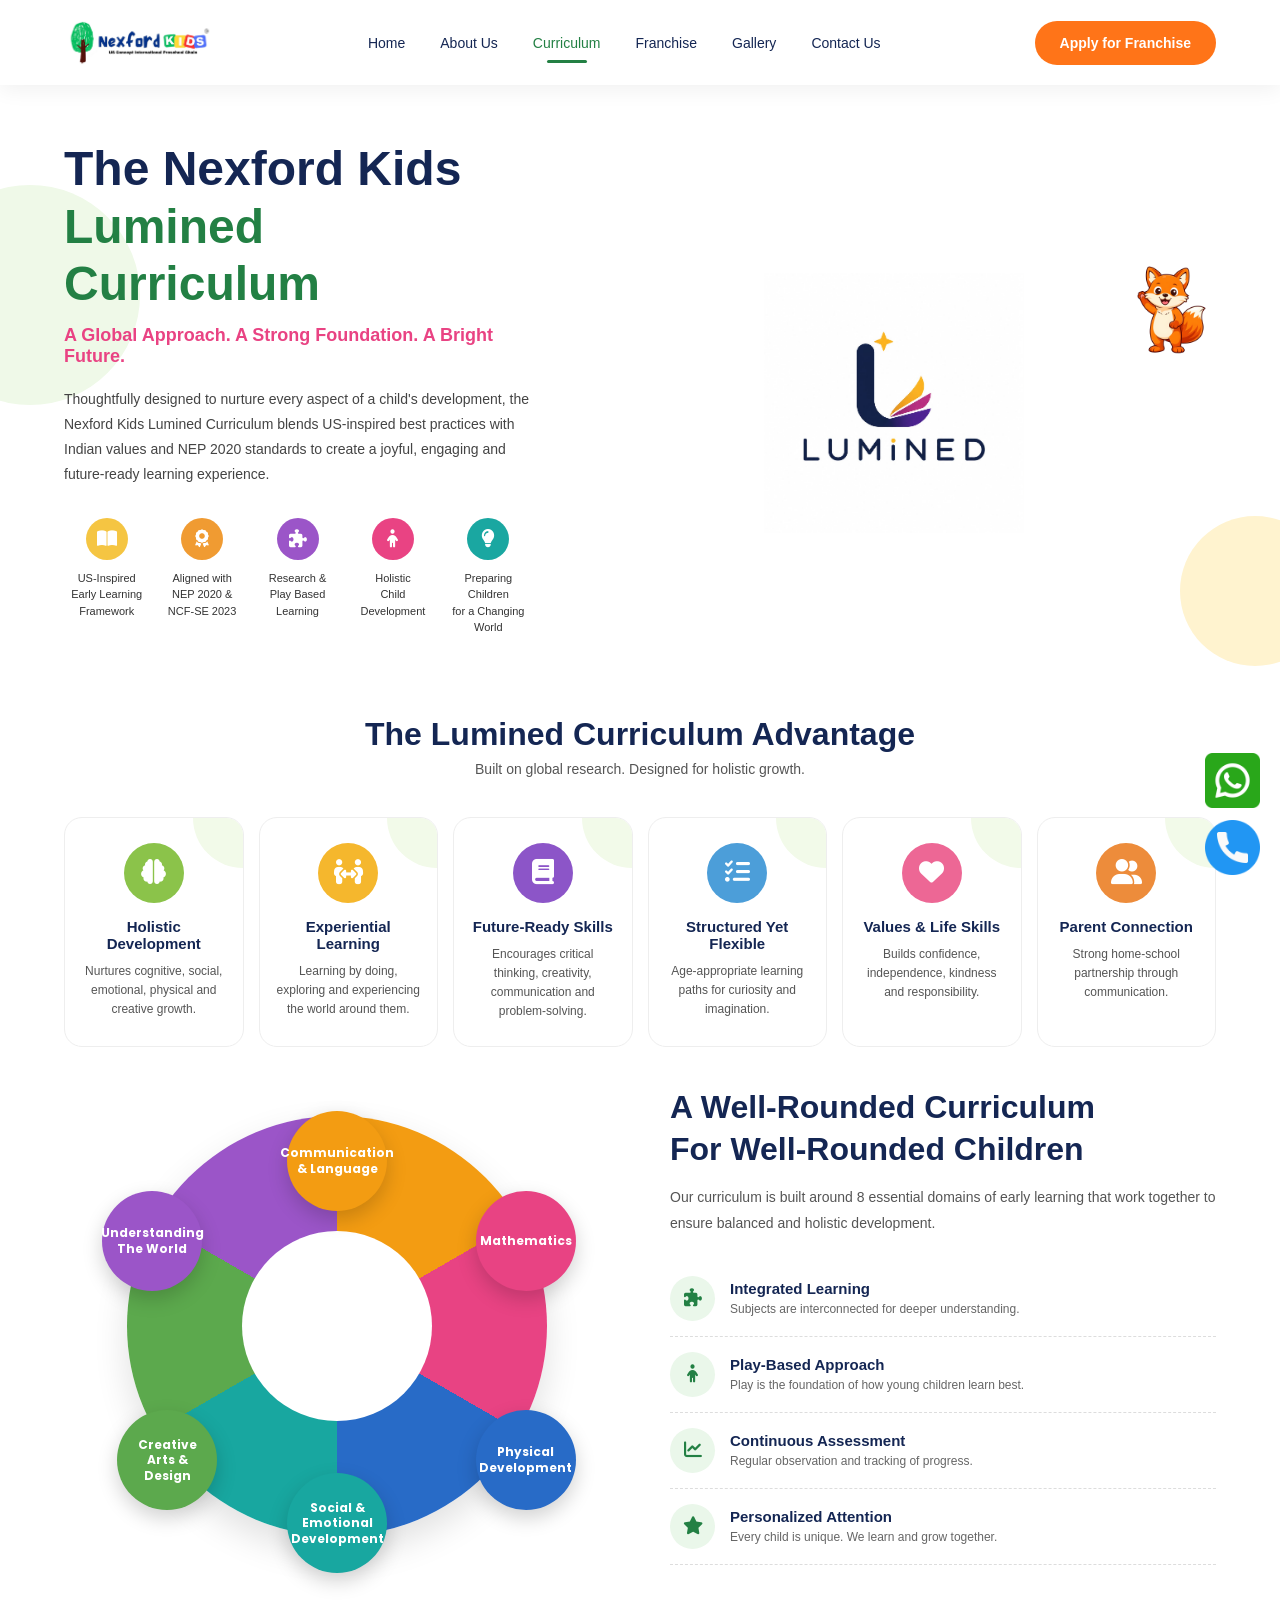
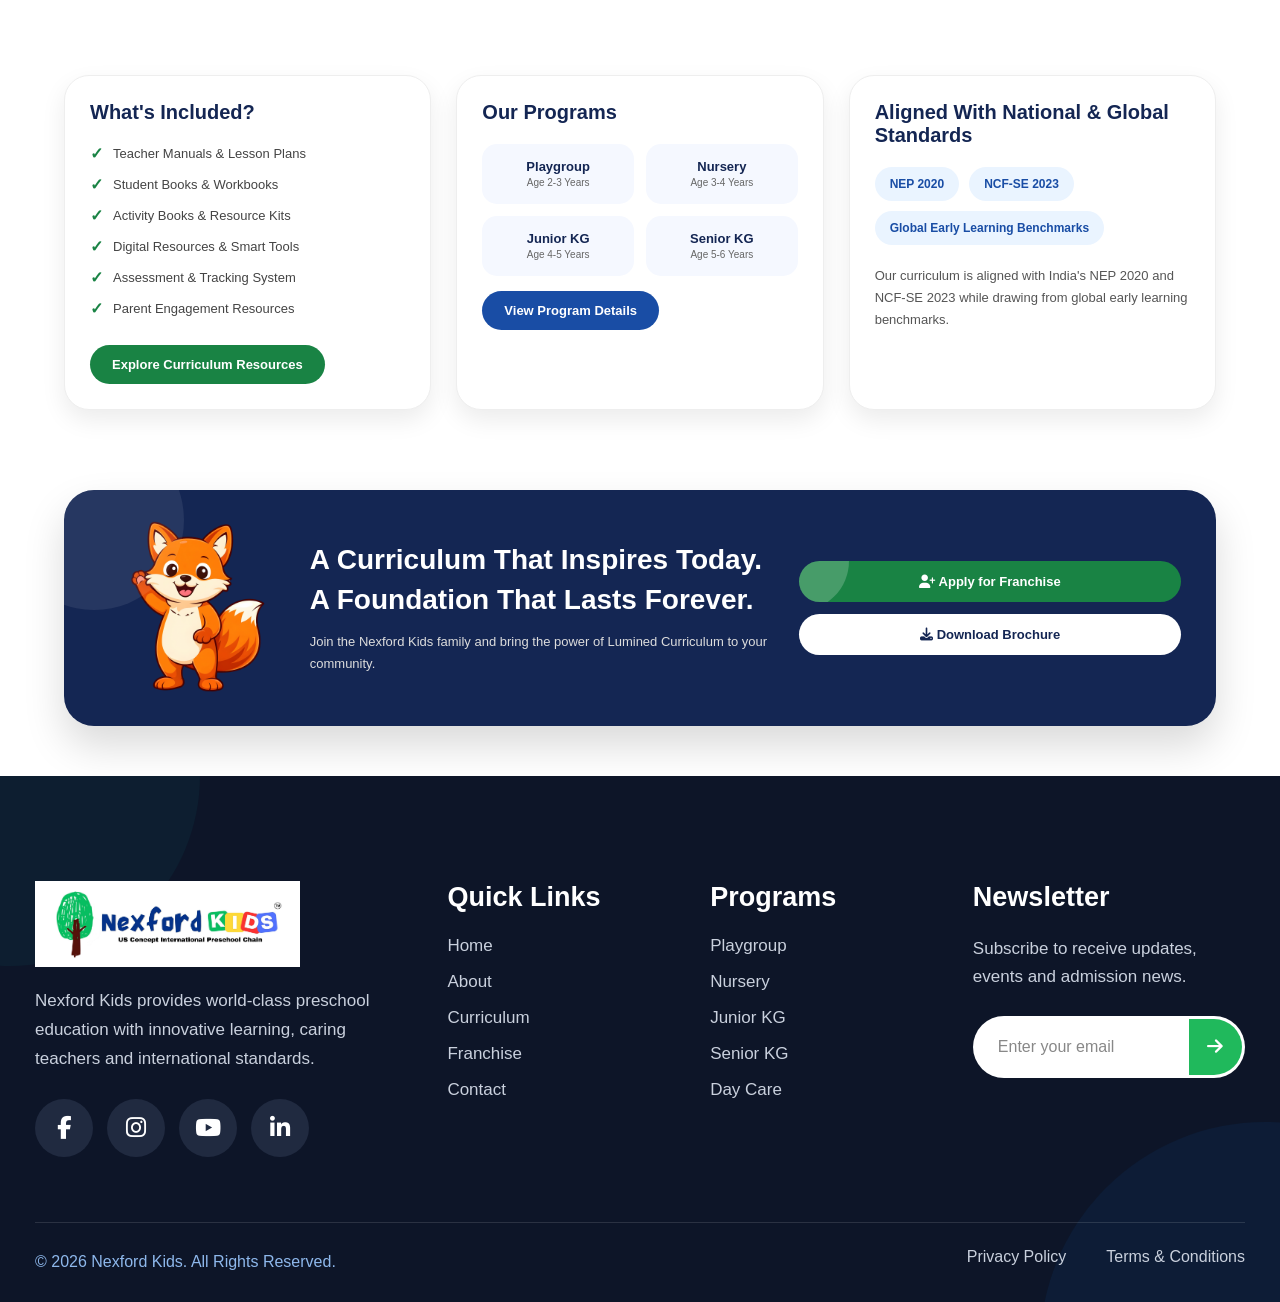
<file: curriculum.html>
<!DOCTYPE html>
<html lang="en">

<head>

<meta charset="UTF-8">

<title>
Nexford Kids Lumined Curriculum | Best Preschool Learning Program
</title>


<meta name="description"
content="
Explore Nexford Kids Lumined Curriculum designed with
US-inspired early learning methods, NEP 2020 alignment,
play-based learning and holistic child development.
">


<meta name="keywords"
content="
Nexford Kids Curriculum,
Preschool Curriculum,
Play Based Learning,
NEP 2020 Preschool,
Early Childhood Education,
Nursery Curriculum
">


<meta name="author"
content="Nexford Kids International Preschool">

<meta name="viewport" content="width=device-width, initial-scale=1.0">


<title>
Nexford Kids | Lumined Curriculum
</title>


<link href="https://fonts.googleapis.com/css2?family=Poppins:wght@300;400;500;600;700;800&display=swap" rel="stylesheet">


<link rel="stylesheet"
href="https://cdnjs.cloudflare.com/ajax/libs/font-awesome/6.7.1/css/all.min.css">


<style>

/*=========================================
GLOBAL SETTINGS
=========================================*/


*{

margin:0;
padding:0;
box-sizing:border-box;

}


html{

scroll-behavior:smooth;

}


body{

font-family:'Poppins',sans-serif;

background:#ffffff;

color:#142653;

overflow-x:hidden;

}



.container{

width:90%;

max-width:1250px;

margin:auto;

}



img{

width:100%;

display:block;

}



a{

text-decoration:none;

color:inherit;

}



ul{

list-style:none;

}





/*=========================================
HEADER
=========================================*/


.header{

height:85px;

background:#fff;

position:sticky;

top:0;

z-index:999;

box-shadow:0 5px 20px rgba(0,0,0,.06);

}



.header .container{

height:100%;

display:flex;

align-items:center;

justify-content:space-between;

}



.logo img{

width:150px;

}






/* NAVIGATION */


.navbar ul{

display:flex;

align-items:center;

gap:35px;

}



.navbar ul li a{

font-size:14px;

font-weight:500;

color:#142653;

position:relative;

transition:.3s;

}



.navbar ul li a:hover,
.navbar ul li a.active{

color:#238044;

}





.navbar ul li a.active::after{

content:"";

position:absolute;

height:3px;

width:40px;

background:#238044;

bottom:-12px;

left:50%;

transform:translateX(-50%);

border-radius:20px;

}







/* APPLY BUTTON */


.franchise-btn{

background:#ff7418;

color:white;

padding:14px 25px;

border-radius:35px;

font-size:14px;

font-weight:600;

display:flex;

align-items:center;

gap:8px;

transition:.3s;

}



.franchise-btn:hover{

transform:translateY(-3px);

box-shadow:0 15px 30px rgba(255,116,24,.3);

}





.menu-btn{

display:none;

font-size:25px;

}









/*=========================================
CURRICULUM HERO SECTION
=========================================*/


.curriculum-hero{
    padding:55px 0 50px;
    position:relative;
    overflow:hidden;
}

html,
body{
    width:100%;
    max-width:100%;
    overflow-x:hidden !important;
}



.curriculum-hero .container{

display:flex;

align-items:center;

justify-content:space-between;

gap:40px;

}








/* LEFT CONTENT */


.curriculum-content{

width:42%;

}



.curriculum-content h1{

font-size:48px;

line-height:1.2;

font-weight:800;

color:#142653;

margin-bottom:12px;

}



.curriculum-content h1 span{

color:#238044;

}



.curriculum-content h3{

font-size:18px;

font-weight:600;

color:#e94383;

margin-bottom:20px;

}



.curriculum-content p{

font-size:14px;

line-height:1.8;

color:#444;

margin-bottom:25px;

}








/*=========================================
CURRICULUM HIGHLIGHTS
=========================================*/


.curriculum-highlights{

display:grid;

grid-template-columns:repeat(5,1fr);

gap:10px;

}





.highlight-item{

text-align:center;

border-right:1px dashed #ccc;

padding:5px;

}



.highlight-item:last-child{

border:none;

}



.highlight-item i{

width:42px;

height:42px;

background:#f5c542;

color:white;

border-radius:50%;

display:flex;

align-items:center;

justify-content:center;

margin:auto auto 10px;

font-size:18px;

}





.highlight-item:nth-child(2) i{

background:#f09b32;

}



.highlight-item:nth-child(3) i{

background:#9b55c8;

}



.highlight-item:nth-child(4) i{

background:#e94383;

}



.highlight-item:nth-child(5) i{

background:#1aa7a1;

}





.highlight-item p{

font-size:11px;

line-height:1.5;

font-weight:500;

color:#333;

}








/*=========================================
RIGHT IMAGE AREA
=========================================*/


.curriculum-image{

width:58%;

position:relative;

}





.curriculum-image>img:first-child{

height:390px;

object-fit:contain;

border-radius:160px 0 0 160px;

}





/* FOX */


/* FOX - TOP RIGHT */

.curriculum-image .fox{
    position:absolute;
    width:150px;
    top:-20px;
    right:0;
    bottom:auto;
    z-index:10;
    animation:foxMove 3s infinite ease-in-out;
}




@keyframes foxMove{


0%,100%{

transform:translateY(0);

}


50%{

transform:translateY(-12px);

}


}









/*=========================================
CURRICULUM BADGE
=========================================*/


.curriculum-badge{

position:absolute;

right:35px;

top:35px;

width:140px;

height:140px;

border-radius:50%;

background:#142653;

border:8px solid #e6b83f;

color:white;

display:flex;

flex-direction:column;

align-items:center;

justify-content:center;

text-align:center;

box-shadow:0 10px 30px rgba(0,0,0,.2);

}



.curriculum-badge strong{

font-size:25px;

color:#ffd34d;

}



.curriculum-badge p{

font-size:11px;

font-weight:600;

line-height:1.4;

}









/*=========================================
HERO DECORATIONS
=========================================*/


.curriculum-hero::before{

content:"";

position:absolute;

width:220px;

height:220px;

background:#eff9e8;

border-radius:50%;

left:-80px;

top:100px;

z-index:-1;

}



.curriculum-hero::after{

content:"";

position:absolute;

width:150px;

height:150px;

background:#fff3cf;

border-radius:50%;

right:-50px;

bottom:50px;

z-index:-1;

}









/*=========================================
TABLET RESPONSIVE
=========================================*/


@media(max-width:1100px){


.navbar{

display:none;

}



.menu-btn{

display:block;

}



.franchise-btn{

display:none;

}



.curriculum-hero .container{

flex-direction:column;

}



.curriculum-content,
.curriculum-image{

width:100%;

}



.curriculum-content{

text-align:center;

}



.curriculum-highlights{

max-width:700px;

margin:auto;

}



.curriculum-image{

margin-top:30px;

}


}









/*=========================================
MOBILE RESPONSIVE
=========================================*/


@media(max-width:600px){

    /* MOBILE HERO LAYOUT */

    .curriculum-hero .container{
        display:grid;
        grid-template-columns:1fr;
        gap:0;
    }

    /* Make LEFT CONTENT children participate in the grid */
    .curriculum-content{
        display:contents;
    }

    /* 1. Heading */
    .curriculum-content h1{
        grid-row:1;
        font-size:34px;
    }

    /* 2. Red text */
    .curriculum-content h3{
        grid-row:2;
        font-size:15px;
        margin-bottom:0;
    }

    /* 3. MAIN IMAGE */
    .curriculum-image{
        grid-row:3;
        width:100%;
        margin-top:15px;
        margin-bottom:15px;
    }

    /* 4. Description */
    .curriculum-content p{
        grid-row:4;
        font-size:13px;
    }

    /* 5. Highlights */
    .curriculum-highlights{
        grid-row:5;
        grid-template-columns:repeat(2,1fr);
        gap:20px;
    }

    .highlight-item{
        border:none;
    }

    /* Main image */
    .curriculum-image>img:first-child{
    height:190px;
    width:88%;
    margin-left:auto;
    object-fit:contain;
    border-radius:65px 0 0 65px;
}


    /* Fox */
    .curriculum-image .fox{
    width:75px;
    top:-8px;
    right:2%;
    bottom:auto;
    }


    .curriculum-badge{
        width:90px;
        height:90px;
        top:15px;
        right:15px;
    }

    .curriculum-badge strong{
        font-size:18px;
    }

    .curriculum-badge p{
        font-size:8px;
    }

}



.highlight-item{

border:none;

}



.curriculum-image>img:first-child{

height:260px;

border-radius:80px 0 0 80px;

}



.curriculum-image .fox{
    width:95px;
    top:-10px;
    right:0;
    bottom:auto;
}


.curriculum-badge{

width:90px;

height:90px;

top:15px;

right:15px;

}



.curriculum-badge strong{

font-size:18px;

}



.curriculum-badge p{

font-size:8px;

}


}

/*=========================================
LUMINED CURRICULUM ADVANTAGE
=========================================*/


.advantage-section{

padding:40px 0 60px;

}





.section-title{

text-align:center;

margin-bottom:40px;

}



.section-title h2{

font-size:32px;

font-weight:800;

color:#142653;

margin-bottom:8px;

}



.section-title p{

font-size:14px;

color:#555;

}







/*=========================================
ADVANTAGE GRID
=========================================*/


.advantage-grid{

display:grid;

grid-template-columns:repeat(6,1fr);

gap:15px;

}





.advantage-card{

background:#fff;

border-radius:18px;

padding:25px 15px;

text-align:center;

border:1px solid #eeeeee;

min-height:190px;

transition:.35s;

position:relative;

overflow:hidden;

}



.advantage-card:hover{

transform:translateY(-10px);

box-shadow:0 15px 35px rgba(0,0,0,.12);

}





.advantage-card::before{

content:"";

position:absolute;

width:100px;

height:100px;

background:#f2fae9;

border-radius:50%;

top:-50px;

right:-50px;

transition:.4s;

}



.advantage-card:hover::before{

transform:scale(2);

}






.advantage-card i{

width:60px;

height:60px;

border-radius:50%;

display:flex;

align-items:center;

justify-content:center;

margin:0 auto 15px;

background:#8bc34a;

color:white;

font-size:25px;

position:relative;

z-index:2;

}




.advantage-card:nth-child(2) i{

background:#f5b72d;

}



.advantage-card:nth-child(3) i{

background:#8c55c8;

}



.advantage-card:nth-child(4) i{

background:#4c9ed9;

}



.advantage-card:nth-child(5) i{

background:#ed6795;

}



.advantage-card:nth-child(6) i{

background:#ed8c3b;

}






.advantage-card h3{

font-size:15px;

color:#142653;

margin-bottom:10px;

}



.advantage-card p{

font-size:12px;

line-height:1.6;

color:#555;

}








/*=========================================
8 CURRICULUM DOMAINS SECTION
=========================================*/


.domains-section{

padding:40px 0 70px;

}





.domains-section .container{

display:grid;

grid-template-columns:1fr 1fr;

align-items:center;

gap:60px;

}









/*=========================================
CURRICULUM WHEEL
=========================================*/


.domain-wheel{

width:380px;

height:380px;

border-radius:50%;

margin:auto;

position:relative;

background:conic-gradient(

#f39c12 0deg 45deg,

#e84383 45deg 90deg,

#9b55c8 90deg 135deg,

#286bc7 135deg 180deg,

#18a7a0 180deg 225deg,

#5ca94d 225deg 270deg,

#79c943 270deg 315deg,

#ffd23f 315deg 360deg

);

display:flex;

align-items:center;

justify-content:center;

}





/*=========================================
PERFECT 6 DOMAIN CURRICULUM CIRCLE
=========================================*/

.domain-wheel{
    width:380px;
    height:380px;
    border-radius:50%;
    margin:auto;
    position:relative;

    background:
    conic-gradient(
        #f39c12 0deg 60deg,
        #e84383 60deg 120deg,
        #286bc7 120deg 180deg,
        #18a7a0 180deg 240deg,
        #5ca94d 240deg 300deg,
        #9b55c8 300deg 360deg
    );

    display:flex;
    align-items:center;
    justify-content:center;

    box-shadow:0 15px 35px rgba(0,0,0,.12);
}


/* INNER WHITE CIRCLE */

.domain-wheel::before{
    content:"";
    position:absolute;

    width:220px;
    height:220px;

    background:#ffffff;

    border-radius:50%;

    z-index:1;
}


/*=========================================
DOMAIN TEXT CIRCLES
=========================================*/

.domain{
    position:absolute;

    width:100px;
    height:100px;

    border-radius:50%;

    display:flex;
    align-items:center;
    justify-content:center;

    text-align:center;

    padding:10px;

    color:#ffffff;

    font-size:11px;
    line-height:1.3;

    font-weight:700;

    box-shadow:0 8px 20px rgba(0,0,0,.18);

    z-index:5;
}


/* 01 */

.domain1{
    top:-5px;
    left:140px;
    background:#f39c12;
}


/* 02 */

.domain2{
    top:70px;
    right:-15px;
    background:#e84383;
}


/* 03 */

.domain3{
    bottom:70px;
    right:-15px;
    background:#286bc7;
}


/* 04 */

.domain4{
    bottom:-5px;
    left:140px;
    background:#18a7a0;
}


/* 05 */

.domain5{
    bottom:70px;
    left:-15px;
    background:#5ca94d;
}


/* 06 */

.domain6{
    top:70px;
    left:-15px;
    background:#9b55c8;
}





/*=========================================
DOMAIN CONTENT
=========================================*/


.domain-content h2{

font-size:32px;

line-height:1.3;

color:#142653;

margin-bottom:15px;

font-weight:800;

}

.domain-content{
    text-align:left;
}

.domain-point{
    justify-content:flex-start;
    text-align:left;
    width:100%;
    padding-left:0;
}

.domain-point > div{
    flex:1;
}

.domain-content>p{

font-size:14px;

line-height:1.8;

color:#555;

margin-bottom:25px;

}






.domain-point{

display:flex;

gap:15px;

align-items:center;

padding:15px 0;

border-bottom:1px dashed #ddd;

}





.domain-point i{

width:45px;

height:45px;

border-radius:50%;

background:#eaf7ea;

display:flex;

align-items:center;

justify-content:center;

color:#238044;

font-size:18px;

}



.domain-point h4{

font-size:15px;

color:#142653;

margin-bottom:5px;

}



.domain-point p{

font-size:12px;

color:#666;

}








/*=========================================
TABLET RESPONSIVE
=========================================*/


@media(max-width:1200px){


.advantage-grid{

grid-template-columns:repeat(3,1fr);

}



.domains-section .container{

grid-template-columns:1fr;

}



.domain-wheel{

margin:auto;

}



.domain-content{

text-align:center;

}



.domain-point{

justify-content:center;

text-align:left;

}



}









/*=========================================
MOBILE RESPONSIVE
=========================================*/


@media(max-width:600px){



.section-title h2{

font-size:25px;

}



.advantage-grid{

grid-template-columns:1fr;

}



.domain-wheel{

width:290px;

height:290px;

}



.domain-wheel::before{

width:130px;

height:130px;

}



.wheel-center{

width:110px;

height:110px;

}



.wheel-center h3{

font-size:15px;

}



.domain{

width:65px;

height:65px;

font-size:8px;

}



.domain1{

left:110px;

}



.domain5{

left:110px;

}



.domain-content h2{

font-size:25px;

}



}

/*=========================================
CURRICULUM RESOURCES SECTION
=========================================*/


.resources-section{

padding:40px 0 60px;

}



.resources-section .container{

display:grid;

grid-template-columns:repeat(3,1fr);

gap:25px;

}






/*=========================================
RESOURCE CARDS
=========================================*/


.resource-card{

background:white;

border-radius:25px;

padding:25px;

border:1px solid #eeeeee;

box-shadow:0 10px 25px rgba(0,0,0,.08);

transition:.35s;

}



.resource-card:hover{

transform:translateY(-8px);

box-shadow:0 20px 40px rgba(0,0,0,.12);

}





.resource-card h3{

font-size:20px;

color:#142653;

margin-bottom:20px;

font-weight:800;

}





.resource-card ul li{

font-size:13px;

color:#444;

margin-bottom:12px;

display:flex;

align-items:center;

gap:10px;

}



.resource-card ul li::before{

content:"✓";

color:#198344;

font-weight:700;

font-size:16px;

}





.resource-card>a{

display:inline-block;

background:#198344;

color:white;

padding:12px 22px;

border-radius:25px;

font-size:13px;

font-weight:600;

margin-top:15px;

transition:.3s;

}



.resource-card>a:hover{

background:#146b32;

transform:translateY(-3px);

}







/*=========================================
PROGRAMS CARD
=========================================*/


.program-list{

display:grid;

grid-template-columns:repeat(2,1fr);

gap:12px;

}



.program-list div{

background:#f5f8ff;

border-radius:15px;

padding:15px 8px;

text-align:center;

font-size:13px;

font-weight:600;

color:#142653;

}



.program-list small{

font-size:10px;

font-weight:400;

color:#666;

}






.programs>a{

background:#194da5;

}







/*=========================================
STANDARDS SECTION
=========================================*/


.standards{

display:flex;

gap:10px;

margin:20px 0;

flex-wrap:wrap;

}



.standards span{

background:#eaf4ff;

padding:10px 15px;

border-radius:20px;

font-size:12px;

font-weight:600;

color:#194da5;

}





.resource-card p{

font-size:13px;

line-height:1.7;

color:#555;

}









/*=========================================
BOTTOM CTA SECTION
=========================================*/


.curriculum-cta{

padding:20px 0 50px;

}



.curriculum-cta .container{

background:#142653;

border-radius:30px;

padding:25px 35px;

display:flex;

align-items:center;

gap:25px;

overflow:hidden;

box-shadow:0 20px 40px rgba(0,0,0,.15);

}







/* FOX */


.cta-image{

width:18%;

}



.cta-image img{

animation:foxFloat 3s infinite ease-in-out;

}





@keyframes foxFloat{


0%,100%{

transform:translateY(0);

}


50%{

transform:translateY(-12px);

}


}







/* CTA CONTENT */


.cta-content{

width:45%;

color:white;

}



.cta-content h2{

font-size:28px;

line-height:1.4;

font-weight:800;

}



.cta-content p{

font-size:13px;

line-height:1.7;

color:#ddd;

margin-top:12px;

}








/* CTA BUTTONS */


.cta-buttons{

width:37%;

display:flex;

flex-direction:column;

gap:12px;

}



.cta-buttons a{

padding:13px 20px;

border-radius:25px;

background:#198344;

color:white;

font-size:13px;

font-weight:600;

text-align:center;

transition:.3s;

}



.cta-buttons a:last-child{

background:#ffffff;

color:#142653;

}



.cta-buttons a:hover{

transform:translateY(-4px);

}








/*=========================================
FOOTER
=========================================*/


footer{

background:white;

padding-top:40px;

}



.footer-container{

width:90%;

max-width:1250px;

margin:auto;

display:grid;

grid-template-columns:1.5fr 1fr 1fr 1fr;

gap:35px;

padding-bottom:30px;

}





.footer-container img{

width:150px;

margin-bottom:15px;

}



.footer-container p{

font-size:13px;

line-height:1.7;

color:#555;

}





footer h3{

font-size:16px;

color:#142653;

margin-bottom:15px;

}



footer a{

display:block;

font-size:13px;

color:#555;

margin-bottom:10px;

transition:.3s;

}



footer a:hover{

color:#198344;

transform:translateX(5px);

}







.footer-bottom{

background:#142653;

color:white;

padding:15px;

text-align:center;

font-size:12px;

}









/*=========================================
FINAL RESPONSIVE
=========================================*/


@media(max-width:1100px){


.resources-section .container{

grid-template-columns:1fr;

}



.curriculum-cta .container{

flex-wrap:wrap;

}



.cta-image{

width:25%;

}



.cta-content{

width:65%;

}



.cta-buttons{

width:100%;

}



.footer-container{

grid-template-columns:repeat(2,1fr);

}



}








@media(max-width:700px){


.resources-section{

padding-top:20px;

}



.resource-card{

padding:20px;

}



.program-list{

grid-template-columns:1fr;

}



.curriculum-cta .container{

flex-direction:column;

text-align:center;

padding:25px;

}



.cta-image,
.cta-content,
.cta-buttons{

width:100%;

}



.cta-buttons{

flex-direction:column;

}



.cta-content h2{

font-size:23px;

}



.footer-container{

grid-template-columns:1fr;

text-align:center;

}



.footer-container img{

margin:auto;

}



}

@media(max-width:992px){

.navbar.show{

display:block;

position:absolute;

top:85px;

right:0;

left:auto;

width:60vw;

background:white;

padding:25px;

box-shadow:0 15px 30px rgba(0,0,0,.12);

}



.navbar.show ul{

flex-direction:column;

gap:20px;

}

}

/*=========================================
FINAL PREMIUM POLISH
=========================================*/


/* GLOBAL SMOOTHNESS */

*{

-webkit-font-smoothing:antialiased;

}



section{

overflow:hidden;

}







/*=========================================
HERO PREMIUM EFFECT
=========================================*/


.curriculum-image img:first-child{

transition:.6s;

}



.curriculum-image:hover img:first-child{

transform:scale(1.04);

}




.curriculum-badge{

animation:badgeMove 3s infinite ease-in-out;

}



@keyframes badgeMove{


0%,100%{

transform:translateY(0);

}


50%{

transform:translateY(-10px);

}


}







/*=========================================
HIGHLIGHT CARD PREMIUM EFFECT
=========================================*/


.highlight-item{

cursor:pointer;

transition:.35s;

}



.highlight-item:hover{

transform:translateY(-8px);

}



.highlight-item:hover i{

transform:rotate(10deg) scale(1.15);

}



.highlight-item i{

transition:.35s;

}







/*=========================================
ADVANTAGE CARD EXTRA EFFECT
=========================================*/


.advantage-card:hover i{

transform:rotateY(360deg);

transition:.6s;

}







/*=========================================
DOMAIN WHEEL EFFECT
=========================================*/


.domain-wheel{

animation:wheelFloat 5s infinite ease-in-out;

}



@keyframes wheelFloat{


0%,100%{

transform:translateY(0);

}


50%{

transform:translateY(-12px);

}


}







/*=========================================
RESOURCE CARD EFFECT
=========================================*/


.resource-card{

cursor:pointer;

}



.resource-card:hover{

border-color:#198344;

}







/*=========================================
CTA PREMIUM DESIGN
=========================================*/


.curriculum-cta .container{

position:relative;

}



.curriculum-cta .container::before{

content:"";

position:absolute;

width:180px;

height:180px;

background:rgba(255,255,255,.08);

border-radius:50%;

left:-60px;

top:-60px;

}





.cta-buttons a{

position:relative;

overflow:hidden;

}



.cta-buttons a::before{

content:"";

position:absolute;

width:100px;

height:100px;

background:rgba(255,255,255,.2);

border-radius:50%;

top:-50px;

left:-50px;

transition:.5s;

}



.cta-buttons a:hover::before{

left:120%;

}








/*=========================================
WHATSAPP FLOAT BUTTON
=========================================*/


.whatsapp-btn{

position:fixed;

right:25px;

bottom:95px;

width:55px;

height:55px;

border-radius:50%;

background:#25D366;

color:white;

display:flex;

align-items:center;

justify-content:center;

font-size:28px;

z-index:9999;

box-shadow:0 10px 30px rgba(0,0,0,.25);

transition:.3s;

}



.whatsapp-btn:hover{

transform:scale(1.12);

}








/*=========================================
BACK TO TOP IMPROVEMENT
=========================================*/


#topBtn:hover{

background:#198344;

}








/*=========================================
FOOTER POLISH
=========================================*/


.footer-container a{

position:relative;

}



.footer-container a::after{

content:"";

position:absolute;

left:0;

bottom:-3px;

height:2px;

width:0;

background:#198344;

transition:.3s;

}



.footer-container a:hover::after{

width:100%;

}








/*=========================================
PAGE LOAD ANIMATION
=========================================*/


body{

animation:pageLoad .8s ease;

}



@keyframes pageLoad{


from{

opacity:0;

transform:translateY(15px);

}


to{

opacity:1;

transform:translateY(0);

}


}








/*=========================================
MOBILE FINAL POLISH
=========================================*/


@media(max-width:600px){


.curriculum-image:hover img:first-child{

transform:none;

}



.domain-wheel{

animation:none;

}



.curriculum-cta .container{

border-radius:20px;

}



.whatsapp-btn{

width:50px;

height:50px;

right:15px;

bottom:85px;

font-size:24px;

}



}

/* =========================================
   MOBILE APPLY FRANCHISE BUTTON
   ========================================= */

.mobile-apply {
    display: none !important;
}

@media (max-width: 992px) {

    .mobile-apply {
        display: block !important;
        width: 100% !important;
        margin-top: 8px !important;
    }

    .mobile-apply a {
        display: flex !important;
        align-items: center !important;
        justify-content: center !important;
        gap: 8px !important;

        background: #ff7418 !important;
        color: #ffffff !important;

        padding: 11px 15px !important;

        border-radius: 25px !important;

        font-size: 15px !important;
        font-weight: 600 !important;

        width: 100% !important;

        box-shadow: 0 8px 20px rgba(255,116,24,.20) !important;
    }

    .mobile-apply a:hover {
        background: #e96510 !important;
        color: #ffffff !important;
    }

}

/* =========================================================
   NEW CURRICULUM WHEEL
   OVERRIDES / DISABLES OLD WHEEL CSS
   ========================================================= */

/* Main wheel */
.domain-wheel {
    width: 420px !important;
    height: 420px !important;

    position: relative !important;

    margin: 0 auto !important;

    border-radius: 50% !important;

    background:
        conic-gradient(
            #f39c12 0deg 60deg,
            #e84383 60deg 120deg,
            #286bc7 120deg 180deg,
            #18a7a0 180deg 240deg,
            #5ca94d 240deg 300deg,
            #9b55c8 300deg 360deg
        ) !important;

    display: block !important;

    animation: none !important;

    transform: none !important;

    box-shadow: 0 15px 35px rgba(0,0,0,.12) !important;
}


/* Remove old white inner circle */
.domain-wheel::before {
    content: "" !important;

    position: absolute !important;

    width: 190px !important;
    height: 190px !important;

    background: #ffffff !important;

    border-radius: 50% !important;

    top: 50% !important;
    left: 50% !important;

    transform: translate(-50%, -50%) !important;

    z-index: 1 !important;
}


/* Hide old image/icon area */
.domain-wheel .hero-image {
    display: none !important;
}


/* Hide anything unwanted inside the wheel */
.domain-wheel img {
    display: none !important;
}


/* =========================================================
   ALL SIX TEXT CIRCLES
   ========================================================= */

.domain {
    position: absolute !important;

    width: 100px !important;
    height: 100px !important;

    border-radius: 50% !important;

    display: flex !important;

    align-items: center !important;
    justify-content: center !important;

    text-align: center !important;

    padding: 10px !important;

    color: #ffffff !important;

    font-family: 'Poppins', sans-serif !important;

    font-size: 12px !important;

    font-weight: 700 !important;

    line-height: 1.3 !important;

    box-shadow: 0 8px 20px rgba(0,0,0,.18) !important;

    z-index: 5 !important;

    transform: none !important;

    transition: .3s ease !important;
}


/* =========================================================
   1. COMMUNICATION
   ========================================================= */

.domain1 {
    top: -5px !important;
    left: 50% !important;

    transform: translateX(-50%) !important;

    background: #f39c12 !important;
}


/* =========================================================
   2. MATHEMATICS
   ========================================================= */

.domain3 {
    top: 75px !important;
    right: -25px !important;

    background: #e84383 !important;
}


/* =========================================================
   3. PHYSICAL DEVELOPMENT
   ========================================================= */

.domain4 {
    bottom: 55px !important;
    right: -10px !important;

    background: #286bc7 !important;
}


/* =========================================================
   4. SOCIAL & EMOTIONAL
   ========================================================= */

.domain5 {
    bottom: -5px !important;
    left: 50% !important;

    transform: translateX(-50%) !important;

    background: #18a7a0 !important;
}


/* =========================================================
   5. CREATIVE ARTS & DESIGN
   ========================================================= */

.domain6 {
    bottom: 55px !important;
    left: -10px !important;

    background: #5ca94d !important;
}


/* =========================================================
   6. UNDERSTANDING THE WORLD
   ========================================================= */

.domain7 {
    top: 75px !important;
    left: -25px !important;

    background: #9b55c8 !important;
}


/* =========================================================
   HOVER
   ========================================================= */

.domain:hover {
    transform: scale(1.08) !important;

    z-index: 20 !important;
}


/* Keep centered labels centered when hovering */
.domain1:hover,
.domain5:hover {
    transform: translateX(-50%) scale(1.08) !important;
}


/* =========================================================
   MOBILE
   ========================================================= */

@media (max-width: 600px) {

    .domain-wheel {
        width: 300px !important;
        height: 300px !important;

        margin: 30px auto !important;
    }


    .domain-wheel::before {
        width: 135px !important;
        height: 135px !important;
    }


    .domain {
        width: 72px !important;
        height: 72px !important;

        font-size: 9px !important;

        line-height: 1.25 !important;

        padding: 7px !important;
    }


    /* Communication */
    .domain1 {
        top: -8px !important;
        left: 50% !important;

        transform: translateX(-50%) !important;
    }


    /* Mathematics */
    .domain3 {
        top: 55px !important;
        right: -18px !important;
    }


    /* Physical */
    .domain4 {
        bottom: 35px !important;
        right: -18px !important;
    }


    /* Social */
    .domain5 {
        bottom: -8px !important;
        left: 50% !important;

        transform: translateX(-50%) !important;
    }


    /* Creative */
    .domain6 {
        bottom: 35px !important;
        left: -18px !important;
    }


    /* Understanding */
    .domain7 {
        top: 55px !important;
        left: -18px !important;
    }


    .domain1:hover,
    .domain5:hover {
        transform: translateX(-50%) scale(1.08) !important;
    }

}


/* =========================================================
   EXTRA SMALL MOBILE
   ========================================================= */

@media (max-width: 380px) {

    .domain-wheel {
        width: 270px !important;
        height: 270px !important;
    }


    .domain-wheel::before {
        width: 120px !important;
        height: 120px !important;
    }


    .domain {
        width: 65px !important;
        height: 65px !important;

        font-size: 8px !important;
    }


    .domain3 {
        right: -15px !important;
    }


    .domain4 {
        right: -15px !important;
    }


    .domain6 {
        left: -15px !important;
    }


    .domain7 {
        left: -15px !important;
    }

}

/* =====================================================
   FINAL PERFECT 6-DOMAIN DONUT
   ===================================================== */

.domain-wheel {
    width: 420px;
    height: 420px;

    position: relative;
    margin: 30px auto;

    border-radius: 50%;

    background: conic-gradient(
        #f39c12 0deg 60deg,
        #e84383 60deg 120deg,
        #286bc7 120deg 180deg,
        #18a7a0 180deg 240deg,
        #5ca94d 240deg 300deg,
        #9b55c8 300deg 360deg
    );

    display: block;

    animation: none !important;
    transform: none !important;
}


/* =====================================================
   DONUT CENTER
   ===================================================== */

.domain-wheel::before {
    content: "";

    position: absolute;

    width: 200px;
    height: 200px;

    background: #ffffff;

    border-radius: 50%;

    left: 50%;
    top: 50%;

    transform: translate(-50%, -50%);

    z-index: 1;
}


/* =====================================================
   REMOVE OLD CONTENT / ICONS
   ===================================================== */

.domain-wheel .hero-image,
.domain-wheel img,
.domain-wheel i,
.domain-wheel .wheel-center {
    display: none !important;
}


/* =====================================================
   COMMON DOMAIN CIRCLES
   ===================================================== */

.domain-wheel .domain {

    position: absolute;

    width: 96px;
    height: 96px;

    border-radius: 50%;

    display: flex;
    align-items: center;
    justify-content: center;

    text-align: center;

    padding: 8px;

    color: #ffffff;

    font-size: 12px;
    font-weight: 700;

    line-height: 1.25;

    box-shadow: 0 8px 20px rgba(0,0,0,0.15);

    z-index: 5;

    transform: translate(-50%, -50%);

    transition: none !important;
}


/* =====================================================
   1. COMMUNICATION & LANGUAGE
   ===================================================== */

.domain-wheel .domain1 {

    left: 50%;
    top: 15%;

    background: #f39c12;
}


/* =====================================================
   2. MATHEMATICS
   ===================================================== */

.domain-wheel .domain3 {

    left: 83%;
    top: 30%;

    background: #e84383;
}


/* =====================================================
   3. PHYSICAL DEVELOPMENT
   ===================================================== */

.domain-wheel .domain4 {

    left: 83%;
    top: 70%;

    background: #286bc7;
}


/* =====================================================
   4. SOCIAL & EMOTIONAL DEVELOPMENT
   ===================================================== */

.domain-wheel .domain5 {

    left: 50%;
    top: 85%;

    background: #18a7a0;
}


/* =====================================================
   5. CREATIVE ARTS & DESIGN
   ===================================================== */

.domain-wheel .domain6 {

    left: 17%;
    top: 70%;

    background: #5ca94d;
}


/* =====================================================
   6. UNDERSTANDING THE WORLD
   ===================================================== */

.domain-wheel .domain7 {

    left: 17%;
    top: 30%;

    background: #9b55c8;
}


/* =====================================================
   HIDE UNUSED DOMAINS
   ===================================================== */

.domain-wheel .domain2,
.domain-wheel .domain8 {
    display: none !important;
}


/* =====================================================
   MOBILE
   ===================================================== */

@media (max-width: 600px) {

    .domain-wheel {

        width: 320px;
        height: 320px;

        margin: 30px auto 50px;
    }


    .domain-wheel::before {

        width: 150px;
        height: 150px;
    }


    .domain-wheel .domain {

        width: 72px;
        height: 72px;

        font-size: 9px;

        line-height: 1.2;

        padding: 6px;
    }


    /* Communication */

    .domain-wheel .domain1 {

        left: 50%;
        top: 75%;
    }


    /* Mathematics */

    .domain-wheel .domain3 {

        left: 73%;
        top: 30%;
    }


    /* Physical */

    .domain-wheel .domain4 {

        left: 73%;
        top: 70%;
    }


    /* Social */

    .domain-wheel .domain5 {

        left: 50%;
        top: 85%;
    }


    /* Creative */

    .domain-wheel .domain6 {

        left: 27%;
        top: 60%;
    }


    /* Understanding */

    .domain-wheel .domain7 {

        left: 27%;
        top: 30%;
    }

}

/* =========================================================
   NEXFORD KIDS - COMMON MOBILE MENU
   CURRICULUM PAGE
   PASTE AT THE VERY END OF CSS
   NO EXISTING CSS CHANGES REQUIRED
========================================================= */

@media (max-width: 992px) {

    /* =========================
       MOBILE HEADER
    ========================= */

    .header {
        position: sticky !important;
        top: 0 !important;
        width: 100% !important;
        z-index: 10000 !important;
        background: #ffffff !important;
    }

    .header .container {
        height: 75px !important;
    }


    /* =========================
       LOGO
    ========================= */

    .header .logo img {
        width: 145px !important;
        height: auto !important;
    }


    /* =========================
       HAMBURGER
    ========================= */

    .menu-btn {
        display: flex !important;

        align-items: center !important;
        justify-content: center !important;

        width: 48px !important;
        height: 48px !important;

        color: #152f5f !important;

        font-size: 38px !important;

        cursor: pointer !important;

        z-index: 10002 !important;

        flex-shrink: 0 !important;
    }

    .menu-btn i {
        color: #152f5f !important;
        font-size: 38px !important;
    }


    /* =========================
       RIGHT SIDE MENU
       EXACTLY 60%
    ========================= */

    .navbar.show {

        display: block !important;

        position: fixed !important;

        top: 75px !important;
        right: 0 !important;
        left: auto !important;

        width: 60vw !important;
        min-width: 60vw !important;
        max-width: 60vw !important;

        height: calc(100vh - 75px) !important;

        margin: 0 !important;

        padding: 38px 22px 40px 56px !important;

        box-sizing: border-box !important;

        background: #ffffff !important;

        box-shadow: -10px 0 30px rgba(0,0,0,.10) !important;

        z-index: 9999 !important;

        overflow-y: auto !important;
        overflow-x: hidden !important;

        animation: nexfordMenuSlide .30s ease forwards !important;
    }


    /* =========================
       MENU LIST
    ========================= */

    .navbar.show ul {

        display: flex !important;

        flex-direction: column !important;

        align-items: flex-start !important;

        justify-content: flex-start !important;

        width: 100% !important;

        height: auto !important;

        gap: 29px !important;

        margin: 0 !important;

        padding: 0 !important;

        list-style: none !important;
    }


    /* =========================
       MENU ITEMS
    ========================= */

    .navbar.show ul li {

        display: block !important;

        width: 100% !important;

        margin: 0 !important;

        padding: 0 !important;

        text-align: left !important;
    }


    /* =========================
       MENU TEXT
    ========================= */

    .navbar.show ul li a {

        display: inline-block !important;

        position: relative !important;

        width: auto !important;

        margin: 0 !important;

        padding: 0 !important;

        font-size: 18px !important;

        line-height: 1.3 !important;

        font-weight: 500 !important;

        color: #152348 !important;

        text-align: left !important;

        text-decoration: none !important;

        white-space: nowrap !important;

        background: transparent !important;

        border: none !important;

        box-shadow: none !important;

        transition: color .25s ease !important;
    }


    /* =========================
       HOVER
    ========================= */

    .navbar.show ul li a:hover {
        color: #2d7045 !important;
        background: transparent !important;
    }


    /* =========================
       ACTIVE PAGE
       CURRICULUM
    ========================= */

    .navbar.show ul li a.active {

        display: inline-block !important;

        position: relative !important;

        color: #2d7045 !important;

        font-weight: 500 !important;

        background: transparent !important;
    }


    /* =========================
       ACTIVE GREEN LINE
       DIRECTLY UNDER TEXT
    ========================= */

    .navbar.show ul li a.active::after {

        content: "" !important;

        position: absolute !important;

        left: 0 !important;

        right: auto !important;

        bottom: -12px !important;

        width: 70px !important;

        height: 4px !important;

        margin: 0 !important;

        padding: 0 !important;

        background: #2d7045 !important;

        border-radius: 10px !important;

        display: block !important;

        transform: none !important;
    }


    /* Remove old underline */

    .navbar.show ul li a.active::before {

        content: none !important;

        display: none !important;
    }


    /* =========================
       APPLY FOR FRANCHISE
    ========================= */

    .navbar.show ul li.mobile-apply {

        display: block !important;

        width: 100% !important;

        margin: 4px 0 0 0 !important;

        padding: 0 !important;
    }


    .navbar.show ul li.mobile-apply a {

        display: flex !important;

        align-items: center !important;

        justify-content: center !important;

        gap: 10px !important;

        width: 100% !important;

        min-height: 72px !important;

        padding: 10px 12px !important;

        box-sizing: border-box !important;

        background: #ff7418 !important;

        color: #ffffff !important;

        border-radius: 25px !important;

        font-size: 17px !important;

        line-height: 1.05 !important;

        font-weight: 700 !important;

        text-align: center !important;

        white-space: normal !important;

        box-shadow: 0 10px 25px rgba(255,116,24,.20) !important;
    }


    .navbar.show ul li.mobile-apply a i {

        color: #ffffff !important;

        font-size: 24px !important;

        flex-shrink: 0 !important;
    }


    .navbar.show ul li.mobile-apply a:hover {

        background: #e96510 !important;

        color: #ffffff !important;
    }


    /* =========================
       HIDE DESKTOP APPLY BUTTON
    ========================= */

    .franchise-btn {
        display: none !important;
    }
}


/* =========================================================
   MENU SLIDE
========================================================= */

@keyframes nexfordMenuSlide {

    from {
        transform: translateX(100%);
    }

    to {
        transform: translateX(0);
    }
}


/* =========================================================
   SMALL MOBILE
========================================================= */

@media (max-width: 480px) {

    .header .container {
        height: 72px !important;
    }

    .header .logo img {
        width: 135px !important;
    }

    .menu-btn {
        width: 44px !important;
        height: 44px !important;
    }

    .menu-btn i {
        font-size: 35px !important;
    }

    .navbar.show {

        top: 72px !important;

        width: 60vw !important;
        min-width: 60vw !important;
        max-width: 60vw !important;

        height: calc(100vh - 72px) !important;

        padding: 34px 18px 30px 40px !important;
    }

    .navbar.show ul {
        gap: 27px !important;
    }

    .navbar.show ul li a {
        font-size: 17px !important;
    }

    .navbar.show ul li.mobile-apply a {
        min-height: 68px !important;
        font-size: 16px !important;
    }
}

/* Hide Back-to-Top orange button without deleting code */
#topBtn {
    display: none !important;
    visibility: hidden !important;
    opacity: 0 !important;
    pointer-events: none !important;
}

/* =========================================================
   USE navigation.html FOR MOBILE + TABLET
   ADD THIS AT THE VERY END OF CSS
   ========================================================= */

@media screen and (max-width: 992px) {

    /* Hide the OLD page navigation */
    body > header.header {
        display: none !important;
    }

    /* Hide OLD mobile navigation elements */
    body > .mobile-menu-panel,
    body > .mobile-menu-backdrop,
    body > .mobile-menu-button {
        display: none !important;
    }

    /* Show the NEW navigation.html */
    #navigation {
        display: block !important;
        width: 100% !important;
        position: relative !important;
        z-index: 99999 !important;
    }

    #navigation .nk-responsive-nav {
        display: block !important;
        width: 100% !important;
    }

}


/* =========================================================
   DESKTOP
   Keep your existing desktop header
   ========================================================= */

@media screen and (min-width: 993px) {

    #navigation {
        display: none !important;
    }

}


/* =========================================================
   MOBILE + TABLET
   REDUCE SPACE AFTER NAVIGATION
   ========================================================= */

@media screen and (max-width: 992px) {

    .hero,
    .hero-section,
    #hero {
        margin-top: 0 !important;
    }

    .hero-content {
        margin-top: 0 !important;
    }

}

</style>


</head>


<body>

<div id="navigation"></div>


<!-- =====================================
HEADER
===================================== -->


<header class="header">


<div class="container">


<div class="logo">

<img src="logo1.jpeg"
alt="Nexford Kids Logo">

</div>





<nav class="navbar">


<ul>


<li>
<a href="index.html">
Home
</a>
</li>


<li>
<a href="about.html">
About Us
</a>
</li>


<li>
<a class="active" href="#">
Curriculum
</a>
</li>


<li>
<a href="Franchise.html">
Franchise
</a>
</li>



<li>
<a href="gallery.html">
Gallery
</a>
</li>


<li>
<a href="contact.html">
Contact Us
</a>
</li>

<li class="mobile-apply">
    <a href="apply-franchise.html">
        <i class="fa-solid fa-user-plus"></i>
        Apply for Franchise
    </a>
</li>

</ul>


</nav>


<a href="apply-franchise.html" class="btn franchise-btn">

            Apply for Franchise

        </a>





<div class="menu-btn">

<i class="fa-solid fa-bars"></i>

</div>



</div>


</header>


<div id="floating-buttons"></div>

<script>
fetch("floating-buttons.html")
    .then(response => response.text())
    .then(data => {
        document.getElementById("floating-buttons").innerHTML = data;
    });
</script>



<!-- =====================================
HERO CURRICULUM SECTION
===================================== -->


<section class="curriculum-hero">


<div class="container">





<!-- LEFT CONTENT -->


<div class="curriculum-content">



<h1>

The Nexford Kids

<br>

<span>Lumined Curriculum</span>

</h1>




<h3>

A Global Approach. A Strong Foundation.
A Bright Future.

</h3>





<p>

Thoughtfully designed to nurture every aspect
of a child's development, the Nexford Kids
Lumined Curriculum blends US-inspired best
practices with Indian values and NEP 2020
standards to create a joyful, engaging and
future-ready learning experience.

</p>







<!-- HIGHLIGHTS -->


<div class="curriculum-highlights">



<div class="highlight-item">

<i class="fa-solid fa-book-open"></i>

<p>

US-Inspired
<br>
Early Learning
<br>
Framework

</p>

</div>





<div class="highlight-item">

<i class="fa-solid fa-award"></i>

<p>

Aligned with
<br>
NEP 2020 &
<br>
NCF-SE 2023

</p>

</div>





<div class="highlight-item">

<i class="fa-solid fa-puzzle-piece"></i>

<p>

Research &
<br>
Play Based
<br>
Learning

</p>

</div>





<div class="highlight-item">

<i class="fa-solid fa-child"></i>

<p>

Holistic
<br>
Child
<br>
Development

</p>

</div>





<div class="highlight-item">

<i class="fa-solid fa-lightbulb"></i>

<p>

Preparing Children
<br>
for a Changing
<br>
World

</p>

</div>



</div>




</div>









<!-- RIGHT IMAGE -->


<div class="curriculum-image">


<img src="lumined.jpeg"
alt="Child Learning">



<img class="fox"
src="fox.PNG"
alt="Nexford Fox">



</div>





</div>


</section>









<!-- =====================================
CURRICULUM ADVANTAGE
===================================== -->


<section class="advantage-section">


<div class="container">



<div class="section-title">


<h2>

The Lumined Curriculum Advantage

</h2>


<p>

Built on global research.
Designed for holistic growth.

</p>


</div>







<div class="advantage-grid">





<div class="advantage-card">

<i class="fa-solid fa-brain"></i>

<h3>
Holistic Development
</h3>

<p>

Nurtures cognitive,
social, emotional,
physical and creative growth.

</p>

</div>







<div class="advantage-card">

<i class="fa-solid fa-people-arrows"></i>

<h3>
Experiential Learning
</h3>

<p>

Learning by doing,
exploring and experiencing
the world around them.

</p>

</div>







<div class="advantage-card">

<i class="fa-solid fa-book"></i>

<h3>
Future-Ready Skills
</h3>

<p>

Encourages critical thinking,
creativity, communication
and problem-solving.

</p>

</div>







<div class="advantage-card">

<i class="fa-solid fa-list-check"></i>

<h3>
Structured Yet Flexible
</h3>

<p>

Age-appropriate learning paths
for curiosity and imagination.

</p>

</div>







<div class="advantage-card">

<i class="fa-solid fa-heart"></i>

<h3>
Values & Life Skills
</h3>

<p>

Builds confidence,
independence,
kindness and responsibility.

</p>

</div>







<div class="advantage-card">

<i class="fa-solid fa-user-group"></i>

<h3>
Parent Connection
</h3>

<p>

Strong home-school partnership
through communication.

</p>

</div>






</div>


</div>


</section>









<!-- =====================================
8 CURRICULUM DOMAINS
===================================== -->


<section class="domains-section">


<div class="container">

<div class="domain-wheel">

    <div class="domain domain1">
        Communication<br>
        &amp; Language
    </div>

    <div class="domain domain3">
        Mathematics
    </div>

    <div class="domain domain4">
        Physical<br>
        Development
    </div>

    <div class="domain domain5">
        Social &amp;<br>
        Emotional<br>
        Development
    </div>

    <div class="domain domain6">
        Creative<br>
        Arts &amp;<br>
        Design
    </div>

    <div class="domain domain7">
        Understanding<br>
        The World
    </div>

</div>








<div class="domain-content">


<h2>

A Well-Rounded Curriculum
<br>
For Well-Rounded Children

</h2>




<p>

Our curriculum is built around 8 essential
domains of early learning that work together
to ensure balanced and holistic development.

</p>






<div class="domain-point">

<i class="fa-solid fa-puzzle-piece"></i>

<div>

<h4>
Integrated Learning
</h4>

<p>
Subjects are interconnected for deeper understanding.
</p>

</div>


</div>






<div class="domain-point">

<i class="fa-solid fa-child"></i>

<div>

<h4>
Play-Based Approach
</h4>

<p>
Play is the foundation of how young children learn best.
</p>

</div>


</div>






<div class="domain-point">

<i class="fa-solid fa-chart-line"></i>

<div>

<h4>
Continuous Assessment
</h4>

<p>
Regular observation and tracking of progress.
</p>

</div>


</div>






<div class="domain-point">

<i class="fa-solid fa-star"></i>

<div>

<h4>
Personalized Attention
</h4>

<p>
Every child is unique. We learn and grow together.
</p>

</div>


</div>





</div>





</div>


</section>









<!-- =====================================
CURRICULUM RESOURCES
===================================== -->


<section class="resources-section">


<div class="container">





<div class="resource-card">


<h3>

What's Included?

</h3>



<ul>

<li>Teacher Manuals & Lesson Plans</li>

<li>Student Books & Workbooks</li>

<li>Activity Books & Resource Kits</li>

<li>Digital Resources & Smart Tools</li>

<li>Assessment & Tracking System</li>

<li>Parent Engagement Resources</li>


</ul>


<a href="#">
Explore Curriculum Resources
</a>



</div>









<div class="resource-card programs">


<h3>
Our Programs
</h3>



<div class="program-list">


<div>
Playgroup
<br>
<small>Age 2-3 Years</small>
</div>


<div>
Nursery
<br>
<small>Age 3-4 Years</small>
</div>


<div>
Junior KG
<br>
<small>Age 4-5 Years</small>
</div>


<div>
Senior KG
<br>
<small>Age 5-6 Years</small>
</div>



</div>




<a href="#">
View Program Details
</a>



</div>









<div class="resource-card">


<h3>

Aligned With National &
Global Standards

</h3>



<div class="standards">


<span>
NEP 2020
</span>


<span>
NCF-SE 2023
</span>


<span>
Global Early Learning Benchmarks
</span>


</div>



<p>

Our curriculum is aligned with India's
NEP 2020 and NCF-SE 2023 while drawing
from global early learning benchmarks.

</p>



</div>






</div>


</section>









<!-- =====================================
BOTTOM CTA
===================================== -->


<section class="curriculum-cta">


<div class="container">



<div class="cta-image">

<img src="fox.PNG">

</div>






<div class="cta-content">


<h2>

A Curriculum That Inspires Today.

<br>

A Foundation That Lasts Forever.

</h2>



<p>

Join the Nexford Kids family and bring
the power of Lumined Curriculum to your community.

</p>


</div>






<div class="cta-buttons">


<a href="apply-franchise.html">

<i class="fa-solid fa-user-plus"></i>

Apply for Franchise

</a>



<a href="apply-franchise.html">

<i class="fa-solid fa-download"></i>

Download Brochure

</a>


</div>



</div>


</section>

<script>

/*=========================================
MOBILE MENU
=========================================*/


const menuBtn =
document.querySelector(".menu-btn");


const navbar =
document.querySelector(".navbar");



if(menuBtn){


menuBtn.addEventListener("click",()=>{


navbar.classList.toggle("show");


menuBtn.classList.toggle("active");


});


}







/* CLOSE MOBILE MENU */


document
.querySelectorAll(".navbar a")
.forEach(link=>{


link.addEventListener("click",()=>{


navbar.classList.remove("show");


});


});


/*=========================================
CLOSE MENU WHEN WEBSITE AREA IS CLICKED
=========================================*/

document.addEventListener("click",(e)=>{

    if(!navbar.classList.contains("show")){

        return;

    }


    if(
        !navbar.contains(e.target) &&
        !menuBtn.contains(e.target)
    ){

        navbar.classList.remove("show");

        menuBtn.classList.remove("active");

    }

});






/*=========================================
STICKY HEADER EFFECT
=========================================*/


const header =
document.querySelector(".header");



window.addEventListener(
"scroll",
()=>{


if(window.scrollY > 50){


header.style.boxShadow =
"0 10px 30px rgba(0,0,0,.15)";


}

else{


header.style.boxShadow =
"0 5px 20px rgba(0,0,0,.06)";


}


});









/*=========================================
SCROLL REVEAL ANIMATION
=========================================*/


const revealElements =
document.querySelectorAll(

".highlight-item, .advantage-card, .domain-point, .resource-card, .curriculum-cta"

);





revealElements.forEach(element=>{


element.style.opacity="0";


element.style.transform=
"translateY(40px)";


element.style.transition=
".7s ease";


});







function revealOnScroll(){



revealElements.forEach(element=>{


let position =
element.getBoundingClientRect().top;



if(
position <
window.innerHeight-80
){


element.style.opacity="1";


element.style.transform=
"translateY(0)";


}



});


}




window.addEventListener(
"scroll",
revealOnScroll
);


revealOnScroll();









/*=========================================
ADVANTAGE CARD HOVER EFFECT
=========================================*/


const advantageCards =
document.querySelectorAll(
".advantage-card"
);



advantageCards.forEach(card=>{


card.addEventListener(
"mouseenter",
()=>{


card.style.borderColor =
"#198344";


});


card.addEventListener(
"mouseleave",
()=>{


card.style.borderColor =
"#eeeeee";


});


});









/*=========================================
CURRICULUM DOMAIN HOVER
=========================================*/


const domains =
document.querySelectorAll(
".domain"
);



domains.forEach(domain=>{


domain.addEventListener(
"mouseenter",
()=>{


domain.style.transform=
"scale(1.15)";


domain.style.zIndex="5";


domain.style.transition=".3s";


});





domain.addEventListener(
"mouseleave",
()=>{


domain.style.transform=
"scale(1)";


domain.style.zIndex="1";


});


});









/*=========================================
CTA BUTTON EFFECT
=========================================*/


document
.querySelectorAll(
".cta-buttons a, .resource-card a"
)
.forEach(button=>{


button.addEventListener(
"click",
()=>{


button.style.transform=
"scale(.95)";



setTimeout(()=>{


button.style.transform="";


},200);



});


});









/*=========================================
IMAGE LAZY LOADING
=========================================*/


document
.querySelectorAll("img")
.forEach(image=>{


image.loading="lazy";


});









/*=========================================
BACK TO TOP BUTTON
=========================================*/


const topBtn =
document.createElement("button");



topBtn.id="topBtn";


topBtn.innerHTML=
'<i class="fa-solid fa-arrow-up"></i>';



document.body.appendChild(
topBtn
);








const topCSS =
document.createElement("style");



topCSS.innerHTML=`

#topBtn{

position:fixed;

right:25px;

bottom:25px;

width:55px;

height:55px;

border:none;

border-radius:50%;

background:#ff7418;

color:white;

font-size:20px;

display:flex;

align-items:center;

justify-content:center;

cursor:pointer;

opacity:0;

visibility:hidden;

transition:.35s;

z-index:9999;

}



#topBtn.show{

opacity:1;

visibility:visible;

}



#topBtn:hover{

background:#198344;

transform:translateY(-5px);

}


`;



document.head.appendChild(
topCSS
);









window.addEventListener(
"scroll",
()=>{


if(window.scrollY > 500){


topBtn.classList.add(
"show"
);


}

else{


topBtn.classList.remove(
"show"
);


}


});








topBtn.onclick=()=>{


window.scrollTo({

top:0,

behavior:"smooth"

});


};









/*=========================================
SMOOTH SCROLL
=========================================*/


document
.querySelectorAll(
'a[href="#"]'
)
.forEach(link=>{


link.addEventListener(
"click",
(e)=>{


e.preventDefault();



window.scrollTo({

top:0,

behavior:"smooth"

});


});


});









/*=========================================
PAGE LOAD ANIMATION
=========================================*/


window.addEventListener(
"load",
()=>{


document.body.style.opacity="1";


});



</script>

<!-- FOOTER -->
<div id="footer-container"></div>

<script>
fetch("footer.html")
    .then(response => {
        if (!response.ok) {
            throw new Error("footer.html not found");
        }
        return response.text();
    })
    .then(data => {
        document.getElementById("footer-container").innerHTML = data;
    })
    .catch(error => {
        console.error("Footer loading error:", error);
    });
</script>

<script>
fetch("navigation.html")
    .then(response => {
        if (!response.ok) {
            throw new Error("navigation.html not found");
        }
        return response.text();
    })
    .then(html => {

        const container = document.getElementById("navigation");

        // Insert HTML + CSS + JS
        container.innerHTML = html;

        // Execute scripts from navigation.html
        container.querySelectorAll("script").forEach(oldScript => {

            const newScript = document.createElement("script");

            // Copy script attributes
            Array.from(oldScript.attributes).forEach(attribute => {
                newScript.setAttribute(
                    attribute.name,
                    attribute.value
                );
            });

            // Copy JavaScript code
            newScript.textContent = oldScript.textContent;

            oldScript.parentNode.replaceChild(
                newScript,
                oldScript
            );
        });

    })
    .catch(error => {
        console.error("Navigation loading error:", error);
    });
</script>

</body>

</html>
</file>
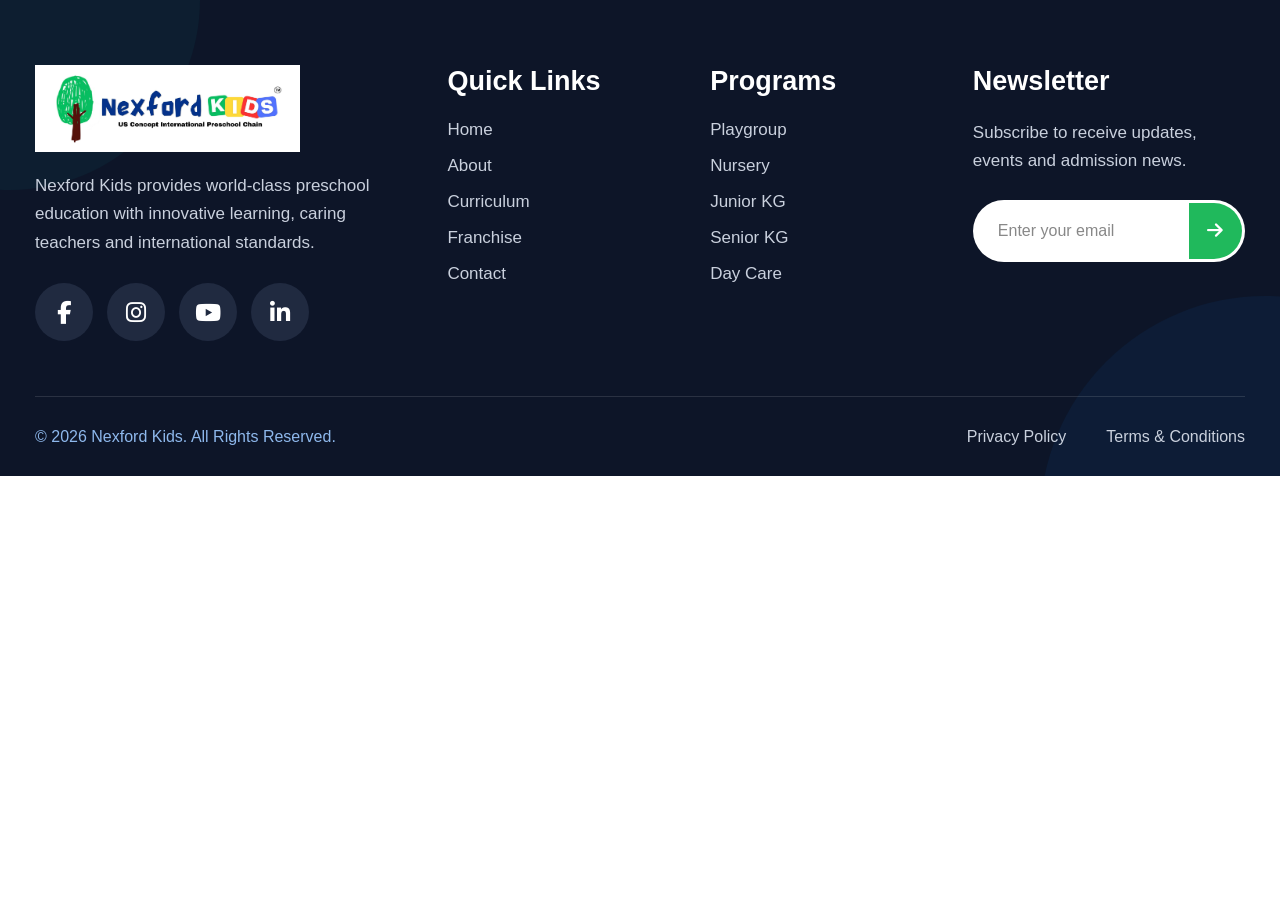
<file: footer.html>
<!DOCTYPE html>
<html lang="en">

<head>

    <meta charset="UTF-8">

    <meta
        name="viewport"
        content="width=device-width, initial-scale=1.0"
    >

    <title>Nexford Kids Footer</title>


    <!-- =====================================================
         FONT AWESOME
    ====================================================== -->

    <link
        rel="stylesheet"
        href="https://cdnjs.cloudflare.com/ajax/libs/font-awesome/6.5.2/css/all.min.css"
    >


    <style>

        /* =====================================================
           GLOBAL RESET
        ====================================================== */

        * {
            margin: 0;
            padding: 0;
            box-sizing: border-box;
        }


        html {
            width: 100%;
            overflow-x: hidden;
        }


        body {
            width: 100%;
            margin: 0;
            padding: 0;

            font-family:
                Arial,
                Helvetica,
                sans-serif;

            overflow-x: hidden;
        }


        /* =====================================================
           FOOTER
        ====================================================== */

        .nk-footer {

            position: relative;

            width: 100%;

            background: #0d1528;

            color: #ffffff;

            overflow: hidden;
        }


        /* =====================================================
           BACKGROUND DECORATIVE CIRCLE - LEFT
        ====================================================== */

        .nk-footer::before {

            content: "";

            position: absolute;

            width: 380px;
            height: 380px;

            left: -180px;
            top: -190px;

            border-radius: 50%;

            background:
                rgba(
                    16,
                    73,
                    86,
                    0.18
                );

            pointer-events: none;
        }


        /* =====================================================
           BACKGROUND DECORATIVE CIRCLE - RIGHT
        ====================================================== */

        .nk-footer::after {

            content: "";

            position: absolute;

            width: 450px;
            height: 450px;

            right: -210px;
            bottom: -270px;

            border-radius: 50%;

            background:
                rgba(
                    15,
                    62,
                    119,
                    0.18
                );

            pointer-events: none;
        }


        /* =====================================================
           MAIN FOOTER CONTAINER
        ====================================================== */

        .nk-footer-container {

            position: relative;

            z-index: 2;

            width: 100%;

            max-width: 1800px;

            margin: 0 auto;

            padding:
                65px
                35px
                55px;

            display: grid;

            grid-template-columns:
                1.35fr
                0.8fr
                0.8fr
                1fr;

            gap: 45px;
        }


        /* =====================================================
           BRAND COLUMN
        ====================================================== */

        .nk-brand {

            width: 100%;
        }


        /* =====================================================
           LOGO CONTAINER
        ====================================================== */

        .nk-logo {

            display: inline-flex;

            align-items: center;

            justify-content: center;

            width: fit-content;

            background: #ffffff;

            padding:
                7px
                10px;

            margin-bottom: 20px;
        }


        /* =====================================================
           LOGO IMAGE
        ====================================================== */

        .nk-logo img {

            display: block;

            width: 245px;

            max-width: 100%;

            height: auto;
        }


        /* =====================================================
           DESCRIPTION
        ====================================================== */

        .nk-description {

            width: 100%;

            max-width: 500px;

            color: #c9d0dd;

            font-size: 17px;

            line-height: 1.7;

            margin-bottom: 25px;
        }


        /* =====================================================
           SOCIAL MEDIA
        ====================================================== */

        .nk-social {

            display: flex;

            align-items: center;

            gap: 14px;
        }


        .nk-social a {

            width: 58px;
            height: 58px;

            display: flex;

            align-items: center;

            justify-content: center;

            border-radius: 50%;

            background: #202a40;

            color: #ffffff;

            text-decoration: none;

            font-size: 23px;

            transition:
                transform 0.25s ease,
                background 0.25s ease,
                color 0.25s ease;
        }


        .nk-social a:hover {

            transform:
                translateY(-4px);

            background: #ffffff;

            color: #0d1528;
        }


        /* =====================================================
           FOOTER COLUMNS
        ====================================================== */

        .nk-column {

            width: 100%;
        }


        /* =====================================================
           COLUMN HEADINGS
        ====================================================== */

        .nk-column h3 {

            color: #ffffff;

            font-size: 27px;

            font-weight: 700;

            line-height: 1.2;

            margin-bottom: 22px;
        }


        /* =====================================================
           LINK LIST
        ====================================================== */

        .nk-links {

            list-style: none;

            padding: 0;

            margin: 0;
        }


        .nk-links li {

            padding: 0;

            margin:
                0
                0
                13px
                0;
        }


        /* =====================================================
           LINKS
        ====================================================== */

        .nk-links a {

            color: #c9d0dd;

            font-size: 17px;

            line-height: 1.35;

            text-decoration: none;

            transition:
                color 0.2s ease;
        }


        .nk-links a:hover {

            color: #ffffff;
        }


        /* =====================================================
           NEWSLETTER TEXT
        ====================================================== */

        .nk-newsletter-text {

            width: 100%;

            max-width: 390px;

            color: #c9d0dd;

            font-size: 17px;

            line-height: 1.65;

            margin-bottom: 25px;
        }


        /* =====================================================
           NEWSLETTER FORM
        ====================================================== */

        .nk-newsletter-form {

            position: relative;

            width: 100%;

            max-width: 400px;

            height: 62px;
        }


        /* =====================================================
           EMAIL INPUT
        ====================================================== */

        .nk-newsletter-form input {

            width: 100%;

            height: 62px;

            border: none;

            outline: none;

            border-radius: 50px;

            background: #ffffff;

            color: #222222;

            padding:
                0
                75px
                0
                25px;

            font-size: 16px;
        }


        .nk-newsletter-form input::placeholder {

            color: #888888;
        }


        /* =====================================================
           SUBSCRIBE BUTTON
        ====================================================== */

        .nk-subscribe-btn {

            position: absolute;

            top: 3px;

            right: 3px;

            width: 53px;

            height: 56px;

            display: flex;

            align-items: center;

            justify-content: center;

            border: none;

            border-radius:
                0
                50px
                50px
                0;

            background: #20b95c;

            color: #ffffff;

            font-size: 18px;

            cursor: pointer;

            transition:
                background 0.25s ease;
        }


        .nk-subscribe-btn:hover {

            background: #159447;
        }


        /* =====================================================
           FOOTER BOTTOM
        ====================================================== */

        .nk-footer-bottom {

            position: relative;

            z-index: 3;

            width:
                calc(
                    100% - 70px
                );

            max-width: 1800px;

            min-height: 80px;

            margin: 0 auto;

            border-top:
                1px solid
                rgba(
                    255,
                    255,
                    255,
                    0.12
                );

            display: flex;

            align-items: center;

            justify-content: space-between;
        }


        /* =====================================================
           COPYRIGHT
        ====================================================== */

        .nk-copyright {

            color: #8eb8ec;

            font-size: 16px;

            line-height: 1.4;
        }


        /* =====================================================
           BOTTOM LINKS
        ====================================================== */

        .nk-bottom-links {

            display: flex;

            align-items: center;

            gap: 40px;
        }


        .nk-bottom-links a {

            color: #c9d0dd;

            font-size: 16px;

            text-decoration: none;

            white-space: nowrap;

            transition:
                color 0.2s ease;
        }


        .nk-bottom-links a:hover {

            color: #ffffff;
        }


        /* =====================================================
           TABLET
        ====================================================== */

        @media (max-width: 1100px) {


            .nk-footer-container {

                grid-template-columns:
                    1.2fr
                    1fr
                    1fr;

                padding:
                    55px
                    30px
                    50px;

                gap: 40px;
            }


            .nk-brand {

                grid-column:
                    1 / -1;
            }


            .nk-footer-bottom {

                width:
                    calc(
                        100% - 60px
                    );
            }

        }


        /* =====================================================
           MOBILE
        ====================================================== */

        @media (max-width: 768px) {


            /* -------------------------------------------------
               FOOTER
            -------------------------------------------------- */

            .nk-footer {

                width: 100%;

                overflow: hidden;
            }


            /* -------------------------------------------------
               DECORATIVE CIRCLES
            -------------------------------------------------- */

            .nk-footer::before {

                width: 300px;

                height: 300px;

                left: -170px;

                top: -130px;
            }


            .nk-footer::after {

                width: 350px;

                height: 350px;

                right: -190px;

                bottom: -180px;
            }


            /* -------------------------------------------------
               CONTAINER
            -------------------------------------------------- */

            .nk-footer-container {

                width: 100%;

                padding:
                    45px
                    20px
                    40px;

                display: flex;

                flex-direction: column;

                align-items: center;

                gap: 38px;
            }


            /* -------------------------------------------------
               BRAND
            -------------------------------------------------- */

            .nk-brand {

                width: 100%;

                display: flex;

                flex-direction: column;

                align-items: center;

                text-align: center;
            }


            /* -------------------------------------------------
               LOGO
            -------------------------------------------------- */

            .nk-logo {

                margin-left: auto;

                margin-right: auto;

                margin-bottom: 18px;

                padding:
                    6px
                    9px;
            }


            .nk-logo img {

                width: 200px;
            }


            /* -------------------------------------------------
               DESCRIPTION
            -------------------------------------------------- */

            .nk-description {

                max-width: 500px;

                margin-left: auto;

                margin-right: auto;

                font-size: 16px;

                line-height: 1.6;

                margin-bottom: 20px;

                text-align: center;
            }


            /* -------------------------------------------------
               SOCIAL
            -------------------------------------------------- */

            .nk-social {

                width: 100%;

                justify-content: center;

                gap: 11px;
            }


            .nk-social a {

                width: 50px;

                height: 50px;

                font-size: 20px;
            }


            /* -------------------------------------------------
               COLUMNS
            -------------------------------------------------- */

            .nk-column {

                width: 100%;

                display: flex;

                flex-direction: column;

                align-items: center;

                text-align: center;
            }


            /* -------------------------------------------------
               COLUMN HEADINGS
            -------------------------------------------------- */

            .nk-column h3 {

                width: 100%;

                font-size: 25px;

                line-height: 1.2;

                margin-bottom: 18px;

                text-align: center;
            }


            /* -------------------------------------------------
               LINKS
            -------------------------------------------------- */

            .nk-links {

                width: 100%;

                padding: 0;

                margin: 0;

                text-align: center;
            }


            .nk-links li {

                width: 100%;

                margin-bottom: 10px;

                text-align: center;
            }


            .nk-links a {

                display: inline-block;

                font-size: 16px;

                text-align: center;
            }


            /* -------------------------------------------------
               NEWSLETTER
            -------------------------------------------------- */

            .nk-newsletter-text {

                width: 100%;

                max-width: 450px;

                font-size: 16px;

                line-height: 1.6;

                margin-left: auto;

                margin-right: auto;

                margin-bottom: 20px;

                text-align: center;
            }


            /* -------------------------------------------------
               NEWSLETTER FORM
            -------------------------------------------------- */

            .nk-newsletter-form {

                width: 100%;

                max-width: 380px;

                height: 58px;

                margin:
                    0
                    auto;
            }


            .nk-newsletter-form input {

                width: 100%;

                height: 58px;

                font-size: 15px;

                padding-left: 20px;

                padding-right: 65px;
            }


            .nk-subscribe-btn {

                width: 50px;

                height: 52px;

                top: 3px;

                right: 3px;

                font-size: 17px;
            }


            /* -------------------------------------------------
               BOTTOM
            -------------------------------------------------- */

            .nk-footer-bottom {

                width: 100%;

                min-height: auto;

                padding:
                    22px
                    20px;

                display: flex;

                flex-direction: column;

                align-items: center;

                justify-content: center;

                gap: 12px;

                text-align: center;
            }


            /* -------------------------------------------------
               COPYRIGHT
            -------------------------------------------------- */

            .nk-copyright {

                width: 100%;

                font-size: 14px;

                line-height: 1.5;

                text-align: center;
            }


            /* -------------------------------------------------
               PRIVACY / TERMS
            -------------------------------------------------- */

            .nk-bottom-links {

                width: 100%;

                display: flex;

                align-items: center;

                justify-content: center;

                gap: 20px;

                flex-wrap: wrap;
            }


            .nk-bottom-links a {

                font-size: 13px;

                white-space: normal;

                text-align: center;
            }

        }


        /* =====================================================
           SMALL MOBILE
        ====================================================== */

        @media (max-width: 420px) {


            .nk-footer-container {

                padding:
                    38px
                    16px
                    32px;

                gap: 34px;
            }


            .nk-logo img {

                width: 180px;
            }


            .nk-description {

                font-size: 15px;

                line-height: 1.55;
            }


            .nk-column h3 {

                font-size: 23px;

                margin-bottom: 16px;
            }


            .nk-links a {

                font-size: 15px;
            }


            .nk-links li {

                margin-bottom: 9px;
            }


            .nk-social {

                gap: 10px;
            }


            .nk-social a {

                width: 47px;

                height: 47px;

                font-size: 18px;
            }


            .nk-newsletter-text {

                font-size: 15px;
            }


            .nk-copyright {

                font-size: 13px;
            }


            .nk-bottom-links {

                gap:
                    12px
                    20px;
            }


            .nk-bottom-links a {

                font-size: 12px;
            }

        }


        /* =====================================================
           VERY SMALL MOBILE
        ====================================================== */

        @media (max-width: 320px) {


            .nk-footer-container {

                padding-left: 13px;

                padding-right: 13px;

                gap: 30px;
            }


            .nk-logo img {

                width: 165px;
            }


            .nk-description {

                font-size: 14px;
            }


            .nk-column h3 {

                font-size: 21px;
            }


            .nk-links a {

                font-size: 14px;
            }


            .nk-social a {

                width: 44px;

                height: 44px;

                font-size: 17px;
            }


            .nk-newsletter-text {

                font-size: 14px;
            }


            .nk-copyright {

                font-size: 12px;
            }


            .nk-bottom-links a {

                font-size: 11px;
            }

        }

    </style>

</head>


<body>


    <!-- =====================================================
         FOOTER START
    ====================================================== -->

    <footer class="nk-footer">


        <!-- =================================================
             MAIN FOOTER
        ================================================== -->

        <div class="nk-footer-container">


            <!-- =============================================
                 BRAND
            ============================================== -->

            <div class="nk-brand">


                <div class="nk-logo">

                    <img
                        src="logo1.jpeg"
                        alt="Nexford Kids Logo"
                    >

                </div>


                <p class="nk-description">

                    Nexford Kids provides world-class preschool
                    education with innovative learning, caring
                    teachers and international standards.

                </p>


                <!-- SOCIAL ICONS -->

                <div class="nk-social">


                    <a
                        href="https://www.facebook.com/share/1E54j73Cj1/?mibextid=wwXIfr"
                        aria-label="Facebook"
                    >

                        <i
                            class="fab fa-facebook-f"
                        ></i>

                    </a>


                    <a
                        href="https://www.instagram.com/nexfordkids?igsi=cGZ1NHl6c2Y4MHo0&utm_source=qr"
                        aria-label="Instagram"
                    >

                        <i
                            class="fab fa-instagram"
                        ></i>

                    </a>


                    <a
                        href="https://youtube.com/@nexfordkids?si=gv1fNV5lV9g1VR-l"
                        aria-label="YouTube"
                    >

                        <i
                            class="fab fa-youtube"
                        ></i>

                    </a>


                    <a
                        href="https://www.linkedin.com/in/deepakyadav-founder?utm_source=share_via&utm_content=profile&utm_medium=member_ios"
                        aria-label="LinkedIn"
                    >

                        <i
                            class="fab fa-linkedin-in"
                        ></i>

                    </a>


                </div>

            </div>


            <!-- =============================================
                 QUICK LINKS
            ============================================== -->

            <div
                class="nk-column nk-quick-links"
            >


                <h3>
                    Quick Links
                </h3>


                <ul class="nk-links">


                    <li>
                        <a href="index.html">
                            Home
                        </a>
                    </li>


                    <li>
                        <a href="about.html">
                            About
                        </a>
                    </li>


                    <li>
                        <a href="curriculum.html">
                            Curriculum
                        </a>
                    </li>


                    <li>
                        <a href="Franchise.html">
                            Franchise
                        </a>
                    </li>


                    <li>
                        <a href="contact.html">
                            Contact
                        </a>
                    </li>


                </ul>


            </div>


            <!-- =============================================
                 PROGRAMS
            ============================================== -->

            <div
                class="nk-column nk-programs"
            >


                <h3>
                    Programs
                </h3>


                <ul class="nk-links">


                    <li>
                        <a href="#">
                            Playgroup
                        </a>
                    </li>


                    <li>
                        <a href="#">
                            Nursery
                        </a>
                    </li>


                    <li>
                        <a href="#">
                            Junior KG
                        </a>
                    </li>


                    <li>
                        <a href="#">
                            Senior KG
                        </a>
                    </li>


                    <li>
                        <a href="#">
                            Day Care
                        </a>
                    </li>


                </ul>


            </div>


            <!-- =============================================
                 NEWSLETTER
            ============================================== -->

            <div
                class="nk-column nk-newsletter"
            >


                <h3>
                    Newsletter
                </h3>


                <p class="nk-newsletter-text">

                    Subscribe to receive updates, events
                    and admission news.

                </p>


                <form
                    class="nk-newsletter-form"
                    id="nkNewsletterForm"
                >


                    <input
                        type="email"
                        id="nkEmail"
                        placeholder="Enter your email"
                        autocomplete="email"
                        required
                    >


                    <button
                        type="submit"
                        class="nk-subscribe-btn"
                        aria-label="Subscribe"
                    >

                        <i
                            class="fas fa-arrow-right"
                        ></i>

                    </button>


                </form>


            </div>


        </div>


        <!-- =================================================
             FOOTER BOTTOM
        ================================================== -->

        <div class="nk-footer-bottom">


            <div class="nk-copyright">

                © 2026 Nexford Kids.
                All Rights Reserved.

            </div>


            <div class="nk-bottom-links">


                <a href="privacy-policy.html">
                    Privacy Policy
                </a>


                <a href="terms.html">
                    Terms &amp; Conditions
                </a>


            </div>


        </div>


    </footer>


    <!-- =====================================================
         JAVASCRIPT
    ====================================================== -->

    <script>


        /* =================================================
           NEWSLETTER
        ================================================== */

        const newsletterForm =
            document.getElementById(
                "nkNewsletterForm"
            );


        if (newsletterForm) {


            newsletterForm.addEventListener(
                "submit",
                function (event) {


                    event.preventDefault();


                    const emailInput =
                        document.getElementById(
                            "nkEmail"
                        );


                    const email =
                        emailInput.value.trim();


                    if (!email) {

                        return;

                    }


                    alert(
                        "Thank you for subscribing!"
                    );


                    emailInput.value = "";


                }
            );

        }


        /* =================================================
           AUTOMATIC YEAR
        ================================================== */

        const year =
            new Date().getFullYear();


        const copyright =
            document.querySelector(
                ".nk-copyright"
            );


        if (copyright) {

            copyright.innerHTML =
                "© " +
                year +
                " Nexford Kids. All Rights Reserved.";

        }


    </script>


</body>

</html>
</file>
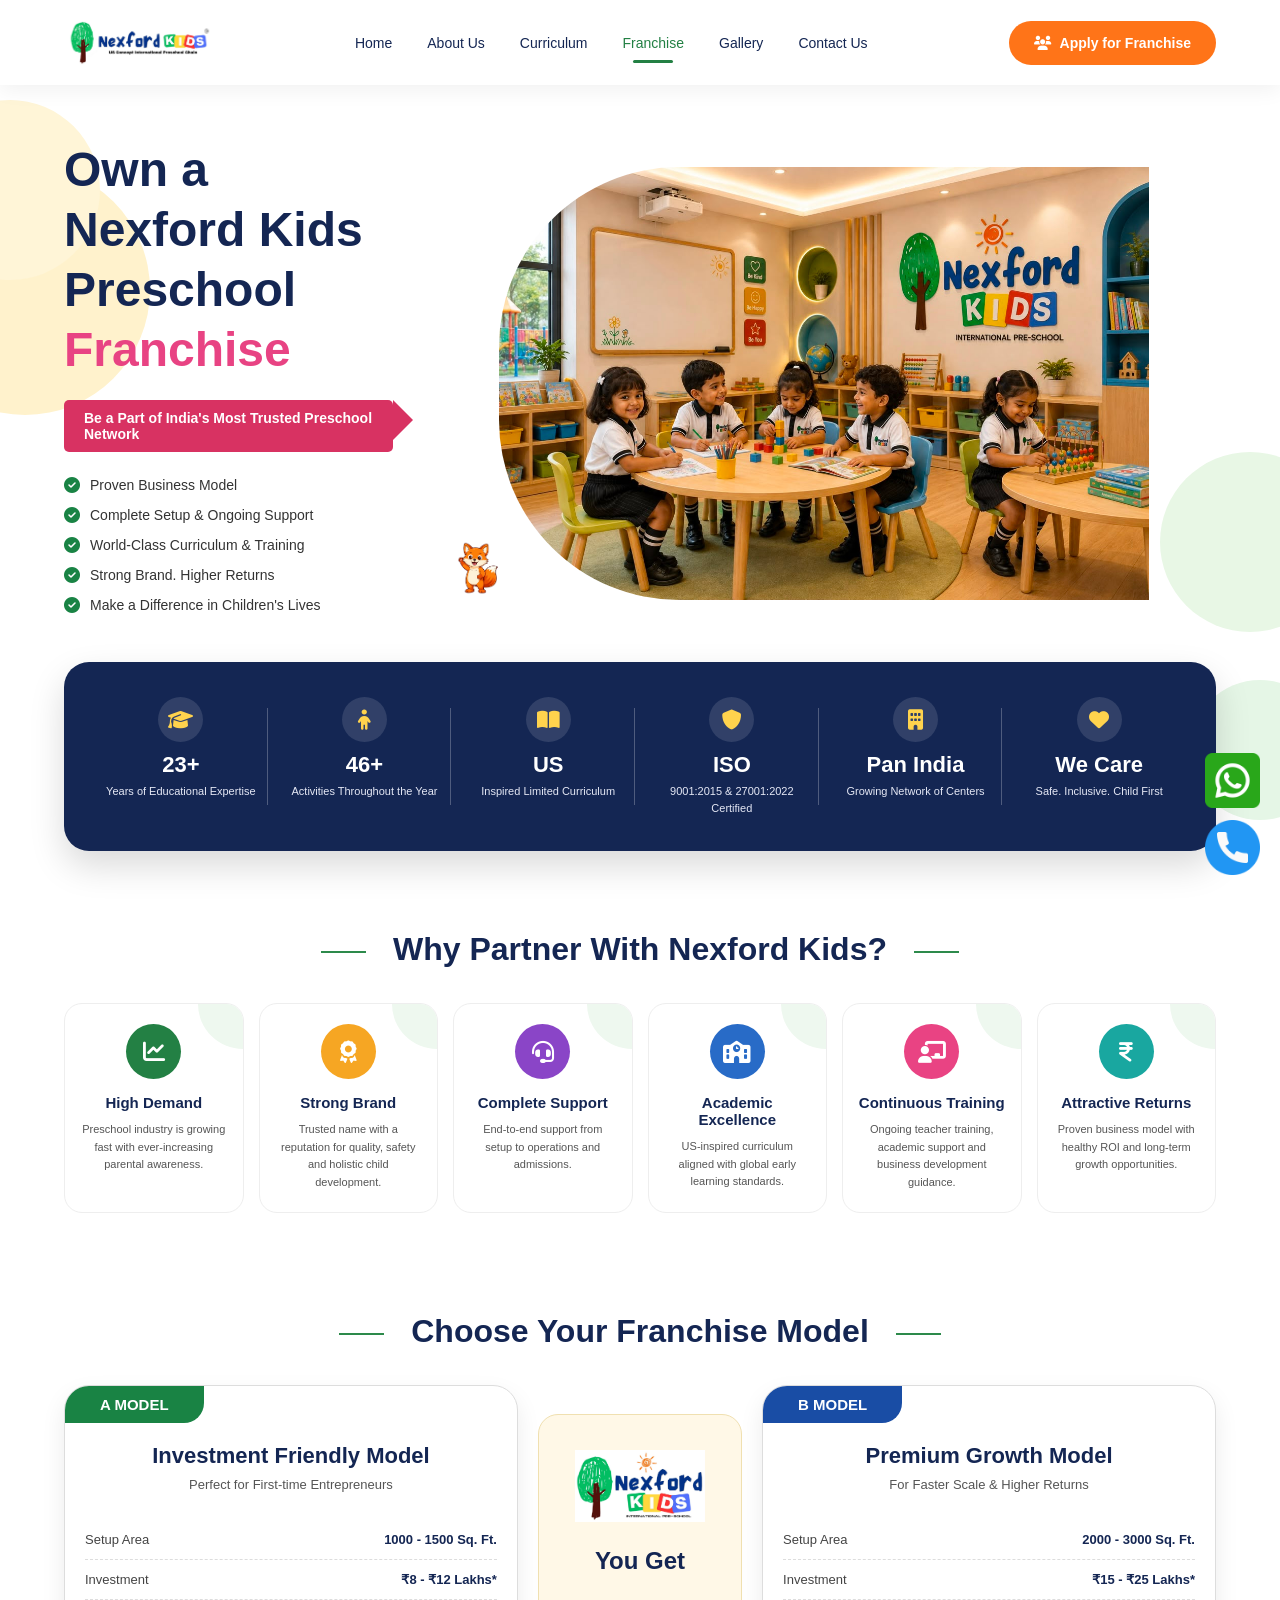
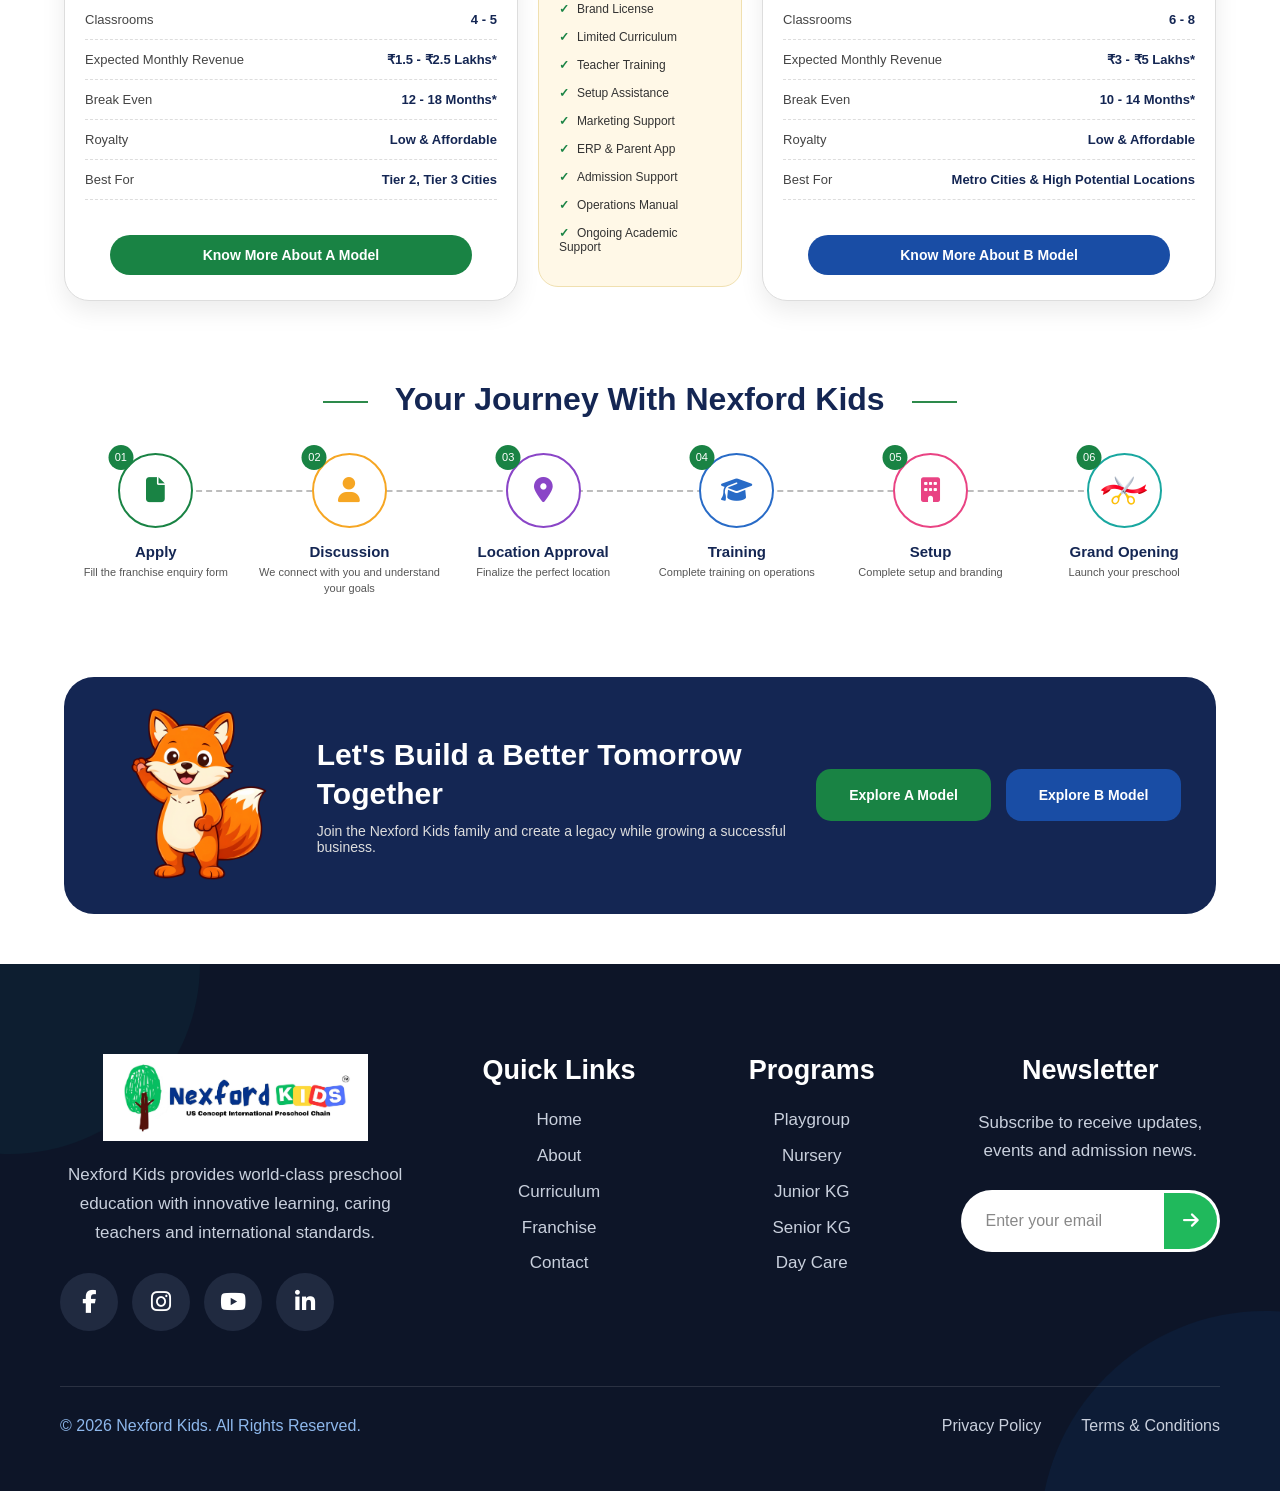
<file: Franchise.html>
<!DOCTYPE html>
<html lang="en">

<head>

<meta charset="UTF-8">

<meta name="viewport" content="width=device-width, initial-scale=1.0">

<title>
Nexford Kids Franchise | Start Your Own Preschool Business
</title>


<meta name="description"
content="
Join Nexford Kids preschool franchise network.
Get complete business support, curriculum,
training and operational assistance to start
your own successful preschool.
">


<meta name="keywords"
content="
Preschool Franchise,
Play School Franchise,
Nursery Franchise,
Kids School Business,
Nexford Kids Franchise,
Education Business
">


<meta name="author"
content="Nexford Kids International Preschool">


<title>
Nexford Kids | Preschool Franchise
</title>


<link href="https://fonts.googleapis.com/css2?family=Poppins:wght@300;400;500;600;700;800&display=swap" rel="stylesheet">


<link rel="stylesheet"
href="https://cdnjs.cloudflare.com/ajax/libs/font-awesome/6.7.1/css/all.min.css">


<style>

/*=========================================
GLOBAL SETTINGS
=========================================*/


*{

margin:0;
padding:0;
box-sizing:border-box;

}


html{

scroll-behavior:smooth;

}


body{

font-family:'Poppins',sans-serif;

color:#142653;

background:#fff;

overflow-x:hidden;

}



.container{

width:90%;

max-width:1250px;

margin:auto;

}



img{

max-width:100%;

display:block;

}



a{

text-decoration:none;

color:inherit;

}



ul{

list-style:none;

}






/*=========================================
HEADER
=========================================*/


.header{

height:85px;

background:#ffffff;

position:sticky;

top:0;

z-index:999;

box-shadow:0 5px 20px rgba(0,0,0,.06);

}



.header .container{

height:100%;

display:flex;

align-items:center;

justify-content:space-between;

}



.logo img{

width:150px;

}





/* NAVIGATION */


.navbar ul{

display:flex;

align-items:center;

gap:35px;

}



.navbar ul li a{

font-size:14px;

font-weight:500;

color:#142653;

position:relative;

transition:.3s;

}



.navbar ul li a:hover,
.navbar ul li a.active{

color:#238044;

}





.navbar ul li a.active::after{


content:"";

position:absolute;

height:3px;

width:40px;

background:#238044;

bottom:-12px;

left:50%;

transform:translateX(-50%);

border-radius:20px;

}






/* FRANCHISE BUTTON */


.franchise-btn{

background:#ff7418;

color:#fff;

padding:14px 25px;

border-radius:35px;

display:flex;

align-items:center;

gap:8px;

font-size:14px;

font-weight:600;

transition:.3s;

}



.franchise-btn:hover{

transform:translateY(-3px);

box-shadow:0 15px 30px rgba(255,116,24,.3);

}



.menu-btn{

display:none;

font-size:25px;

cursor:pointer;

}









/*=========================================
FRANCHISE HERO
=========================================*/


.franchise-hero{

padding:55px 0 35px;

position:relative;

overflow:hidden;

}



.franchise-hero .container{

display:flex;

align-items:center;

justify-content:space-between;

gap:40px;

}





/* LEFT CONTENT */


.hero-content{

width:42%;

}



.hero-content h1{

font-size:48px;

line-height:1.25;

font-weight:800;

color:#142653;

margin-bottom:20px;

}



.hero-content h1 span{

color:#e84383;

}





/* RED BANNER */


.hero-banner{

display:inline-block;

background:#d83262;

color:white;

padding:10px 20px;

border-radius:5px;

font-size:14px;

font-weight:600;

margin-bottom:25px;

position:relative;

}



.hero-banner::after{

content:"";

position:absolute;

right:-20px;

top:0;

border-top:20px solid transparent;

border-bottom:20px solid transparent;

border-left:20px solid #d83262;

}






/* HERO POINTS */


.hero-points li{

font-size:14px;

color:#333;

margin-bottom:14px;

display:flex;

align-items:center;

gap:10px;

}



.hero-points i{

color:#198344;

font-size:16px;

}









/*=========================================
HERO IMAGE SECTION
=========================================*/


.hero-image{

width:58%;

position:relative;

}



.hero-image img:first-child{

width:100%;

height:380px;

object-fit:cover;

border-radius:180px 0 0 180px;

}





/* FOX IMAGE */


.hero-image .fox{

position:absolute;

width:180px;

bottom:-25px;

left:-50px;

z-index:5;

animation:foxMove 3s infinite ease-in-out;

}




@keyframes foxMove{


0%,100%{

transform:translateY(0);

}


50%{

transform:translateY(-12px);

}


}








/*=========================================
EXPERIENCE BADGE
=========================================*/


.experience-badge{

position:absolute;

right:40px;

top:40px;

width:130px;

height:130px;

border-radius:50%;

background:#142653;

border:8px solid #e9b83f;

color:white;

display:flex;

flex-direction:column;

align-items:center;

justify-content:center;

text-align:center;

}



.experience-badge strong{

font-size:32px;

font-weight:800;

color:#ffd34d;

}



.experience-badge span{

font-size:11px;

line-height:1.3;

}





/*=========================================
DECORATIONS
=========================================*/


.franchise-hero::before{

content:"";

position:absolute;

width:250px;

height:250px;

background:#fff2cc;

border-radius:50%;

left:-100px;

top:80px;

z-index:-1;

}



.franchise-hero::after{

content:"";

position:absolute;

width:180px;

height:180px;

background:#e8f7e5;

border-radius:50%;

right:-60px;

bottom:30px;

z-index:-1;

}







/*=========================================
RESPONSIVE DESIGN
=========================================*/


@media(max-width:1100px){



.navbar{

display:none;

}



.menu-btn{

display:block;

}



.franchise-btn{

display:none;

}



.franchise-hero .container{

flex-direction:column;

}



.hero-content,
.hero-image{

width:100%;

}



.hero-content{

text-align:center;

}



.hero-points{

display:inline-block;

text-align:left;

}



.hero-image{

margin-top:30px;

}



}




@media(max-width:600px){



.hero-content h1{

font-size:34px;

}



.hero-banner{

font-size:12px;

}



.hero-image img:first-child{

height:260px;

border-radius:80px 0 0 80px;

}



.hero-image .fox{

width:110px;

left:-20px;

}



.experience-badge{

width:90px;

height:90px;

right:15px;

top:15px;

}



.experience-badge strong{

font-size:22px;

}


.experience-badge span{

font-size:8px;

}



}

/*=========================================
TRUST STATISTICS BAR
=========================================*/


.trust-bar{

    padding:0 0 45px;

}



.trust-bar .container{

    background:#142653;

    border-radius:25px;

    padding:25px 30px;

    display:grid;

    grid-template-columns:repeat(6,1fr);

    gap:10px;

    box-shadow:0 15px 35px rgba(0,0,0,.15);

}





.trust-item{

    text-align:center;

    color:white;

    padding:10px;

    position:relative;

}



.trust-item:not(:last-child)::after{

    content:"";

    position:absolute;

    right:0;

    top:15%;

    height:70%;

    width:1px;

    background:rgba(255,255,255,.25);

}



.trust-item i{

    width:45px;

    height:45px;

    border-radius:50%;

    background:rgba(255,255,255,.12);

    display:flex;

    align-items:center;

    justify-content:center;

    margin:0 auto 10px;

    font-size:20px;

    color:#ffd34d;

}





.trust-item h3{

    font-size:22px;

    font-weight:800;

    margin-bottom:5px;

}



.trust-item p{

    font-size:11px;

    line-height:1.5;

    color:#e5e8f5;

}








/*=========================================
WHY PARTNER SECTION
=========================================*/


.partner-section{

    padding:35px 0 60px;

}





.section-title{

    text-align:center;

    margin-bottom:35px;

}



.section-title h2{

    font-size:32px;

    color:#142653;

    font-weight:800;

    display:inline-block;

    position:relative;

}





.section-title h2::before,
.section-title h2::after{

    content:"";

    display:inline-block;

    width:45px;

    height:2px;

    background:#2d8a4b;

    margin:0 18px;

    vertical-align:middle;

}





/*=========================================
PARTNER GRID
=========================================*/


.partner-grid{

    display:grid;

    grid-template-columns:repeat(6,1fr);

    gap:15px;

}






/* PARTNER CARD */


.partner-card{

    background:#ffffff;

    border-radius:18px;

    padding:20px 15px;

    text-align:center;

    border:1px solid #eeeeee;

    min-height:210px;

    transition:.35s;

    position:relative;

    overflow:hidden;

}





.partner-card::before{

    content:"";

    position:absolute;

    width:90px;

    height:90px;

    background:#eef8ef;

    border-radius:50%;

    top:-45px;

    right:-45px;

    transition:.4s;

}





.partner-card:hover{

    transform:translateY(-10px);

    box-shadow:0 18px 35px rgba(0,0,0,.12);

}





.partner-card:hover::before{

    transform:scale(2);

}






.partner-card i{

    width:55px;

    height:55px;

    border-radius:50%;


    display:flex;

    align-items:center;

    justify-content:center;


    margin:0 auto 15px;


    font-size:22px;

    color:white;

    background:#238044;

    position:relative;

    z-index:2;

}





/* DIFFERENT ICON COLORS */


.partner-card:nth-child(2) i{

    background:#f6a623;

}



.partner-card:nth-child(3) i{

    background:#8a45c7;

}



.partner-card:nth-child(4) i{

    background:#286bc7;

}



.partner-card:nth-child(5) i{

    background:#e94383;

}



.partner-card:nth-child(6) i{

    background:#19a7a0;

}






.partner-card h3{

    font-size:15px;

    color:#142653;

    margin-bottom:10px;

}



.partner-card p{

    font-size:11px;

    color:#555;

    line-height:1.6;

}









/*=========================================
SECTION BACKGROUND DESIGN
=========================================*/


.partner-section::before{

    content:"";

    position:absolute;

    width:180px;

    height:180px;

    background:#fff5d7;

    border-radius:50%;

    left:-80px;

    top:100px;

    z-index:-1;

}



.partner-section::after{

    content:"";

    position:absolute;

    width:140px;

    height:140px;

    background:#e5f6e6;

    border-radius:50%;

    right:-50px;

    bottom:80px;

    z-index:-1;

}









/*=========================================
TABLET RESPONSIVE
=========================================*/


@media(max-width:1200px){



.trust-bar .container{

    grid-template-columns:repeat(3,1fr);

}



.trust-item:nth-child(3)::after{

    display:none;

}



.partner-grid{

    grid-template-columns:repeat(3,1fr);

}



}









/*=========================================
MOBILE RESPONSIVE
=========================================*/


@media(max-width:700px){



.trust-bar .container{

    grid-template-columns:repeat(2,1fr);

    padding:20px;

}



.trust-item::after{

    display:none;

}



.section-title h2{

    font-size:24px;

}



.section-title h2::before,
.section-title h2::after{

    width:25px;

    margin:0 8px;

}



.partner-grid{

    grid-template-columns:1fr;

}



.partner-card{

    min-height:auto;

}



}

/*=========================================
FRANCHISE MODEL SECTION
=========================================*/


.model-section{

    padding:40px 0 60px;

}





.models-wrapper{

    display:grid;

    grid-template-columns:1fr .45fr 1fr;

    gap:20px;

    align-items:center;

}






/*=========================================
MODEL CARDS
=========================================*/


.model-card{

    background:white;

    border-radius:25px;

    border:1px solid #ddd;

    overflow:hidden;

    box-shadow:0 10px 25px rgba(0,0,0,.08);

    transition:.35s;

}



.model-card:hover{

    transform:translateY(-8px);

    box-shadow:0 20px 40px rgba(0,0,0,.15);

}



.model-card h3{

    background:#198344;

    color:white;

    width:max-content;

    padding:10px 35px;

    border-radius:0 0 20px 0;

    font-size:15px;

}



.model-card:nth-child(3) h3{

    background:#194da5;

}





.model-card h2{

    text-align:center;

    font-size:22px;

    color:#142653;

    margin-top:20px;

}



.model-card>p{

    text-align:center;

    font-size:13px;

    color:#555;

    margin:8px;

}





.model-card ul{

    padding:20px;

}



.model-card li{

    display:flex;

    justify-content:space-between;

    padding:12px 0;

    border-bottom:1px dashed #ddd;

    font-size:13px;

    color:#444;

}



.model-card li span{

    font-weight:600;

    color:#142653;

    text-align:right;

}






.model-card>a{

    display:block;

    width:80%;

    margin:15px auto 25px;

    background:#198344;

    color:white;

    padding:12px;

    text-align:center;

    border-radius:25px;

    font-size:14px;

    font-weight:600;

}



.model-card:nth-child(3)>a{

    background:#194da5;

}








/*=========================================
YOU GET BENEFITS CARD
=========================================*/


.benefits-card{

    background:#fff8e7;

    border-radius:20px;

    padding:20px 15px;

    text-align:center;

    border:1px solid #f0e0b0;

}



.benefits-card img{

    width:120px;

    margin:-70px auto 10px;

}



.benefits-card h3{

    font-size:22px;

    color:#142653;

    margin-bottom:15px;

}



.benefits-card ul{

    text-align:left;

}



.benefits-card li{

    font-size:12px;

    padding:7px 0;

    color:#333;

}



.benefits-card li::before{

    content:"✓";

    color:#198344;

    font-weight:bold;

    margin-right:8px;

}









/*=========================================
JOURNEY SECTION
=========================================*/


.journey-section{

    padding:20px 0 60px;

}



.journey-wrapper{

    display:grid;

    grid-template-columns:repeat(6,1fr);

    gap:10px;

    position:relative;

}



.journey-wrapper::before{

    content:"";

    position:absolute;

    top:45px;

    left:10%;

    width:80%;

    height:2px;

    border-top:2px dashed #bbb;

    z-index:-1;

}





.step{

    text-align:center;

    position:relative;

}



.step span{

    position:absolute;

    top:-10px;

    left:35px;

    background:#198344;

    color:white;

    width:25px;

    height:25px;

    border-radius:50%;

    font-size:11px;

    display:flex;

    align-items:center;

    justify-content:center;

}



.step i{

    width:75px;

    height:75px;

    border-radius:50%;

    background:white;

    border:2px solid #198344;

    color:#198344;

    display:flex;

    align-items:center;

    justify-content:center;

    font-size:25px;

    margin:auto;

}



.step:nth-child(2) i{

    border-color:#f6a623;

    color:#f6a623;

}



.step:nth-child(3) i{

    border-color:#8a45c7;

    color:#8a45c7;

}



.step:nth-child(4) i{

    border-color:#286bc7;

    color:#286bc7;

}



.step:nth-child(5) i{

    border-color:#e94383;

    color:#e94383;

}



.step:nth-child(6) i{

    border-color:#19a7a0;

    color:#19a7a0;

}



.step h3{

    margin-top:15px;

    font-size:15px;

    color:#142653;

}



.step p{

    font-size:11px;

    line-height:1.5;

    color:#555;

}







/*=========================================
BOTTOM CTA
=========================================*/


.bottom-cta{

    padding:20px 0 50px;

}



.bottom-cta .container{

    background:#142653;

    border-radius:30px;

    padding:25px 35px;

    display:flex;

    align-items:center;

    gap:30px;

    overflow:hidden;

}





.cta-image{

    width:18%;

}



.cta-image img{

    animation:childFloat 3s infinite ease-in-out;

}



@keyframes childFloat{


0%,100%{

transform:translateY(0);

}


50%{

transform:translateY(-10px);

}


}





.cta-text{

    width:45%;

    color:white;

}



.cta-text h2{

    font-size:30px;

    line-height:1.3;

}



.cta-text p{

    margin-top:10px;

    font-size:14px;

    color:#ddd;

}





.cta-buttons{

    width:35%;

    display:flex;

    gap:15px;

}



.cta-buttons a{

    flex:1;

    background:#198344;

    color:white;

    padding:18px;

    text-align:center;

    border-radius:15px;

    font-size:14px;

    font-weight:600;

}



.cta-buttons a:last-child{

    background:#194da5;

}







/*=========================================
FOOTER
=========================================*/


footer{

    background:#142653;

    padding:25px;

    color:white;

    text-align:center;

}



footer p{

    font-size:13px;

}









/*=========================================
FINAL RESPONSIVE
=========================================*/


@media(max-width:1100px){



.models-wrapper{

    grid-template-columns:1fr;

}



.benefits-card{

    order:-1;

}



.journey-wrapper{

    grid-template-columns:repeat(3,1fr);

}



.journey-wrapper::before{

    display:none;

}



.bottom-cta .container{

    flex-wrap:wrap;

}



.cta-image{

    width:25%;

}



.cta-text{

    width:65%;

}



.cta-buttons{

    width:100%;

}



}





@media(max-width:700px){



.models-wrapper{

    gap:50px;

}



.model-card h2{

    font-size:19px;

}



.journey-wrapper{

    grid-template-columns:1fr;

}



.cta-image,
.cta-text,
.cta-buttons{

    width:100%;

}



.bottom-cta .container{

    flex-direction:column;

    text-align:center;

}



.cta-buttons{

    flex-direction:column;

}



.cta-text h2{

    font-size:24px;

}



footer{

    padding:20px;

}



}

@media(max-width:992px){

.navbar.show{

display:block;

position:absolute;

top:75px;

left:0;

width:100%;

background:white;

padding:25px;

box-shadow:0 15px 30px rgba(0,0,0,.1);

}



.navbar.show ul{

flex-direction:column;

gap:20px;

}

}

/* =========================================
   MOBILE APPLY FRANCHISE BUTTON
   ========================================= */

.mobile-apply {
    display: none !important;
}

@media (max-width: 992px) {

    .mobile-apply {
        display: block !important;
        width: 100% !important;
        margin-top: 8px !important;
    }

    .mobile-apply a {
        display: flex !important;
        align-items: center !important;
        justify-content: center !important;
        gap: 8px !important;

        background: #ff7418 !important;
        color: #ffffff !important;

        padding: 11px 15px !important;

        border-radius: 25px !important;

        font-size: 15px !important;
        font-weight: 600 !important;

        width: 100% !important;

        box-shadow: 0 8px 20px rgba(255,116,24,.20) !important;
    }

    .mobile-apply a:hover {
        background: #e96510 !important;
        color: #ffffff !important;
    }

}

/* =====================================================
   NEW MOBILE / TABLET MENU
   RIGHT SIDE 60% MENU
   ===================================================== */

@media (max-width: 1100px) {

    /* Disable old navbar behavior */
    .navbar {
        display: block !important;
        position: fixed !important;

        top: 0 !important;
        right: 0 !important;
        left: auto !important;

        width: 60vw !important;
        max-width: 60vw !important;
        height: 100vh !important;

        background: #ffffff !important;

        padding: 110px 25px 30px !important;

        z-index: 9998 !important;

        box-shadow: -10px 0 30px rgba(0,0,0,0.12);

        overflow-y: auto !important;

        transform: translateX(100%) !important;

        transition: transform 0.35s ease !important;
    }


    /* OPEN MENU */

    .navbar.show {
        transform: translateX(0) !important;
    }


    /* MENU LIST */

    .navbar ul {
        display: flex !important;

        flex-direction: column !important;

        align-items: center !important;

        justify-content: flex-start !important;

        gap: 0 !important;

        width: 100% !important;
    }


    /* MENU ITEMS */

    .navbar ul li {
        width: 100% !important;

        text-align: center !important;

        margin-bottom: 28px !important;
    }


    /* MENU LINKS */

    .navbar ul li a {
        display: inline-block !important;

        font-size: 17px !important;

        font-weight: 500 !important;

        color: #142653 !important;

        padding: 4px 0 !important;
    }


    /* ACTIVE LINK */

    .navbar ul li a.active {
        color: #238044 !important;
    }


    .navbar ul li a.active::after {
        bottom: -8px !important;

        width: 38px !important;

        height: 3px !important;
    }


    /* HAMBURGER */

    .menu-btn {
        display: flex !important;

        position: relative !important;

        z-index: 10000 !important;

        width: 55px !important;

        height: 55px !important;

        align-items: center !important;

        justify-content: center !important;

        background: #f5f7fb !important;

        border-radius: 18px !important;

        cursor: pointer !important;

        font-size: 28px !important;

        color: #142653 !important;
    }


    /* APPLY BUTTON IN HEADER HIDDEN */

    .franchise-btn {
        display: none !important;
    }

}


/* =====================================================
   SMALL MOBILE
   ===================================================== */

@media (max-width: 600px) {

    .navbar {
        width: 60vw !important;
        max-width: 60vw !important;

        padding: 95px 18px 25px !important;
    }


    .navbar ul li {
        margin-bottom: 24px !important;
    }


    .navbar ul li a {
        font-size: 16px !important;
    }


    .menu-btn {
        width: 52px !important;
        height: 52px !important;

        border-radius: 17px !important;

        font-size: 25px !important;
    }

}

/* =========================================
   MOBILE RIGHT SIDE EXTRA SPACE FIX
   ========================================= */

html,
body {
    width: 100%;
    max-width: 100%;
    overflow-x: hidden !important;
}

@media (max-width: 600px) {

    html,
    body {
        width: 100%;
        max-width: 100%;
        overflow-x: hidden !important;
    }

    .franchise-hero {
        width: 100%;
        max-width: 100%;
        overflow: hidden !important;
    }

    .franchise-hero .container {
        width: 100%;
        max-width: 100%;
        box-sizing: border-box;
        padding-left: 20px;
        padding-right: 20px;
    }

    .hero-content,
    .hero-image {
        width: 100%;
        max-width: 100%;
        box-sizing: border-box;
    }

    .hero-banner {
        max-width: 100%;
        box-sizing: border-box;
    }

    .hero-image {
        overflow: hidden;
    }

    .hero-image img {
        max-width: 100%;
    }

    /* Prevent decorative elements from creating page width */
    .franchise-hero::before,
    .franchise-hero::after {
        max-width: 100%;
    }
}

/* =========================================
   FINAL MOBILE FULL-WIDTH FIX
   ========================================= */

@media (max-width: 600px) {

    html,
    body {
        width: 100% !important;
        min-width: 100% !important;
        max-width: 100% !important;
        margin: 0 !important;
        padding: 0 !important;
        overflow-x: hidden !important;
    }

    body {
        position: relative;
    }

    /* Make every main section full mobile width */
    header,
    section,
    footer,
    main {
        width: 100% !important;
        max-width: 100% !important;
        margin-left: 0 !important;
        margin-right: 0 !important;
        box-sizing: border-box !important;
    }

    /* Hero */
    .franchise-hero {
        width: 100% !important;
        max-width: 100% !important;
        margin: 0 !important;
        padding-left: 0 !important;
        padding-right: 0 !important;
        overflow: hidden !important;
        box-sizing: border-box !important;
    }

    /* Hero inner container */
    .franchise-hero > .container {
        width: 100% !important;
        max-width: 100% !important;
        margin: 0 !important;
        padding-left: 20px !important;
        padding-right: 20px !important;
        box-sizing: border-box !important;
    }

    /* Header */
    .header {
        width: 100% !important;
        max-width: 100% !important;
        box-sizing: border-box !important;
    }

    .header > .container {
        width: 100% !important;
        max-width: 100% !important;
        box-sizing: border-box !important;
    }

    /* Hero content */
    .hero-content,
    .hero-image {
        width: 100% !important;
        max-width: 100% !important;
        box-sizing: border-box !important;
    }

    /* Banner */
    .hero-banner {
        max-width: calc(100% - 10px) !important;
        box-sizing: border-box !important;
    }

    /* Images */
    .hero-image img {
        max-width: 100% !important;
        box-sizing: border-box !important;
    }

    /* Decorative circles stay inside viewport */
    .franchise-hero::before {
        left: -100px !important;
    }

    .franchise-hero::after {
        right: -60px !important;
    }

    /* Prevent any child from creating horizontal width */
    .franchise-hero * {
        max-width: 100%;
    }
}

/* =========================================
   MOBILE FRANCHISE MODEL - LOGO SPACING FIX
   ========================================= */

.benefits-card {
    padding: 35px 20px 25px !important;
    margin-top: 15px !important;
}

.benefits-card img {
    width: 180px !important;
    max-width: 80% !important;
    height: auto !important;
    display: block !important;
    margin: 0 auto 25px !important;
}

.benefits-card h3 {
    margin-top: 0 !important;
    margin-bottom: 20px !important;
    font-size: 24px !important;
}

/* Mobile */
@media (max-width: 700px) {

    .model-section {
        padding-top: 35px !important;
    }

    .model-section .section-title {
        margin-bottom: 55px !important;
    }

    .benefits-card {
        padding: 35px 20px 25px !important;
        margin-top: 0 !important;
    }

    .benefits-card img {
        width: 180px !important;
        max-width: 85% !important;
        margin: 0 auto 28px !important;
    }

    .benefits-card h3 {
        font-size: 24px !important;
        margin-bottom: 22px !important;
    }

}

/* Reduce main hero image size */
.hero-image img {
    width: 85% !important;
    max-width: 700px !important;
    height: auto !important;
    object-fit: contain !important;
    display: block;
    margin: 0 auto;
}

/* =========================================
   HERO MAIN IMAGE - MOBILE FIT
   ========================================= */

.hero-image {
    width: 100%;
    display: flex;
    justify-content: center;
    align-items: flex-end;
    overflow: hidden;
}

.hero-image img {
    width: 85% !important;
    max-width: 650px !important;
    height: auto !important;
    object-fit: contain !important;
    display: block !important;
    margin: 0 auto !important;
}

/* =========================================
   MOBILE
   ========================================= */

@media (max-width: 768px) {

    .hero-image {
        width: 100% !important;
        margin-top: 10px !important;
        overflow: hidden !important;
    }

    .hero-image img {
        width: 92% !important;
        max-width: 500px !important;
        height: auto !important;
        object-fit: contain !important;
        margin: 0 auto !important;
    }
}

/* =========================================
   SMALL MOBILE
   ========================================= */

@media (max-width: 480px) {

    .hero-image {
        width: 100% !important;
        margin-top: 5px !important;
    }

    .hero-image img {
        width: 100% !important;
        max-width: 420px !important;
        height: auto !important;
    }
}

/* ===== SMALL FOX AT BOTTOM LEFT ===== */

.hero-image {
    position: relative !important;
}

.hero-image .fox,
.hero-image img.fox,
.hero-fox {
    position: absolute !important;
    left: 3% !important;
    bottom: 2% !important;
    width: 55px !important;
    height: auto !important;
    max-width: 55px !important;
    z-index: 10 !important;
    object-fit: contain !important;
}

/* Mobile */
@media (max-width: 768px) {
    .hero-image .fox,
    .hero-image img.fox,
    .hero-fox {
        width: 45px !important;
        max-width: 45px !important;
        left: 3% !important;
        bottom: 2% !important;
    }
}

/* Very small mobile */
@media (max-width: 480px) {
    .hero-image .fox,
    .hero-image img.fox,
    .hero-fox {
        width: 38px !important;
        max-width: 38px !important;
        left: 2% !important;
        bottom: 2% !important;
    }
}

/* ===== IMAGE INSIDE STEP CIRCLE ===== */

.step-icon {
    position: relative !important;
    display: flex !important;
    align-items: center !important;
    justify-content: center !important;
    overflow: hidden !important;
}

.step-icon img {
    width: 65% !important;
    height: 65% !important;
    object-fit: contain !important;
    display: block !important;
}

/* Mobile */
@media (max-width: 768px) {
    .step-icon img {
        width: 60% !important;
        height: 60% !important;
    }
}

.icon-circle {
    display: flex !important;
    align-items: center !important;
    justify-content: center !important;
    overflow: hidden !important;
}

.icon-circle img {
    width: 65% !important;
    height: 65% !important;
    object-fit: contain !important;
}

/* ===== MATCH 6TH ICON SIZE WITH OTHER 5 ICONS ===== */

.step-icon {
    display: flex !important;
    align-items: center !important;
    justify-content: center !important;
    overflow: hidden !important;
}

.step-icon img {
    width: 55px !important;
    height: 55px !important;
    object-fit: contain !important;
    display: block !important;
    margin: 0 !important;
}

/* Mobile */
@media (max-width: 768px) {
    .step-icon img {
        width: 50px !important;
        height: 50px !important;
    }
}

/* ===== 06 GRAND OPENING - SAME SIZE AS OTHER ICONS ===== */

.journey-wrapper .step:nth-child(6) i {
    width: 75px !important;
    height: 75px !important;
    min-width: 75px !important;
    min-height: 75px !important;
    max-width: 75px !important;
    max-height: 75px !important;

    border-radius: 50% !important;
    border: 2px solid #19a7a0 !important;

    margin: auto !important;
    padding: 0 !important;

    display: flex !important;
    align-items: center !important;
    justify-content: center !important;

    box-sizing: border-box !important;
    font-size: 25px !important;
}

/* Image inside 06 */
.journey-wrapper .step:nth-child(6) i img {
    width: 45px !important;
    height: 45px !important;
    max-width: 45px !important;
    max-height: 45px !important;
    object-fit: contain !important;
    margin: 0 !important;
}

/* Mobile */
@media (max-width: 700px) {
    .journey-wrapper .step:nth-child(6) i {
        width: 75px !important;
        height: 75px !important;
        min-width: 75px !important;
        min-height: 75px !important;
        max-width: 75px !important;
        max-height: 75px !important;
    }

    .journey-wrapper .step:nth-child(6) i img {
        width: 42px !important;
        height: 42px !important;
        max-width: 42px !important;
        max-height: 42px !important;
    }
}

/* =========================================
   MOBILE - IMAGE DIRECTLY UNDER RED BANNER
   ========================================= */

@media (max-width: 700px) {

    /* Make hero content children behave as
       separate items inside the main container */
    .franchise-hero .hero-content {
        display: contents !important;
    }

    /* Heading first */
    .franchise-hero .hero-content h1 {
        order: 1 !important;
    }

    /* Red banner */
    .franchise-hero .hero-banner {
        order: 2 !important;
        width: calc(100% - 20px) !important;
        margin: 0 auto 15px !important;
    }

    /* MAIN IMAGE - directly below red banner */
    .franchise-hero .hero-image {
        order: 3 !important;
        width: 100% !important;
        margin: 0 auto 20px !important;
        position: relative !important;
        display: block !important;
        overflow: visible !important;
    }

    .franchise-hero .hero-image img:first-child {
        width: 100% !important;
        height: auto !important;
        max-width: 100% !important;
        object-fit: contain !important;
        border-radius: 0 !important;
        display: block !important;
    }

    /* Keep fox small */
    .franchise-hero .hero-image .fox {
        width: 45px !important;
        max-width: 45px !important;
        height: auto !important;
        left: 2% !important;
        bottom: 1% !important;
    }

    /* 30+ badge */
    .franchise-hero .experience-badge {
        transform: scale(.75) !important;
        transform-origin: top right !important;
    }

    /* Bullet points AFTER image */
    .franchise-hero .hero-points {
        order: 4 !important;
        width: 100% !important;
        margin-top: 5px !important;
    }
}

/* =========================================================
   FINAL CLEAN RESPONSIVE OVERRIDES
   Nexford Kids Franchise Page
   ========================================================= */


/* =========================================================
   1. JOURNEY - DESKTOP
   ========================================================= */

.journey-section {
    width: 100%;
    overflow: hidden;
}

.journey-wrapper {
    display: grid !important;
    grid-template-columns: repeat(6, minmax(0, 1fr)) !important;
    gap: 10px !important;
    position: relative !important;
    align-items: start !important;
}

/* Connection line */
.journey-wrapper::before {
    content: "" !important;
    display: block !important;
    position: absolute !important;
    top: 37px !important;
    left: 8% !important;
    width: 84% !important;
    height: 0 !important;
    border-top: 2px dashed #bdbdbd !important;
    z-index: 0 !important;
}


/* =========================================================
   2. ALL SIX STEPS - IDENTICAL STRUCTURE
   ========================================================= */

.journey-wrapper .step {
    position: relative !important;
    text-align: center !important;
    min-width: 0 !important;
    z-index: 1 !important;
}

/* Number circles */
.journey-wrapper .step > span {
    position: absolute !important;
    top: -8px !important;
    left: 50% !important;
    transform: translateX(-50%) translateX(-35px) !important;

    width: 25px !important;
    height: 25px !important;

    background: #198344 !important;
    color: #ffffff !important;

    border-radius: 50% !important;

    display: flex !important;
    align-items: center !important;
    justify-content: center !important;

    font-size: 11px !important;
    line-height: 1 !important;

    z-index: 5 !important;
}


/* =========================================================
   3. FIRST FIVE ICONS
   ========================================================= */

.journey-wrapper .step > i {
    width: 75px !important;
    height: 75px !important;

    min-width: 75px !important;
    min-height: 75px !important;

    max-width: 75px !important;
    max-height: 75px !important;

    margin: 0 auto !important;
    padding: 0 !important;

    border-radius: 50% !important;

    background: #ffffff !important;

    display: flex !important;
    align-items: center !important;
    justify-content: center !important;

    box-sizing: border-box !important;

    font-size: 25px !important;
}


/* =========================================================
   4. SIXTH ICON - EXACTLY SAME SIZE
   ========================================================= */

.journey-wrapper .step:nth-child(6) .icon-circle {
    width: 75px !important;
    height: 75px !important;

    min-width: 75px !important;
    min-height: 75px !important;

    max-width: 75px !important;
    max-height: 75px !important;

    margin: 0 auto !important;
    padding: 0 !important;

    border-radius: 50% !important;

    background: #ffffff !important;

    border: 2px solid #19a7a0 !important;

    display: flex !important;
    align-items: center !important;
    justify-content: center !important;

    box-sizing: border-box !important;

    overflow: hidden !important;

    position: relative !important;
}


/* Sixth image */
.journey-wrapper .step:nth-child(6) .icon-circle img {
    width: 48px !important;
    height: 48px !important;

    min-width: 48px !important;
    min-height: 48px !important;

    max-width: 48px !important;
    max-height: 48px !important;

    object-fit: contain !important;

    display: block !important;

    margin: 0 !important;
    padding: 0 !important;
}


/* =========================================================
   5. JOURNEY HEADINGS
   ========================================================= */

.journey-wrapper .step h3 {
    margin: 15px 0 3px !important;

    font-size: 15px !important;
    line-height: 1.25 !important;

    color: #142653 !important;

    white-space: normal !important;
}

.journey-wrapper .step p {
    margin: 0 !important;

    font-size: 11px !important;
    line-height: 1.45 !important;

    color: #555555 !important;
}


/* =========================================================
   6. TABLET
   ========================================================= */

@media (max-width: 1100px) {

    .journey-wrapper {
        grid-template-columns: repeat(3, minmax(0, 1fr)) !important;
        row-gap: 45px !important;
    }

    .journey-wrapper::before {
        display: none !important;
    }

}


/* =========================================================
   7. MOBILE JOURNEY
   ========================================================= */

@media (max-width: 700px) {

    .journey-section {
        padding: 35px 0 50px !important;
    }

    .journey-wrapper {
        grid-template-columns: 1fr !important;
        gap: 55px !important;

        width: 100% !important;
    }

    .journey-wrapper::before {
        display: none !important;
    }

    .journey-wrapper .step {
        width: 100% !important;
    }

    /* Number position */
    .journey-wrapper .step > span {
        top: -7px !important;
        left: calc(50% - 55px) !important;
        transform: none !important;
    }

    /* All circles remain identical */
    .journey-wrapper .step > i,
    .journey-wrapper .step:nth-child(6) .icon-circle {
        width: 75px !important;
        height: 75px !important;

        min-width: 75px !important;
        min-height: 75px !important;

        max-width: 75px !important;
        max-height: 75px !important;

        margin: 0 auto !important;
    }

    /* Sixth image */
    .journey-wrapper .step:nth-child(6) .icon-circle img {
        width: 45px !important;
        height: 45px !important;

        min-width: 45px !important;
        min-height: 45px !important;

        max-width: 45px !important;
        max-height: 45px !important;
    }

    .journey-wrapper .step h3 {
        margin-top: 14px !important;
        font-size: 19px !important;
    }

    .journey-wrapper .step p {
        font-size: 14px !important;
        line-height: 1.45 !important;
        padding: 0 20px !important;
    }
}


/* =========================================================
   8. HERO MOBILE ORDER
   Red Banner
        ↓
   Main Image
        ↓
   Bullet Points
   ========================================================= */

@media (max-width: 700px) {

    .franchise-hero > .container {
        display: flex !important;
        flex-direction: column !important;
    }

    .franchise-hero .hero-content {
        display: contents !important;
    }

    /* Heading */
    .franchise-hero .hero-content h1 {
        order: 1 !important;
    }

    /* Red banner */
    .franchise-hero .hero-banner {
        order: 2 !important;

        width: calc(100% - 20px) !important;
        max-width: calc(100% - 20px) !important;

        margin: 0 auto 12px !important;

        box-sizing: border-box !important;
    }

    /* Main image */
    .franchise-hero .hero-image {
        order: 3 !important;

        width: 100% !important;
        max-width: 100% !important;

        margin: 0 auto 15px !important;

        padding: 0 !important;

        position: relative !important;

        display: block !important;

        overflow: visible !important;

        box-sizing: border-box !important;
    }

    /* Main image itself */
    .franchise-hero .hero-image > img:first-child {
        width: 100% !important;
        max-width: 100% !important;

        height: auto !important;

        display: block !important;

        object-fit: contain !important;

        margin: 0 auto !important;

        border-radius: 0 !important;
    }

    /* Bullet list AFTER image */
    .franchise-hero .hero-points {
        order: 4 !important;

        width: 100% !important;

        margin: 5px 0 0 !important;

        padding-left: 0 !important;
    }
}


/* =========================================================
   9. FOX - SMALL AND BOTTOM LEFT
   ========================================================= */

.franchise-hero .hero-image {
    position: relative !important;
}

.franchise-hero .hero-image > img.fox {
    position: absolute !important;

    left: 2% !important;
    bottom: 1% !important;

    width: 55px !important;
    height: auto !important;

    max-width: 55px !important;

    z-index: 10 !important;

    object-fit: contain !important;

    margin: 0 !important;
}


/* Mobile fox */
@media (max-width: 700px) {

    .franchise-hero .hero-image > img.fox {
        width: 45px !important;
        max-width: 45px !important;

        left: 2% !important;
        bottom: 1% !important;
    }
}


/* Small phones */
@media (max-width: 480px) {

    .franchise-hero .hero-image > img.fox {
        width: 38px !important;
        max-width: 38px !important;

        left: 2% !important;
        bottom: 1% !important;
    }
}


/* =========================================================
   10. EXPERIENCE BADGE
   ========================================================= */

@media (max-width: 700px) {

    .franchise-hero .experience-badge {
        transform: scale(.75) !important;
        transform-origin: top right !important;
    }
}


/* =========================================================
   11. MOBILE WIDTH PROTECTION
   ========================================================= */

@media (max-width: 700px) {

    html,
    body {
        width: 100% !important;
        max-width: 100% !important;

        margin: 0 !important;
        padding: 0 !important;

        overflow-x: hidden !important;
    }

    .franchise-hero,
    .journey-section {
        width: 100% !important;
        max-width: 100% !important;

        overflow-x: hidden !important;
    }

    .franchise-hero *,
    .journey-section * {
        box-sizing: border-box !important;
    }
}


/* =========================================================
   12. VERY SMALL PHONES
   ========================================================= */

@media (max-width: 380px) {

    .journey-wrapper .step h3 {
        font-size: 18px !important;
    }

    .journey-wrapper .step p {
        font-size: 13px !important;
    }

    .franchise-hero .hero-banner {
        font-size: 12px !important;
    }

}

/* =========================================================
   NEXFORD KIDS - COMMON MOBILE MENU
   FRANCHISE PAGE
   PASTE THIS AT THE VERY END OF CSS
   NO EXISTING CSS CHANGES REQUIRED
========================================================= */

@media (max-width: 992px) {

    /* =========================
       MOBILE HEADER
    ========================= */

    .header {
        position: sticky !important;
        top: 0 !important;
        width: 100% !important;
        z-index: 10000 !important;
        background: #ffffff !important;
    }

    .header .container {
        height: 75px !important;
    }


    /* =========================
       LOGO
    ========================= */

    .header .logo img {
        width: 145px !important;
        height: auto !important;
    }


    /* =========================
       HAMBURGER
    ========================= */

    .menu-btn {
        display: flex !important;

        align-items: center !important;
        justify-content: center !important;

        width: 48px !important;
        height: 48px !important;

        color: #152f5f !important;
        font-size: 38px !important;

        cursor: pointer !important;

        z-index: 10002 !important;

        flex-shrink: 0 !important;
    }

    .menu-btn i {
        color: #152f5f !important;
        font-size: 38px !important;
    }


    /* =========================
       RIGHT SIDE DRAWER
       60% SCREEN WIDTH
    ========================= */

    .navbar.show {

        display: block !important;

        position: fixed !important;

        top: 75px !important;
        right: 0 !important;
        left: auto !important;

        width: 60vw !important;
        min-width: 60vw !important;
        max-width: 60vw !important;

        height: calc(100vh - 75px) !important;

        margin: 0 !important;

        padding: 38px 22px 40px 56px !important;

        box-sizing: border-box !important;

        background: #ffffff !important;

        box-shadow: -10px 0 30px rgba(0,0,0,.10) !important;

        z-index: 9999 !important;

        overflow-y: auto !important;
        overflow-x: hidden !important;

        animation: nexfordFranchiseMenu .30s ease forwards !important;
    }


    /* =========================
       MENU LIST
    ========================= */

    .navbar.show ul {

        display: flex !important;

        flex-direction: column !important;

        align-items: flex-start !important;

        justify-content: flex-start !important;

        width: 100% !important;

        height: auto !important;

        gap: 29px !important;

        margin: 0 !important;

        padding: 0 !important;

        list-style: none !important;
    }


    /* =========================
       MENU ITEMS
    ========================= */

    .navbar.show ul li {

        display: block !important;

        width: 100% !important;

        margin: 0 !important;

        padding: 0 !important;

        text-align: left !important;
    }


    /* =========================
       MENU LINKS
    ========================= */

    .navbar.show ul li a {

        display: inline-block !important;

        position: relative !important;

        width: auto !important;

        margin: 0 !important;

        padding: 0 !important;

        font-size: 18px !important;

        line-height: 1.3 !important;

        font-weight: 500 !important;

        color: #152348 !important;

        text-align: left !important;

        text-decoration: none !important;

        white-space: nowrap !important;

        background: transparent !important;

        border: none !important;

        box-shadow: none !important;

        transition: color .25s ease !important;
    }


    /* =========================
       HOVER
    ========================= */

    .navbar.show ul li a:hover {
        color: #2d7045 !important;
        background: transparent !important;
    }


    /* =========================
       ACTIVE FRANCHISE
    ========================= */

    .navbar.show ul li a.active {

        display: inline-block !important;

        position: relative !important;

        color: #2d7045 !important;

        font-weight: 500 !important;

        background: transparent !important;
    }


    /* =========================
       GREEN LINE
       DIRECTLY UNDER FRANCHISE
    ========================= */

    .navbar.show ul li a.active::after {

        content: "" !important;

        position: absolute !important;

        left: 0 !important;
        right: auto !important;

        bottom: -12px !important;

        width: 70px !important;
        height: 4px !important;

        margin: 0 !important;
        padding: 0 !important;

        background: #2d7045 !important;

        border-radius: 10px !important;

        display: block !important;

        transform: none !important;
    }


    /* REMOVE OLD ACTIVE LINE */

    .navbar.show ul li a.active::before {

        content: none !important;

        display: none !important;
    }


    /* =========================
       APPLY FOR FRANCHISE
    ========================= */

    .navbar.show ul li.mobile-apply {

        display: block !important;

        width: 100% !important;

        margin: 4px 0 0 0 !important;

        padding: 0 !important;
    }


    .navbar.show ul li.mobile-apply a {

        display: flex !important;

        align-items: center !important;

        justify-content: center !important;

        gap: 10px !important;

        width: 100% !important;

        min-height: 72px !important;

        padding: 10px 12px !important;

        box-sizing: border-box !important;

        background: #ff7418 !important;

        color: #ffffff !important;

        border-radius: 25px !important;

        font-size: 17px !important;

        line-height: 1.05 !important;

        font-weight: 700 !important;

        text-align: center !important;

        white-space: normal !important;

        box-shadow: 0 10px 25px rgba(255,116,24,.20) !important;
    }


    .navbar.show ul li.mobile-apply a i {

        color: #ffffff !important;

        font-size: 24px !important;

        flex-shrink: 0 !important;
    }


    .navbar.show ul li.mobile-apply a:hover {

        background: #e96510 !important;

        color: #ffffff !important;
    }


    /* =========================
       HIDE DESKTOP APPLY BUTTON
    ========================= */

    .franchise-btn {
        display: none !important;
    }

}


/* =========================================================
   DRAWER ANIMATION
========================================================= */

@keyframes nexfordFranchiseMenu {

    from {
        transform: translateX(100%);
    }

    to {
        transform: translateX(0);
    }
}


/* =========================================================
   SMALL MOBILE
========================================================= */

@media (max-width: 480px) {

    .header .container {
        height: 72px !important;
    }

    .header .logo img {
        width: 135px !important;
    }

    .menu-btn {
        width: 44px !important;
        height: 44px !important;
    }

    .menu-btn i {
        font-size: 35px !important;
    }

    .navbar.show {

        top: 72px !important;

        width: 60vw !important;
        min-width: 60vw !important;
        max-width: 60vw !important;

        height: calc(100vh - 72px) !important;

        padding: 34px 18px 30px 40px !important;
    }

    .navbar.show ul {
        gap: 27px !important;
    }

    .navbar.show ul li a {
        font-size: 17px !important;
    }

    .navbar.show ul li.mobile-apply a {
        min-height: 68px !important;
        font-size: 16px !important;
    }
}

/* Hide Back-to-Top orange button without deleting code */
#topBtn {
    display: none !important;
    visibility: hidden !important;
    opacity: 0 !important;
    pointer-events: none !important;
}

/* =========================================================
   USE navigation.html FOR MOBILE + TABLET
   ADD THIS AT THE VERY END OF CSS
   ========================================================= */

@media screen and (max-width: 992px) {

    /* Hide the OLD page navigation */
    body > header.header {
        display: none !important;
    }

    /* Hide OLD mobile navigation elements */
    body > .mobile-menu-panel,
    body > .mobile-menu-backdrop,
    body > .mobile-menu-button {
        display: none !important;
    }

    /* Show the NEW navigation.html */
    #navigation {
        display: block !important;
        width: 100% !important;
        position: relative !important;
        z-index: 99999 !important;
    }

    #navigation .nk-responsive-nav {
        display: block !important;
        width: 100% !important;
    }

}


/* =========================================================
   DESKTOP
   Keep your existing desktop header
   ========================================================= */

@media screen and (min-width: 993px) {

    #navigation {
        display: none !important;
    }

}


/* =========================================================
   MOBILE + TABLET
   REDUCE SPACE AFTER NAVIGATION
   ========================================================= */

@media screen and (max-width: 992px) {

    .hero,
    .hero-section,
    #hero {
        margin-top: 0 !important;
    }

    .hero-content {
        margin-top: 0 !important;
    }

}
    
</style>


</head>


<body>


<div id="navigation"></div>

<!-- =====================================
HEADER
===================================== -->


<header class="header">


<div class="container">


<div class="logo">

<img src="logo1.jpeg" alt="Nexford Kids Logo">

</div>




<nav class="navbar">

<ul>


<li>
<a href="index.html">
Home
</a>
</li>


<li>
<a href="about.html">
About Us
</a>
</li>


<li>
<a href="curriculum.html">
Curriculum
</a>
</li>


<li>
<a class="active" href="#">
Franchise
</a>
</li>




<li>
<a href="gallery.html">
Gallery
</a>
</li>


<li>
<a href="contact.html">
Contact Us
</a>
</li>

<li class="mobile-apply">
    <a href="apply-franchise.html">
        <i class="fa-solid fa-user-plus"></i>
        Apply for Franchise
    </a>
</li>


</ul>

</nav>





<a href="#" class="franchise-btn">

<i class="fa-solid fa-users"></i>

Apply for Franchise

</a>





<div class="menu-btn">

<i class="fa-solid fa-bars"></i>

</div>



</div>


</header>


<div id="floating-buttons"></div>

<script>
fetch("floating-buttons.html")
    .then(response => response.text())
    .then(data => {
        document.getElementById("floating-buttons").innerHTML = data;
    });
</script>






<!-- =====================================
HERO SECTION
===================================== -->


<section class="franchise-hero">


<div class="container">





<div class="hero-content">


<h1>

Own a Nexford Kids

<br>

Preschool <span>Franchise</span>

</h1>




<div class="hero-banner">

Be a Part of India's Most Trusted Preschool Network

</div>





<ul class="hero-points">


<li>
<i class="fa-solid fa-circle-check"></i>

Proven Business Model

</li>


<li>
<i class="fa-solid fa-circle-check"></i>

Complete Setup & Ongoing Support

</li>


<li>
<i class="fa-solid fa-circle-check"></i>

World-Class Curriculum & Training

</li>


<li>
<i class="fa-solid fa-circle-check"></i>

Strong Brand. Higher Returns

</li>


<li>
<i class="fa-solid fa-circle-check"></i>

Make a Difference in Children's Lives

</li>


</ul>



</div>







<div class="hero-image">


<img src="main1.jpeg"
alt="Nexford Kids Campus">



<img class="fox"
src="fox.PNG"
alt="Nexford Fox">



</div>




</div>


</section>









<!-- =====================================
TRUST BAR
===================================== -->


<section class="trust-bar">


<div class="container">



<div class="trust-item">

<i class="fa-solid fa-graduation-cap"></i>

<h3>
30+
</h3>

<p>
Years of Educational Expertise
</p>

</div>





<div class="trust-item">

<i class="fa-solid fa-child"></i>

<h3>
70+
</h3>

<p>
Activities Throughout the Year
</p>

</div>





<div class="trust-item">

<i class="fa-solid fa-book-open"></i>

<h3>
US
</h3>

<p>
Inspired Limited Curriculum
</p>

</div>





<div class="trust-item">

<i class="fa-solid fa-shield"></i>

<h3>
ISO
</h3>

<p>
9001:2015 & 27001:2022 Certified
</p>

</div>





<div class="trust-item">

<i class="fa-solid fa-building"></i>

<h3>
Pan India
</h3>

<p>
Growing Network of Centers
</p>

</div>





<div class="trust-item">

<i class="fa-solid fa-heart"></i>

<h3>
We Care
</h3>

<p>
Safe. Inclusive. Child First
</p>

</div>




</div>


</section>









<!-- =====================================
WHY PARTNER SECTION
===================================== -->


<section class="partner-section">


<div class="container">



<div class="section-title">

<h2>
Why Partner With Nexford Kids?
</h2>

</div>





<div class="partner-grid">





<div class="partner-card">


<i class="fa-solid fa-chart-line"></i>


<h3>
High Demand
</h3>


<p>

Preschool industry is growing fast with
ever-increasing parental awareness.

</p>


</div>







<div class="partner-card">


<i class="fa-solid fa-award"></i>


<h3>
Strong Brand
</h3>


<p>

Trusted name with a reputation for quality,
safety and holistic child development.

</p>


</div>







<div class="partner-card">


<i class="fa-solid fa-headset"></i>


<h3>
Complete Support
</h3>


<p>

End-to-end support from setup to
operations and admissions.

</p>


</div>







<div class="partner-card">


<i class="fa-solid fa-school"></i>


<h3>
Academic Excellence
</h3>


<p>

US-inspired curriculum aligned with
global early learning standards.

</p>


</div>







<div class="partner-card">


<i class="fa-solid fa-chalkboard-user"></i>


<h3>
Continuous Training
</h3>


<p>

Ongoing teacher training, academic support
and business development guidance.

</p>


</div>







<div class="partner-card">


<i class="fa-solid fa-indian-rupee-sign"></i>


<h3>
Attractive Returns
</h3>


<p>

Proven business model with healthy ROI
and long-term growth opportunities.

</p>


</div>






</div>


</div>


</section>









<!-- =====================================
FRANCHISE MODELS
===================================== -->


<section class="model-section">


<div class="container">


<div class="section-title">

<h2>
Choose Your Franchise Model
</h2>

</div>






<div class="models-wrapper">






<!-- A MODEL -->


<div class="model-card">


<h3>

A MODEL

</h3>


<h2>

Investment Friendly Model

</h2>


<p>

Perfect for First-time Entrepreneurs

</p>





<ul>


<li>
Setup Area
<span>
1000 - 1500 Sq. Ft.
</span>
</li>


<li>
Investment
<span>
₹8 - ₹12 Lakhs*
</span>
</li>


<li>
Classrooms
<span>
4 - 5
</span>
</li>


<li>
Expected Monthly Revenue
<span>
₹1.5 - ₹2.5 Lakhs*
</span>
</li>


<li>
Break Even
<span>
12 - 18 Months*
</span>
</li>


<li>
Royalty
<span>
Low & Affordable
</span>
</li>


<li>
Best For
<span>
Tier 2, Tier 3 Cities
</span>
</li>


</ul>




<a href="#">
Know More About A Model
</a>



</div>









<!-- CENTER BENEFITS -->


<div class="benefits-card">


<img src="logo.jpeg">


<h3>

You Get

</h3>



<ul>


<li>Brand License</li>

<li>Limited Curriculum</li>

<li>Teacher Training</li>

<li>Setup Assistance</li>

<li>Marketing Support</li>

<li>ERP & Parent App</li>

<li>Admission Support</li>

<li>Operations Manual</li>

<li>Ongoing Academic Support</li>


</ul>


</div>








<!-- B MODEL -->


<div class="model-card">


<h3>

B MODEL

</h3>


<h2>

Premium Growth Model

</h2>


<p>

For Faster Scale & Higher Returns

</p>




<ul>


<li>
Setup Area
<span>
2000 - 3000 Sq. Ft.
</span>
</li>


<li>
Investment
<span>
₹15 - ₹25 Lakhs*
</span>
</li>


<li>
Classrooms
<span>
6 - 8
</span>
</li>


<li>
Expected Monthly Revenue
<span>
₹3 - ₹5 Lakhs*
</span>
</li>


<li>
Break Even
<span>
10 - 14 Months*
</span>
</li>


<li>
Royalty
<span>
Low & Affordable
</span>
</li>


<li>
Best For
<span>
Metro Cities & High Potential Locations
</span>
</li>


</ul>




<a href="#">
Know More About B Model
</a>



</div>






</div>


</div>


</section>









<!-- =====================================
JOURNEY SECTION
===================================== -->


<section class="journey-section">


<div class="container">


<div class="section-title">

<h2>
Your Journey With Nexford Kids
</h2>

</div>





<div class="journey-wrapper">



<div class="step">

<span>
01
</span>

<i class="fa-solid fa-file"></i>

<h3>
Apply
</h3>

<p>
Fill the franchise enquiry form
</p>

</div>





<div class="step">

<span>
02
</span>

<i class="fa-solid fa-user"></i>

<h3>
Discussion
</h3>

<p>
We connect with you and understand your goals
</p>

</div>





<div class="step">

<span>
03
</span>

<i class="fa-solid fa-location-dot"></i>

<h3>
Location Approval
</h3>

<p>
Finalize the perfect location
</p>

</div>





<div class="step">

<span>
04
</span>

<i class="fa-solid fa-graduation-cap"></i>

<h3>
Training
</h3>

<p>
Complete training on operations
</p>

</div>





<div class="step">

<span>
05
</span>

<i class="fa-solid fa-building"></i>

<h3>
Setup
</h3>

<p>
Complete setup and branding
</p>

</div>





<div class="step">

<span>
06
</span>

<div class="icon-circle">
    <img src="grandopening.png" alt="Grand Opening">
</div>

<h3>
Grand Opening
</h3>

<p>
Launch your preschool
</p>

</div>



</div>



</div>


</section>









<!-- =====================================
BOTTOM CTA
===================================== -->


<section class="bottom-cta">


<div class="container">


<div class="cta-image">

<img src="fox.PNG">

</div>




<div class="cta-text">


<h2>

Let's Build a Better Tomorrow Together

</h2>


<p>

Join the Nexford Kids family and create a legacy
while growing a successful business.

</p>


</div>




<div class="cta-buttons">


<a href="apply-franchise.html">
Explore A Model
</a>


<a href="apply-franchise.html">
Explore B Model
</a>


</div>




</div>


</section>

<script>

/*=========================================
MOBILE MENU
=========================================*/


const menuBtn = document.querySelector(".menu-btn");
const navbar = document.querySelector(".navbar");

if (menuBtn && navbar) {

    /* OPEN / CLOSE MENU BUTTON */
    menuBtn.addEventListener("click", function (e) {

        e.stopPropagation();

        navbar.classList.toggle("show");

    });


    /* CLOSE WHEN CLICKING MENU LINK */
    navbar.querySelectorAll("a").forEach(function (link) {

        link.addEventListener("click", function () {

            navbar.classList.remove("show");

        });

    });


    /* CLOSE WHEN CLICKING THE 40% WEBPAGE AREA */
    document.addEventListener("click", function (e) {

        if (
            navbar.classList.contains("show") &&
            !navbar.contains(e.target) &&
            !menuBtn.contains(e.target)
        ) {

            navbar.classList.remove("show");

        }

    });

}

/* CLOSE MENU ON CLICK */


document
.querySelectorAll(".navbar a")
.forEach(link=>{


link.addEventListener("click",()=>{


navbar.classList.remove("show");


});


});







/*=========================================
STICKY HEADER EFFECT
=========================================*/


const header =
document.querySelector(".header");



window.addEventListener(
"scroll",
()=>{


if(window.scrollY > 50){


header.style.boxShadow =
"0 10px 30px rgba(0,0,0,.15)";


}


else{


header.style.boxShadow =
"0 5px 20px rgba(0,0,0,.06)";


}


});









/*=========================================
SCROLL REVEAL ANIMATION
=========================================*/


const revealElements =
document.querySelectorAll(

".trust-item, .partner-card, .model-card, .benefits-card, .step, .bottom-cta"

);




revealElements.forEach(element=>{


element.style.opacity="0";

element.style.transform=
"translateY(40px)";


element.style.transition=
".7s ease";


});






function revealOnScroll(){



revealElements.forEach(element=>{


let position =
element.getBoundingClientRect().top;



if(
position <
window.innerHeight-80
){


element.style.opacity="1";


element.style.transform=
"translateY(0)";


}



});


}





window.addEventListener(
"scroll",
revealOnScroll
);


revealOnScroll();








/*=========================================
STAT COUNTER ANIMATION
=========================================*/


const counters =
document.querySelectorAll(
".trust-item h3"
);



let counterStarted=false;




function startCounter(){



if(counterStarted)
return;




let section =
document.querySelector(
".trust-bar"
);



if(
section &&
section.getBoundingClientRect().top <
window.innerHeight-100
){


counterStarted=true;



counters.forEach(counter=>{



let value =
counter.innerText;



let number =
parseInt(value);



if(isNaN(number))
return;



let count=0;



let speed =
Math.ceil(number/60);



let timer =
setInterval(()=>{


count += speed;



if(count >= number){


counter.innerText=value;


clearInterval(timer);


}

else{


counter.innerText=
count+"+";


}



},30);



});



}



}





window.addEventListener(
"scroll",
startCounter
);








/*=========================================
MODEL CARD HOVER EFFECT
=========================================*/


const modelCards =
document.querySelectorAll(
".model-card"
);



modelCards.forEach(card=>{


card.addEventListener(
"mouseenter",
()=>{


card.style.borderColor=
"#198344";


});


card.addEventListener(
"mouseleave",
()=>{


card.style.borderColor=
"#ddd";


});


});








/*=========================================
CTA BUTTON CLICK EFFECT
=========================================*/


document
.querySelectorAll(
".cta-buttons a, .model-card a"
)
.forEach(button=>{


button.addEventListener(
"click",
()=>{


button.style.transform=
"scale(.95)";



setTimeout(()=>{


button.style.transform="";


},200);



});


});








/*=========================================
BACK TO TOP BUTTON
=========================================*/


const topBtn =
document.createElement("button");



topBtn.id="topBtn";


topBtn.innerHTML=
'<i class="fa-solid fa-arrow-up"></i>';



document.body.appendChild(
topBtn
);






const topStyle =
document.createElement("style");



topStyle.innerHTML=`


#topBtn{

position:fixed;

right:25px;

bottom:25px;

width:55px;

height:55px;

border:none;

border-radius:50%;

background:#ff7418;

color:white;

font-size:20px;

display:flex;

align-items:center;

justify-content:center;

cursor:pointer;

opacity:0;

visibility:hidden;

transition:.3s;

z-index:9999;

}



#topBtn.show{

opacity:1;

visibility:visible;

}



#topBtn:hover{

transform:translateY(-5px);

background:#198344;

}


`;



document.head.appendChild(
topStyle
);







window.addEventListener(
"scroll",
()=>{


if(window.scrollY>500){


topBtn.classList.add(
"show"
);


}

else{


topBtn.classList.remove(
"show"
);


}


});







topBtn.onclick=()=>{


window.scrollTo({

top:0,

behavior:"smooth"

});


};









/*=========================================
IMAGE LAZY LOADING
=========================================*/


document
.querySelectorAll("img")
.forEach(image=>{


image.loading="lazy";


});








/*=========================================
SMOOTH PAGE LOAD
=========================================*/


window.addEventListener(
"load",
()=>{


document.body.classList.add(
"loaded"
);


});


</script>

<!-- FOOTER -->
<div id="footer-container"></div>

<script>
fetch("footer.html")
    .then(response => {
        if (!response.ok) {
            throw new Error("footer.html not found");
        }
        return response.text();
    })
    .then(data => {
        document.getElementById("footer-container").innerHTML = data;
    })
    .catch(error => {
        console.error("Footer loading error:", error);
    });
</script>

<script>
fetch("navigation.html")
    .then(response => {
        if (!response.ok) {
            throw new Error("navigation.html not found");
        }
        return response.text();
    })
    .then(html => {

        const container = document.getElementById("navigation");

        // Insert HTML + CSS + JS
        container.innerHTML = html;

        // Execute scripts from navigation.html
        container.querySelectorAll("script").forEach(oldScript => {

            const newScript = document.createElement("script");

            // Copy script attributes
            Array.from(oldScript.attributes).forEach(attribute => {
                newScript.setAttribute(
                    attribute.name,
                    attribute.value
                );
            });

            // Copy JavaScript code
            newScript.textContent = oldScript.textContent;

            oldScript.parentNode.replaceChild(
                newScript,
                oldScript
            );
        });

    })
    .catch(error => {
        console.error("Navigation loading error:", error);
    });
</script>

</body>

</html>
</file>
